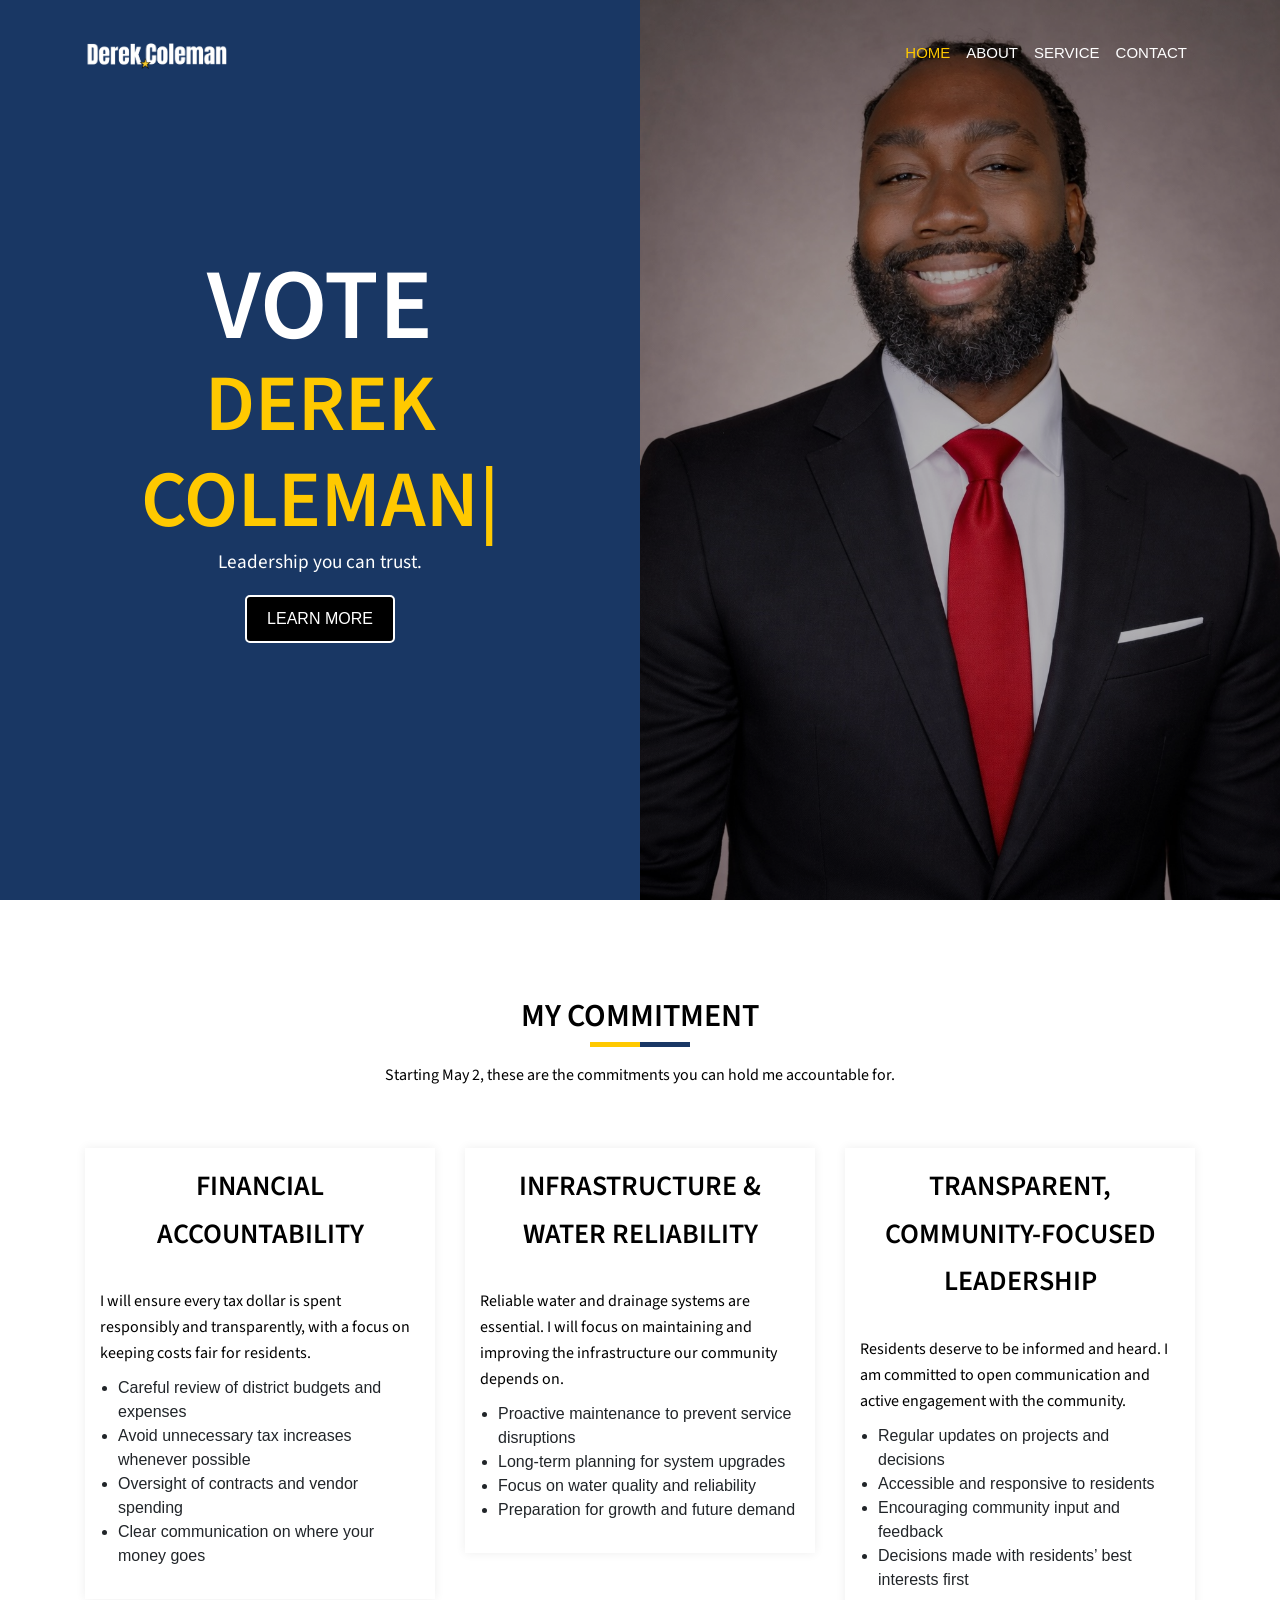
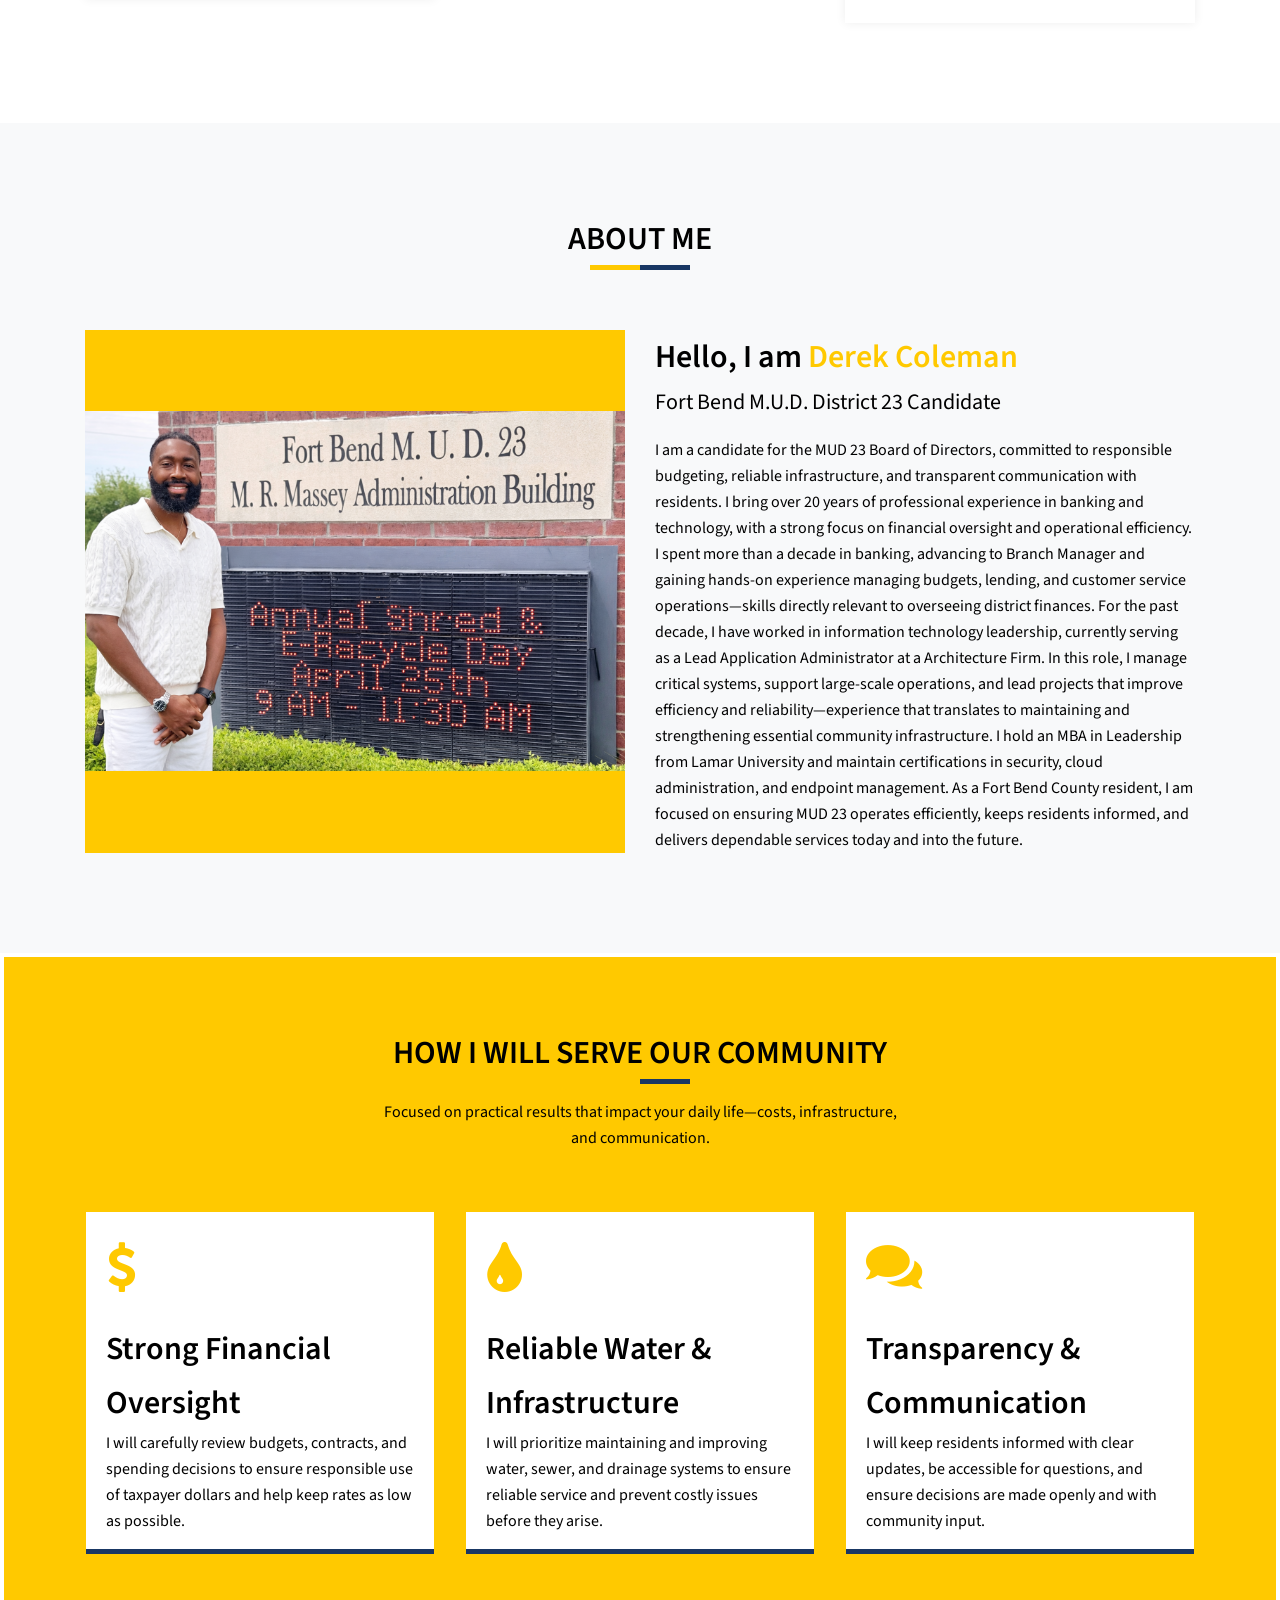
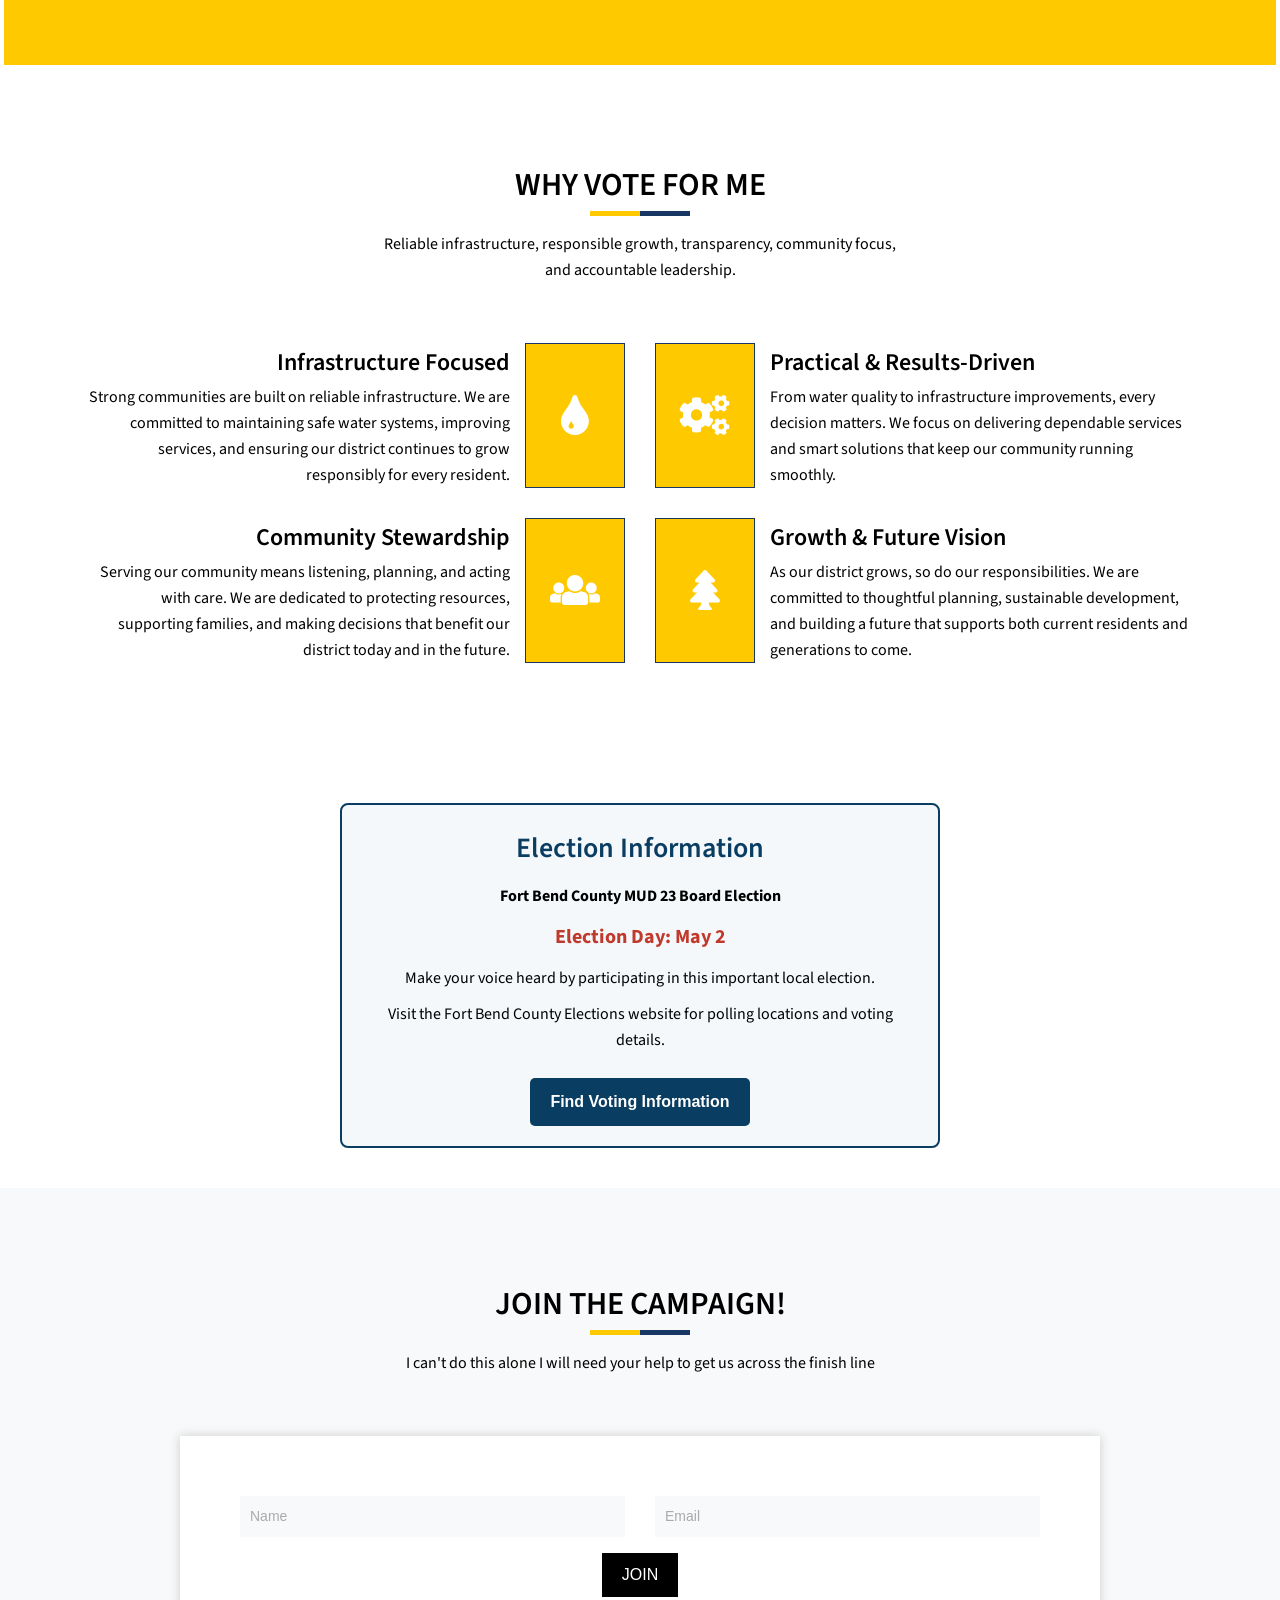
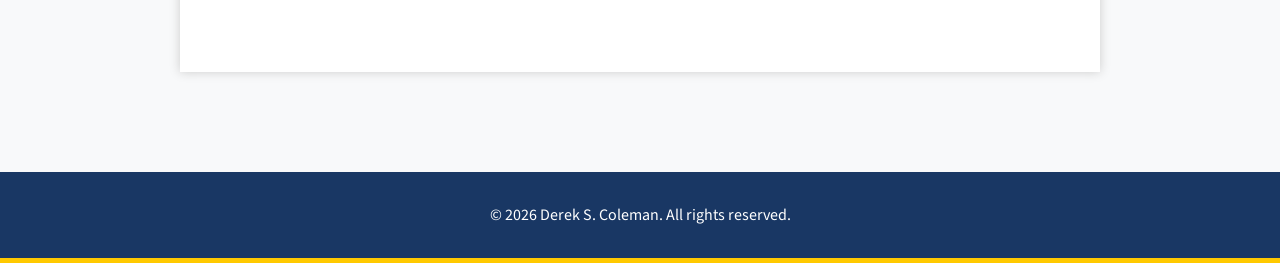
<file: index.html>
<!DOCTYPE html>
<html lang="en">

<head>
    <meta name="viewport" content="width=device-width, initial-scale=1">
    <meta http-equiv="X-UA-Compatible" content="IE=edge" />
    <meta charset="UTF-8">
    <title>Derek Coleman - MUD</title>

    <!-- ====== Google Fonts ====== -->
    <link href="https://fonts.googleapis.com/css?family=Source+Sans+Pro:300,400,600" rel="stylesheet">

    <!-- ====== ALL CSS ====== -->
    <link rel="stylesheet" href="derek-master/assets/css/bootstrap.min.css">
    <link rel="stylesheet" href="derek-master/assets/css/fontawesome-all.min.css">
    <link rel="stylesheet" href="derek-master/assets/css/lightbox.min.css">
    <link rel="stylesheet" href="derek-master/assets/css/owl.carousel.min.css">
    <link rel="stylesheet" href="derek-master/assets/css/animate.css">
    <link rel="stylesheet" href="derek-master/style.css">
    <link rel="stylesheet" href="derek-master/assets/css/responsive.css">

</head>

<body data-spy="scroll" data-target=".navbar-nav">
    
     <!-- Preloader -->
    <div class="preloader">
        <div class="spinner">
            <div class="cube1"></div>
            <div class="cube2"></div>
        </div>
    </div>
    <!-- // Preloader -->
    

    <!-- ====== Header ====== -->
    <header id="header" class="header">
        <!-- ====== Navbar ====== -->
        <nav class="navbar navbar-expand-lg fixed-top">
            <div class="container">
                <!-- Logo -->
                <a class="navbar-brand logo" href="index.html">
                    <img src="derek-master/assets/images/campaign_logo.png" alt="logo">
                </a>
                <!-- // Logo -->

                <!-- Mobile Menu -->
                <button class="navbar-toggler" type="button" data-toggle="collapse" data-target="#navbarSupportedContent" aria-expanded="false"><span><i class="fa fa-bars"></i></span></button>
                <!-- Mobile Menu -->

                <div class="collapse navbar-collapse main-menu" id="navbarSupportedContent">
                    <ul class="navbar-nav ml-auto">
                        <li class="nav-item active"><a class="nav-link" href="#home">HOME</a></li>
                        <li class="nav-item"><a class="nav-link" href="#about">ABOUT</a></li>
                        <li class="nav-item"><a class="nav-link" href="#service">SERVICE</a></li>
                        <li class="nav-item"><a class="nav-link pr0" href="#contact">CONTACT</a></li>
                    </ul>
                </div>
            </div>
        </nav>
        <!-- ====== // Navbar ====== -->
    </header>
    <!-- ====== // Header ====== -->

    <!-- ====== Hero Area ====== -->
     <div class="hero-aria" id="home">
         <div class="hero-split">

             <!-- LEFT SIDE -->
             <div class="hero-left">
                 <div class="container">
                     <div class="hero-content">
                         <h2 class="text-uppercase">VOTE</h2>
                         <h3 class="text-uppercase"><span class="typed"></span></h3>
                         <p>Leadership you can trust.</p>
                         <a href="#about" class="button smooth-scroll">Learn More</a>
                     </div>
                 </div>
             </div>

             <!-- RIGHT SIDE -->
             <div class="hero-right">
                 <div class="hero-area-slids owl-carousel">
                     <div class="single-slider">
                         <div class="slider-bg" style="background-image: url(derek-master/assets/images/campaign_portrait.jpeg);"></div>
                     </div>
                     <div class="single-slider">
                         <div class="slider-bg" style="background-image: url(derek-master/assets/images/campaign_flyer_2.PNG);"></div>
                     </div>
                 </div>
             </div>

         </div>
     </div>
    <!-- ====== //Hero Area ====== -->

    <!-- ====== Featured Area ====== -->
     <section id="featured" class="section-padding pb-70">
         <div class="container">
             <div class="row justify-content-center">
                 <div class="col-lg-6 ">
                     <div class="section-title text-center">
                         <h2>My Commitment</h2>
                         <p>Starting May 2, these are the commitments you can hold me accountable for.</p>
                     </div>
                 </div>
             </div>
             <div class="row">
                 <!-- Financial Accountability -->
                 <div class="col-lg-4 col-md-6">
                     <div class="single-featured-item-wrap">
                         <h3><a href="#">Financial Accountability</a></h3>
                         <div class="single-featured-item">
                             <div class="featured-icon">
                                 <!-- icon unchanged -->
                             </div>
                             <p>
                                 I will ensure every tax dollar is spent responsibly and transparently, with a focus on keeping costs fair for residents.
                             </p>
                             <ul style="padding-left: 18px; margin-top: 10px;">
                                 <li>Careful review of district budgets and expenses</li>
                                 <li>Avoid unnecessary tax increases whenever possible</li>
                                 <li>Oversight of contracts and vendor spending</li>
                                 <li>Clear communication on where your money goes</li>
                             </ul>
                         </div>
                     </div>
                 </div>

                 <!-- Infrastructure -->
                 <div class="col-lg-4 col-md-6">
                     <div class="single-featured-item-wrap">
                         <h3><a href="#">Infrastructure & Water Reliability</a></h3>
                         <div class="single-featured-item">
                             <div class="featured-icon">
                                 <!-- icon unchanged -->
                             </div>
                             <p>
                                 Reliable water and drainage systems are essential. I will focus on maintaining and improving the infrastructure our community depends on.
                             </p>
                             <ul style="padding-left: 18px; margin-top: 10px;">
                                 <li>Proactive maintenance to prevent service disruptions</li>
                                 <li>Long-term planning for system upgrades</li>
                                 <li>Focus on water quality and reliability</li>
                                 <li>Preparation for growth and future demand</li>
                             </ul>
                         </div>
                     </div>
                 </div>

                 <!-- Community -->
                 <div class="col-lg-4 col-md-6">
                     <div class="single-featured-item-wrap">
                         <h3><a href="#">Transparent, Community-Focused Leadership</a></h3>
                         <div class="single-featured-item">
                             <div class="featured-icon">
                                 <!-- icon unchanged -->
                             </div>
                             <p>
                                 Residents deserve to be informed and heard. I am committed to open communication and active engagement with the community.
                             </p>
                             <ul style="padding-left: 18px; margin-top: 10px;">
                                 <li>Regular updates on projects and decisions</li>
                                 <li>Accessible and responsive to residents</li>
                                 <li>Encouraging community input and feedback</li>
                                 <li>Decisions made with residents’ best interests first</li>
                             </ul>
                         </div>
                     </div>
                 </div>

             </div>
         </div>
     </section>
    <!-- ====== //Featured Area ====== -->

    <!-- ====== About Area ====== -->
    <section id="about" class="section-padding about-area bg-light">
        <div class="container">
            <!-- Section Title -->
            <div class="row justify-content-center">
                <div class="col-lg-6 ">
                    <div class="section-title text-center">
                        <h2>About Me</h2>
                    </div>
                </div>
            </div>
            <!-- //Section Title -->
            <div class="row">
                <div class="col-lg-6">
                    <div class="about-bg" style="background-image:url(derek-master/assets/images/new_about_image.png)">
                        <!-- Social Link -->
<!--                        <div class="social-aria">-->
<!--                            <a target="_blank" href="#"><i class="fab fa-facebook-f"></i></a>-->
<!--                            <a target="_blank" href="#"><i class="fab fa-instagram"></i></a>-->
<!--                        </div>-->
                        <!-- // Social Link -->
                    </div>
                </div>
                <div class="col-lg-6">
                    <div class="about-content">
                        <h2>Hello, I am <span>Derek Coleman</span></h2>
                        <h4>Fort Bend M.U.D. District 23 Candidate</h4>
                        <p>I am a candidate for the MUD 23 Board of Directors, committed to responsible budgeting, reliable infrastructure, and transparent communication with residents.

                            I bring over 20 years of professional experience in banking and technology, with a strong focus on financial oversight and operational efficiency. I spent more than a decade in banking, advancing to Branch Manager and gaining hands-on experience managing budgets, lending, and customer service operations—skills directly relevant to overseeing district finances.

                            For the past decade, I have worked in information technology leadership, currently serving as a Lead Application Administrator at a Architecture Firm. In this role, I manage critical systems, support large-scale operations, and lead projects that improve efficiency and reliability—experience that translates to maintaining and strengthening essential community infrastructure.

                            I hold an MBA in Leadership from Lamar University and maintain certifications in security, cloud administration, and endpoint management.

                            As a Fort Bend County resident, I am focused on ensuring MUD 23 operates efficiently, keeps residents informed, and delivers dependable services today and into the future.</p>

                    </div>
                </div>
            </div>
        </div>
    </section>
    <!-- ====== // About Area ====== -->

    <!-- ====== Service Section ====== -->
     <section id="service" class="section-padding pb-70 m-1 service-area bg-light">
         <div class="container">

             <!-- Section Title -->
             <div class="row justify-content-center">
                 <div class="col-lg-6">
                     <div class="section-title text-center">
                         <h2>How I Will Serve Our Community</h2>
                         <p>Focused on practical results that impact your daily life—costs, infrastructure, and communication.</p>
                     </div>
                 </div>
             </div>

             <div class="row">

                 <!-- Financial Oversight -->
                 <div class="col-lg-4 col-md-6">
                     <div class="single-service">
                         <div class="service-icon">
                             <i class="fa fa-dollar-sign"></i>
                         </div>
                         <h2>Strong Financial Oversight</h2>
                         <p>
                             I will carefully review budgets, contracts, and spending decisions to ensure responsible use of taxpayer dollars and help keep rates as low as possible.
                         </p>
                     </div>
                 </div>

                 <!-- Infrastructure -->
                 <div class="col-lg-4 col-md-6">
                     <div class="single-service">
                         <div class="service-icon">
                             <i class="fa fa-tint"></i>
                         </div>
                         <h2>Reliable Water & Infrastructure</h2>
                         <p>
                             I will prioritize maintaining and improving water, sewer, and drainage systems to ensure reliable service and prevent costly issues before they arise.
                         </p>
                     </div>
                 </div>

                 <!-- Transparency -->
                 <div class="col-lg-4 col-md-6">
                     <div class="single-service">
                         <div class="service-icon">
                             <i class="fa fa-comments"></i>
                         </div>
                         <h2>Transparency & Communication</h2>
                         <p>
                             I will keep residents informed with clear updates, be accessible for questions, and ensure decisions are made openly and with community input.
                         </p>
                     </div>
                 </div>

             </div>

         </div>
     </section>
    <!-- ====== //Service Section ====== -->

    <!-- ====== Why choose Me Section ====== -->
     <section id="why-vote" class="section-padding why-choose-us pb-70">
         <div class="container">
             <!-- Section Title -->
             <div class="row justify-content-center">
                 <div class="col-lg-6">
                     <div class="section-title text-center">
                         <h2>Why Vote For Me</h2>
                         <p>Reliable infrastructure, responsible growth, transparency, community focus, and accountable leadership.</p>
                     </div>
                 </div>
             </div>
             <!-- //Section Title -->

             <div class="row">
                 <!-- Infrastructure Focused -->
                 <div class="col-md-6">
                     <div class="single-why-me why-me-left">
                         <div class="why-me-icon">
                             <div class="d-table">
                                 <div class="d-table-cell">
                                     <i class="fas fa-tint"></i>
                                 </div>
                             </div>
                         </div>
                         <h4>Infrastructure Focused</h4>
                         <p>Strong communities are built on reliable infrastructure. We are committed to maintaining safe water systems, improving services, and ensuring our district continues to grow responsibly for every resident.</p>
                     </div>
                 </div>

                 <!-- Practical & Results-Driven -->
                 <div class="col-md-6">
                     <div class="single-why-me why-me-right">
                         <div class="why-me-icon">
                             <div class="d-table">
                                 <div class="d-table-cell">
                                     <i class="fas fa-cogs"></i>
                                 </div>
                             </div>
                         </div>
                         <h4>Practical & Results-Driven</h4>
                         <p>From water quality to infrastructure improvements, every decision matters. We focus on delivering dependable services and smart solutions that keep our community running smoothly.</p>
                     </div>
                 </div>

                 <!-- Community Stewardship -->
                 <div class="col-md-6">
                     <div class="single-why-me why-me-left">
                         <div class="why-me-icon">
                             <div class="d-table">
                                 <div class="d-table-cell">
                                     <i class="fas fa-users"></i>
                                 </div>
                             </div>
                         </div>
                         <h4>Community Stewardship</h4>
                         <p>Serving our community means listening, planning, and acting with care. We are dedicated to protecting resources, supporting families, and making decisions that benefit our district today and in the future.</p>
                     </div>
                 </div>

                 <!-- Growth & Future Vision -->
                 <div class="col-md-6">
                     <div class="single-why-me why-me-right">
                         <div class="why-me-icon">
                             <div class="d-table">
                                 <div class="d-table-cell">
                                     <i class="fas fa-tree"></i>
                                 </div>
                             </div>
                         </div>
                         <h4>Growth & Future Vision</h4>
                         <p>As our district grows, so do our responsibilities. We are committed to thoughtful planning, sustainable development, and building a future that supports both current residents and generations to come.</p>
                     </div>
                 </div>
             </div>
         </div>
     </section>
     <div class="election-info">
         <h2>Election Information</h2>

         <p><strong>Fort Bend County MUD 23 Board Election</strong></p>

         <p class="election-day">Election Day: May 2</p>

         <p>Make your voice heard by participating in this important local election.</p>

         <p>Visit the Fort Bend County Elections website for polling locations and voting details.</p>

         <a href="https://www.fortbendcountytx.gov/government/departments/elections-voter-registration"
            target="_blank">
             Find Voting Information
         </a>
     </div>
    <!-- ====== //Why choose Me Section ====== -->

<!--    &lt;!&ndash; ====== Portfolio Section ====== &ndash;&gt;-->
<!--    <section id="portfolio" class="section-padding pb-85 portfolio-area bg-light">-->
<!--        <div class="container">-->
<!--            &lt;!&ndash; Section Title &ndash;&gt;-->
<!--            <div class="row justify-content-center">-->
<!--                <div class="col-lg-6 ">-->
<!--                    <div class="section-title text-center">-->
<!--                        <h2>Recent Work</h2>-->
<!--                        <p>Lorem ipsum dolor sit amet, consectetur adipisicing elit.</p>-->
<!--                    </div>-->
<!--                </div>-->
<!--            </div>-->
<!--            &lt;!&ndash; //Section Title &ndash;&gt;-->
<!--            <div class="row justify-content-center">-->
<!--                &lt;!&ndash; Work List Menu&ndash;&gt;-->
<!--                <div class="col-lg-8">-->
<!--                    <div class="work-list text-center">-->
<!--                        <ul>-->
<!--                            <li class="filter" class="active" data-filter="all">ALL</li>-->
<!--                            <li class="filter" data-filter=".web">Web Design</li>-->
<!--                            <li class="filter" data-filter=".graphic">Graphic</li>-->
<!--                            <li class="filter" data-filter=".logo">Logo</li>-->
<!--                            <li class="filter" data-filter=".wp">Wordpress</li>-->
<!--                            <li class="filter" data-filter=".other">Other</li>-->
<!--                        </ul>-->
<!--                    </div>-->
<!--                </div>-->
<!--                &lt;!&ndash; // Work List Menu &ndash;&gt;-->
<!--            </div>-->
<!--            <div class="row portfolio">-->
<!--                &lt;!&ndash; Single Portfolio &ndash;&gt;-->
<!--                <div class="col-lg-4 col-md-6 mix wp graphic">-->
<!--                    <div class="single-portfolio" style="background-image: url(assets/images/portfolio/img-1.jpg)">-->
<!--                        <div class="portfolio-icon text-center">-->
<!--                            <a data-lightbox='lightbox' href="assets/images/portfolio/img-1.jpg"><i class="fas fa-expand-arrows-alt"></i></a>-->
<!--                        </div>-->
<!--                        <div class="portfolio-hover">-->
<!--                            <h4>Project <span>Name</span></h4>-->
<!--                        </div>-->
<!--                    </div>-->
<!--                </div>-->
<!--                &lt;!&ndash; // Single Portfolio &ndash;&gt;-->
<!--                &lt;!&ndash; Single Portfolio &ndash;&gt;-->
<!--                <div class="col-lg-4 col-md-6 mix logo web graphic other wp">-->
<!--                    <div class="single-portfolio" style="background-image: url(assets/images/portfolio/img-2.jpg)">-->
<!--                        <div class="portfolio-icon text-center">-->
<!--                            <a data-lightbox='lightbox' href="assets/images/portfolio/img-2.jpg"><i class="fas fa-expand-arrows-alt"></i></a>-->
<!--                        </div>-->
<!--                        <div class="portfolio-hover">-->
<!--                            <h4>Project <span>Name</span></h4>-->
<!--                        </div>-->
<!--                    </div>-->
<!--                </div>-->
<!--                &lt;!&ndash; // Single Portfolio &ndash;&gt;-->
<!--                &lt;!&ndash; Single Portfolio &ndash;&gt;-->
<!--                <div class="col-lg-4 col-md-6 mix wp other">-->
<!--                    <div class="single-portfolio" style="background-image: url(assets/images/portfolio/img-3.jpg)">-->
<!--                        <div class="portfolio-icon text-center">-->
<!--                            <a data-lightbox='lightbox' href="assets/images/portfolio/img-3.jpg"><i class="fas fa-expand-arrows-alt"></i></a>-->
<!--                        </div>-->
<!--                        <div class="portfolio-hover">-->
<!--                            <h4>Project <span>Name</span></h4>-->
<!--                        </div>-->
<!--                    </div>-->
<!--                </div>-->
<!--                &lt;!&ndash; // Single Portfolio &ndash;&gt;-->
<!--                &lt;!&ndash; Single Portfolio &ndash;&gt;-->
<!--                <div class="col-lg-4 col-md-6 mix logo other graphic wp web">-->
<!--                    <div class="single-portfolio" style="background-image: url(assets/images/portfolio/img-4.jpg)">-->
<!--                        <div class="portfolio-icon text-center">-->
<!--                            <a data-lightbox='lightbox' href="assets/images/portfolio/img-4.jpg"><i class="fas fa-expand-arrows-alt"></i></a>-->
<!--                        </div>-->
<!--                        <div class="portfolio-hover">-->
<!--                            <h4>Project <span>Name</span></h4>-->
<!--                        </div>-->
<!--                    </div>-->
<!--                </div>-->
<!--                &lt;!&ndash; // Single Portfolio &ndash;&gt;-->
<!--                &lt;!&ndash; Single Portfolio &ndash;&gt;-->
<!--                <div class="col-lg-4 col-md-6 mix logo other wp graphic web">-->
<!--                    <div class="single-portfolio" style="background-image: url(assets/images/portfolio/img-5.jpg)">-->
<!--                        <div class="portfolio-icon text-center">-->
<!--                            <a data-lightbox='lightbox' href="assets/images/portfolio/img-5.jpg"><i class="fas fa-expand-arrows-alt"></i></a>-->
<!--                        </div>-->
<!--                        <div class="portfolio-hover">-->
<!--                            <h4>Project <span>Name</span></h4>-->
<!--                        </div>-->
<!--                    </div>-->
<!--                </div>-->
<!--                &lt;!&ndash; // Single Portfolio &ndash;&gt;-->
<!--                &lt;!&ndash; Single Portfolio &ndash;&gt;-->
<!--                <div class="col-lg-4 col-md-6 mix wp logo graphic web">-->
<!--                    <div class="single-portfolio" style="background-image: url(assets/images/portfolio/img-6.jpg)">-->
<!--                        <div class="portfolio-icon text-center">-->
<!--                            <a data-lightbox='lightbox' href="assets/images/portfolio/img-6.jpg"><i class="fas fa-expand-arrows-alt"></i></a>-->
<!--                        </div>-->
<!--                        <div class="portfolio-hover other">-->
<!--                            <h4>Project <span>Name</span></h4>-->
<!--                        </div>-->
<!--                    </div>-->
<!--                </div>-->
<!--                &lt;!&ndash; // Single Portfolio &ndash;&gt;-->
<!--                &lt;!&ndash; Single Portfolio &ndash;&gt;-->
<!--                <div class="col-lg-4 col-md-6 mix web wp">-->
<!--                    <div class="single-portfolio" style="background-image: url(assets/images/portfolio/img-7.jpg)">-->
<!--                        <div class="portfolio-icon text-center">-->
<!--                            <a data-lightbox='lightbox' href="assets/images/portfolio/img-7.jpg"><i class="fas fa-expand-arrows-alt"></i></a>-->
<!--                        </div>-->
<!--                        <div class="portfolio-hover">-->
<!--                            <h4>Project <span>Name</span></h4>-->
<!--                        </div>-->
<!--                    </div>-->
<!--                </div>-->
<!--                &lt;!&ndash; // Single Portfolio &ndash;&gt;-->
<!--                &lt;!&ndash; Single Portfolio &ndash;&gt;-->
<!--                <div class="col-lg-4 col-md-6 mix logo graphic wp web">-->
<!--                    <div class="single-portfolio" style="background-image: url(assets/images/portfolio/img-8.jpg)">-->
<!--                        <div class="portfolio-icon text-center">-->
<!--                            <a data-lightbox='lightbox' href="assets/images/portfolio/img-8.jpg"><i class="fas fa-expand-arrows-alt"></i></a>-->
<!--                        </div>-->
<!--                        <div class="portfolio-hover">-->
<!--                            <h4>Project <span>Name</span></h4>-->
<!--                        </div>-->
<!--                    </div>-->
<!--                </div>-->
<!--                &lt;!&ndash; // Single Portfolio &ndash;&gt;-->
<!--                &lt;!&ndash; Single Portfolio &ndash;&gt;-->
<!--                <div class="col-lg-4 col-md-6 mix other logo web">-->
<!--                    <div class="single-portfolio" style="background-image: url(assets/images/portfolio/img-9.jpg)">-->
<!--                        <div class="portfolio-icon text-center">-->
<!--                            <a data-lightbox='lightbox' href="assets/images/portfolio/img-9.jpg"><i class="fas fa-expand-arrows-alt"></i></a>-->
<!--                        </div>-->
<!--                        <div class="portfolio-hover">-->
<!--                            <h4>Project <span>Name</span></h4>-->
<!--                        </div>-->
<!--                    </div>-->
<!--                </div>-->
<!--                &lt;!&ndash; // Single Portfolio &ndash;&gt;-->
<!--            </div>-->
<!--        </div>-->
<!--    </section>-->
<!--    &lt;!&ndash; ====== // Portfolio Section ====== &ndash;&gt;-->

<!--    &lt;!&ndash; ====== Frequently asked questions ====== &ndash;&gt;-->
<!--    <section class="section-padding faq-area bg-secondary">-->
<!--        <div class="container">-->
<!--            &lt;!&ndash; Section Title &ndash;&gt;-->
<!--            <div class="row justify-content-center">-->
<!--                <div class="col-lg-6 ">-->
<!--                    <div class="section-title text-center faq-title">-->
<!--                        <h2>Frequently asked questions</h2>-->
<!--                        <p>Lorem ipsum dolor sit amet, consectetur adipisicing elit.</p>-->
<!--                    </div>-->
<!--                </div>-->
<!--            </div>-->
<!--            &lt;!&ndash; //Section Title &ndash;&gt;-->
<!--            <div class="row">-->
<!--                <div class="col-lg-5">-->
<!--                    <div class="faq-bg bg-img" style="background-image: url(assets/images/faq.jpeg)"></div>-->
<!--                </div>-->
<!--                <div class="col-lg-7">-->
<!--                    &lt;!&ndash; FAQ Content &ndash;&gt;-->
<!--                    <div class="faq-content" id="accordion">-->

<!--                        &lt;!&ndash; Single FAQ &ndash;&gt;-->
<!--                        <div class="single-faq">-->

<!--                            &lt;!&ndash; FAQ Header &ndash;&gt;-->
<!--                            <h4 class="collapsed" data-toggle="collapse" data-target="#faq-1">Collapsible Group Item One</h4>-->
<!--                            &lt;!&ndash; // FAQ Header &ndash;&gt;-->

<!--                            &lt;!&ndash; FAQ Content &ndash;&gt;-->
<!--                            <div id="faq-1" class="collapse show" data-parent="#accordion">-->
<!--                                <div class="faq-body">-->
<!--                                    Lorem ipsum dolor sit amet, consectetur adipisicing elit. Quaerat illo et, eum rerum nihil totam. Dolore atque quasi aspernatur fugiat commodi pariatur dignissimos, similique deleniti alias cumque, ea dolorum maiores, reprehenderit iusto quo officiis magni quibusdam est illum repellat adipisci quam qui error fugit? Fuga quam doloribus quas voluptas ducimus, adipisci minima quo consequatur ex!-->
<!--                                </div>-->
<!--                            </div>-->
<!--                            &lt;!&ndash; FAQ Content &ndash;&gt;-->
<!--                        </div>-->
<!--                        &lt;!&ndash; // Single FAQ &ndash;&gt;-->

<!--                        &lt;!&ndash; Single FAQ &ndash;&gt;-->
<!--                        <div class="single-faq">-->

<!--                            &lt;!&ndash; FAQ Header &ndash;&gt;-->
<!--                            <h4 class="collapsed" data-toggle="collapse" data-target="#faq-2">Lorem ipsum dolor sit amet Two</h4>-->
<!--                            &lt;!&ndash; // FAQ Header &ndash;&gt;-->

<!--                            &lt;!&ndash; FAQ Content &ndash;&gt;-->
<!--                            <div id="faq-2" class="collapse" data-parent="#accordion">-->
<!--                                <div class="faq-body">-->
<!--                                    Lorem ipsum dolor sit amet, consectetur adipisicing elit. Quaerat illo et, eum rerum nihil totam. Dolore atque quasi aspernatur fugiat commodi pariatur dignissimos, similique deleniti alias cumque, ea dolorum maiores, reprehenderit iusto quo officiis magni quibusdam est illum repellat adipisci quam qui error fugit? Fuga quam doloribus quas voluptas ducimus, adipisci minima quo consequatur ex!-->
<!--                                </div>-->
<!--                            </div>-->
<!--                            &lt;!&ndash; FAQ Content &ndash;&gt;-->
<!--                        </div>-->
<!--                        &lt;!&ndash; // Single FAQ &ndash;&gt;-->

<!--                        &lt;!&ndash; Single FAQ &ndash;&gt;-->
<!--                        <div class="single-faq">-->

<!--                            &lt;!&ndash; FAQ Header &ndash;&gt;-->
<!--                            <h4 class="collapsed" data-toggle="collapse" data-target="#faq-3">Collapsible Group Item Three</h4>-->
<!--                            &lt;!&ndash; // FAQ Header &ndash;&gt;-->

<!--                            &lt;!&ndash; FAQ Content &ndash;&gt;-->
<!--                            <div id="faq-3" class="collapse" data-parent="#accordion">-->
<!--                                <div class="faq-body">-->
<!--                                    Lorem ipsum dolor sit amet, consectetur adipisicing elit. Quaerat illo et, eum rerum nihil totam. Dolore atque quasi aspernatur fugiat commodi pariatur dignissimos, similique deleniti alias cumque, ea dolorum maiores, reprehenderit iusto quo officiis magni quibusdam est illum repellat adipisci quam qui error fugit? Fuga quam doloribus quas voluptas ducimus, adipisci minima quo consequatur ex!-->
<!--                                </div>-->
<!--                            </div>-->
<!--                            &lt;!&ndash; FAQ Content &ndash;&gt;-->
<!--                        </div>-->
<!--                        &lt;!&ndash; // Single FAQ &ndash;&gt;-->

<!--                    </div>-->
<!--                    &lt;!&ndash; FAQ Content &ndash;&gt;-->
<!--                </div>-->
<!--            </div>-->
<!--        </div>-->
<!--    </section>-->
<!--    &lt;!&ndash; ====== // Frequently asked questions ====== &ndash;&gt;-->

<!--    &lt;!&ndash; ====== Blog Section ====== &ndash;&gt;-->
<!--    <section class="section-padding pb-70 blog-section bg-light">-->
<!--        <div class="container">-->
<!--            &lt;!&ndash; Section Title &ndash;&gt;-->
<!--            <div class="row justify-content-center">-->
<!--                <div class="col-lg-6 ">-->
<!--                    <div class="section-title text-center">-->
<!--                        <h2>Blog Area</h2>-->
<!--                        <p>Lorem ipsum dolor sit amet, consectetur adipisicing elit.</p>-->
<!--                    </div>-->
<!--                </div>-->
<!--            </div>-->
<!--            &lt;!&ndash; //Section Title &ndash;&gt;-->
<!--            <div class="row">-->
<!--                &lt;!&ndash; Single Blog &ndash;&gt;-->
<!--                <div class="col-lg-4 col-md-6">-->
<!--                    <div class="single-blog">-->
<!--                        <div class="blog-thumb" style="background-image: url(assets/images/blog/img-1.jpg)"></div>-->
<!--                        <h4 class="blog-title"><a href="single-blog.html">Full Responsive</a></h4>-->
<!--                        <p class="blog-meta"><a href="#">AL Mamun</a>, 22 FEB 2018</p>-->
<!--                        <p>Lorem ipsum dolor sit amet, consectetur adipisicing elit. Doloremque similique velit, officiis non.</p>-->
<!--                        <a href="single-blog.html" class="button">Read More</a>-->
<!--                    </div>-->
<!--                </div>-->
<!--                &lt;!&ndash; Single Blog &ndash;&gt;-->
<!--                &lt;!&ndash; Single Blog &ndash;&gt;-->
<!--                <div class="col-lg-4 col-md-6">-->
<!--                    <div class="single-blog">-->
<!--                        <div class="blog-thumb" style="background-image: url(assets/images/blog/img-2.jpg)"></div>-->
<!--                        <h4 class="blog-title"><a href="single-blog.html">Lifetime free Update</a></h4>-->
<!--                        <p class="blog-meta"><a href="#">AL Mamun</a>, 22 FEB 2018</p>-->
<!--                        <p>Lorem ipsum dolor sit amet, consectetur adipisicing elit. Doloremque similique velit, officiis non.</p>-->
<!--                        <a href="single-blog.html" class="button">Read More</a>-->
<!--                    </div>-->
<!--                </div>-->
<!--                &lt;!&ndash; Single Blog &ndash;&gt;-->
<!--                &lt;!&ndash; Single Blog &ndash;&gt;-->
<!--                <div class="col-lg-4 col-md-6">-->
<!--                    <div class="single-blog">-->
<!--                        <div class="blog-thumb" style="background-image: url(assets/images/blog/img-3.jpg)"></div>-->
<!--                        <h4 class="blog-title"><a href="single-blog.html">Unlimited Support</a></h4>-->
<!--                        <p class="blog-meta"><a href="#">AL Mamun</a>, 22 FEB 2018</p>-->
<!--                        <p>Lorem ipsum dolor sit amet, consectetur adipisicing elit. Doloremque similique velit, officiis non.</p>-->
<!--                        <a href="single-blog.html" class="button">Read More</a>-->
<!--                    </div>-->
<!--                </div>-->
<!--                &lt;!&ndash; Single Blog &ndash;&gt;-->
<!--            </div>-->
<!--        </div>-->
<!--    </section>-->
<!--    &lt;!&ndash; ====== // Blog Section ====== &ndash;&gt;-->


<!--    &lt;!&ndash; ====== Testimonial Section ====== &ndash;&gt;-->
<!--    <section id="testimonial" class="section-padding bg-secondary testimonial-area">-->
<!--        <div class="container bg-white">-->
<!--            &lt;!&ndash; Section Title &ndash;&gt;-->
<!--            <div class="row justify-content-center">-->
<!--                <div class="col-lg-6 ">-->
<!--                    <div class="section-title text-center">-->
<!--                        <h2>Testimonial</h2>-->
<!--                        <p>Lorem ipsum dolor sit amet, consectetur adipisicing elit.</p>-->
<!--                    </div>-->
<!--                </div>-->
<!--            </div>-->
<!--            &lt;!&ndash; //Section Title &ndash;&gt;-->
<!--            <div class="row justify-content-center">-->
<!--                <div class="col-lg-8">-->
<!--                    <div class="testimonials owl-carousel" data-ride="carousel">-->
<!--                        &lt;!&ndash; Single Testimonial &ndash;&gt;-->
<!--                        <div class="single-testimonial text-center">-->
<!--                            <div class="testimonial-quote">-->
<!--                                <i class="fa fa-quote-right"></i>-->
<!--                            </div>-->
<!--                            <p>Lorem ipsum dolor sit amet, consectetur adipisicing elit. Quisquam nam suscipit similique quod eaque adipisci modi recusandae nesciunt veniam, ut, rem eligendi minima et, accusantium?</p>-->
<!--                            <h4>Aseven M <span>CEO - aseven.info</span></h4>-->

<!--                        </div>-->
<!--                        &lt;!&ndash; // Single Testimonial &ndash;&gt;-->
<!--                        &lt;!&ndash; Single Testimonial &ndash;&gt;-->
<!--                        <div class="single-testimonial text-center">-->
<!--                            <div class="testimonial-quote">-->
<!--                                <i class="fa fa-quote-right"></i>-->
<!--                            </div>-->
<!--                            <p>Lorem ipsum dolor sit amet, consectetur adipisicing elit. Quisquam nam suscipit similique quod eaque adipisci modi recusandae nesciunt veniam, ut, rem eligendi minima et, accusantium?</p>-->
<!--                            <h4>Aseven M <span>CEO - aseven.info</span></h4>-->

<!--                        </div>-->
<!--                        &lt;!&ndash; // Single Testimonial &ndash;&gt;-->
<!--                        &lt;!&ndash; Single Testimonial &ndash;&gt;-->
<!--                        <div class="single-testimonial text-center">-->
<!--                            <div class="testimonial-quote">-->
<!--                                <i class="fa fa-quote-right"></i>-->
<!--                            </div>-->
<!--                            <p>Lorem ipsum dolor sit amet, consectetur adipisicing elit. Quisquam nam suscipit similique quod eaque adipisci modi recusandae nesciunt veniam, ut, rem eligendi minima et, accusantium?</p>-->
<!--                            <h4>Aseven M <span>CEO - aseven.info</span></h4>-->

<!--                        </div>-->
<!--                        &lt;!&ndash; // Single Testimonial &ndash;&gt;-->
<!--                    </div>-->
<!--                </div>-->
<!--            </div>-->
<!--        </div>-->
<!--    </section>-->
<!--    &lt;!&ndash; ====== // Testimonial Section ====== &ndash;&gt;-->

<!--    &lt;!&ndash; ====== Team Section ====== &ndash;&gt;-->
<!--    <section class="section-padding pb-70 team-area">-->
<!--        <div class="container">-->
<!--            &lt;!&ndash; Section Title &ndash;&gt;-->
<!--            <div class="row justify-content-center">-->
<!--                <div class="col-lg-6 ">-->
<!--                    <div class="section-title text-center">-->
<!--                        <h2>Team</h2>-->
<!--                        <p>Lorem ipsum dolor sit amet, consectetur adipisicing elit.</p>-->
<!--                    </div>-->
<!--                </div>-->
<!--            </div>-->
<!--            &lt;!&ndash; //Section Title &ndash;&gt;-->
<!--            <div class="row">-->
<!--                &lt;!&ndash; Single Team &ndash;&gt;-->
<!--                <div class="col-lg-3 col-md-4 col-sm-6">-->
<!--                    <div class="single-team">-->
<!--                        <div class="team-thumb" style="background-image: url(assets/images/team/img-1.jpg)">-->
<!--                            <div class="team-social">-->
<!--                                <a target="_blank" href="#"><i class="fab fa-facebook-f"></i></a>-->
<!--                                <a target="_blank" href="#"><i class="fab fa-twitter"></i></a>-->
<!--                                <a target="_blank" href="#"><i class="fab fa-linkedin"></i></a>-->
<!--                                <a target="_blank" href="#"><i class="fab fa-pinterest"></i></a>-->
<!--                            </div>-->
<!--                        </div>-->
<!--                        <div class="team-content">-->
<!--                            <h4>AL Mamun</h4>-->
<!--                            <span>CEO Founder</span>-->
<!--                        </div>-->
<!--                    </div>-->
<!--                </div>-->
<!--                &lt;!&ndash; // Single Team &ndash;&gt;-->
<!--                &lt;!&ndash; Single Team &ndash;&gt;-->
<!--                <div class="col-lg-3 col-md-4 col-sm-6">-->
<!--                    <div class="single-team">-->
<!--                        <div class="team-thumb" style="background-image: url(assets/images/team/img-2.jpg)">-->
<!--                            <div class="team-social">-->
<!--                                <a target="_blank" href="#"><i class="fab fa-facebook-f"></i></a>-->
<!--                                <a target="_blank" href="#"><i class="fab fa-twitter"></i></a>-->
<!--                                <a target="_blank" href="#"><i class="fab fa-linkedin"></i></a>-->
<!--                                <a target="_blank" href="#"><i class="fab fa-pinterest"></i></a>-->
<!--                            </div>-->
<!--                        </div>-->
<!--                        <div class="team-content">-->
<!--                            <h4>AL Mamun</h4>-->
<!--                            <span>CEO Founder</span>-->
<!--                        </div>-->
<!--                    </div>-->
<!--                </div>-->
<!--                &lt;!&ndash; // Single Team &ndash;&gt;-->
<!--                &lt;!&ndash; Single Team &ndash;&gt;-->
<!--                <div class="col-lg-3 col-md-4 col-sm-6">-->
<!--                    <div class="single-team">-->
<!--                        <div class="team-thumb" style="background-image: url(assets/images/team/img-3.jpg)">-->
<!--                            <div class="team-social">-->
<!--                                <a target="_blank" href="#"><i class="fab fa-facebook-f"></i></a>-->
<!--                                <a target="_blank" href="#"><i class="fab fa-twitter"></i></a>-->
<!--                                <a target="_blank" href="#"><i class="fab fa-linkedin"></i></a>-->
<!--                                <a target="_blank" href="#"><i class="fab fa-pinterest"></i></a>-->
<!--                            </div>-->
<!--                        </div>-->
<!--                        <div class="team-content">-->
<!--                            <h4>AL Mamun</h4>-->
<!--                            <span>CEO Founder</span>-->
<!--                        </div>-->
<!--                    </div>-->
<!--                </div>-->
<!--                &lt;!&ndash; // Single Team &ndash;&gt;-->
<!--                &lt;!&ndash; Single Team &ndash;&gt;-->
<!--                <div class="col-lg-3 col-md-4 col-sm-6">-->
<!--                    <div class="single-team">-->
<!--                        <div class="team-thumb" style="background-image: url(assets/images/team/img-4.jpg)">-->
<!--                            <div class="team-social">-->
<!--                                <a target="_blank" href="#"><i class="fab fa-facebook-f"></i></a>-->
<!--                                <a target="_blank" href="#"><i class="fab fa-twitter"></i></a>-->
<!--                                <a target="_blank" href="#"><i class="fab fa-linkedin"></i></a>-->
<!--                                <a target="_blank" href="#"><i class="fab fa-pinterest"></i></a>-->
<!--                            </div>-->
<!--                        </div>-->
<!--                        <div class="team-content">-->
<!--                            <h4>AL Mamun</h4>-->
<!--                            <span>CEO Founder</span>-->
<!--                        </div>-->
<!--                    </div>-->
<!--                </div>-->
<!--                &lt;!&ndash; // Single Team &ndash;&gt;-->
<!--            </div>-->
<!--        </div>-->
<!--    </section>-->
<!--    &lt;!&ndash; ====== // Team Section ====== &ndash;&gt;-->


<!--    &lt;!&ndash; ====== Call to Action Area ====== &ndash;&gt;-->
<!--    <section class="section-padding call-to-action-aria bg-secondary">-->
<!--        <div class="container">-->
<!--            <div class="row">-->
<!--                <div class="col-lg-9">-->
<!--                    <h2>Lorem ipsum dolor sit amet</h2>-->
<!--                    <p>Lorem ipsum dolor sit amet, consectetur adipisicing elit. Nulla fugit optio voluptatem modi, nemo, cupiditate vel, aspernatur, quae consequatur officia unde totam.</p>-->
<!--                </div>-->
<!--                <div class="col-lg-3">-->
<!--                    <div class="cta-button">-->
<!--                        <div class="d-table">-->
<!--                            <div class="d-table-cell">-->
<!--                                <a href="#" class="button">Contact me</a>-->
<!--                            </div>-->
<!--                        </div>-->
<!--                    </div>-->
<!--                </div>-->
<!--            </div>-->
<!--        </div>-->
<!--    </section>-->
<!--    &lt;!&ndash; ====== // Call to Action Area ====== &ndash;&gt;-->



    <!-- ====== Contact Area ====== -->
    <section id="contact" class="section-padding contact-section bg-light">
        <div class="container">
            <!-- Section Title -->
            <div class="row justify-content-center">
                <div class="col-lg-6 ">
                    <div class="section-title text-center">
                        <h2>Join The Campaign!</h2>
                        <p>I can't do this alone I will need your help to get us across the finish line</p>
                    </div>
                </div>
            </div>
            <!-- //Section Title -->

            <!-- Contact Form -->
            <div class="row justify-content-center">
                <div class="col-lg-10">
                    <!-- Form -->
                    <form id="contact-form" action="derek-master/mail.php" method="POST" class="contact-form bg-white">
                        <div class="row">
                            <div class="col-lg-6 form-group">
                                <input type="text" class="form-control" name="name" required placeholder="Name">
                            </div>
                            <div class="col-lg-6 form-group">
                                <input type="email" class="form-control" name="email" required placeholder="Email">
                            </div>
                        </div>
<!--                        <div class="form-group">-->
<!--                            <input type="text" class="form-control" name="subject" required placeholder="Subject">-->
<!--                        </div>-->

<!--                        <div class="form-group">-->
<!--                            <textarea name="message" id="" class="form-control" required placeholder="Message"></textarea>-->
<!--                        </div>-->
                        <div class="form-btn text-center">
                            <button class="button" type="submit">Join</button>
                            <p class="form-message"></p>
                        </div>
                    </form>
                    <!-- // Form -->
                </div>
            </div>
            <!-- // Contact Form -->
        </div>


    </section>
    <!-- ====== // Contact Area ====== -->
<!--     <div class="fyler" style="background-image: url(assets/images/campaign_flyer.PNG); height: 100%; background-size: contain; background-repeat: no-repeat; width: 100%;">-->

<!--     </div>-->


    <!-- ====== Footer Area ====== -->
    <footer class="footer-area">
        <div class="container">
            <div class="row">
                <div class="col-lg-12 text-center">
                    <div class="copyright-text">
                        <p class="text-white">© 2026 Derek S. Coleman. All rights reserved.</p>
                    </div>
                </div>
            </div>
        </div>
    </footer>
    <!-- ====== // Footer Area ====== -->






     <!-- ====== ALL JS ====== -->
    <script src="derek-master/assets/js/jquery-3.3.1.min.js"></script>
    <script src="derek-master/assets/js/bootstrap.min.js"></script>
    <script src="derek-master/assets/js/lightbox.min.js"></script>
    <script src="derek-master/assets/js/owl.carousel.min.js"></script>
    <script src="derek-master/assets/js/jquery.mixitup.js"></script>
    <script src="derek-master/assets/js/wow.min.js"></script>
    <script src="derek-master/assets/js/typed.js"></script>
    <script src="derek-master/assets/js/skill.bar.js"></script>
    <script src="derek-master/assets/js/fact.counter.js"></script>
    <script src="derek-master/assets/js/main.js"></script>

</body>

</html>
</file>
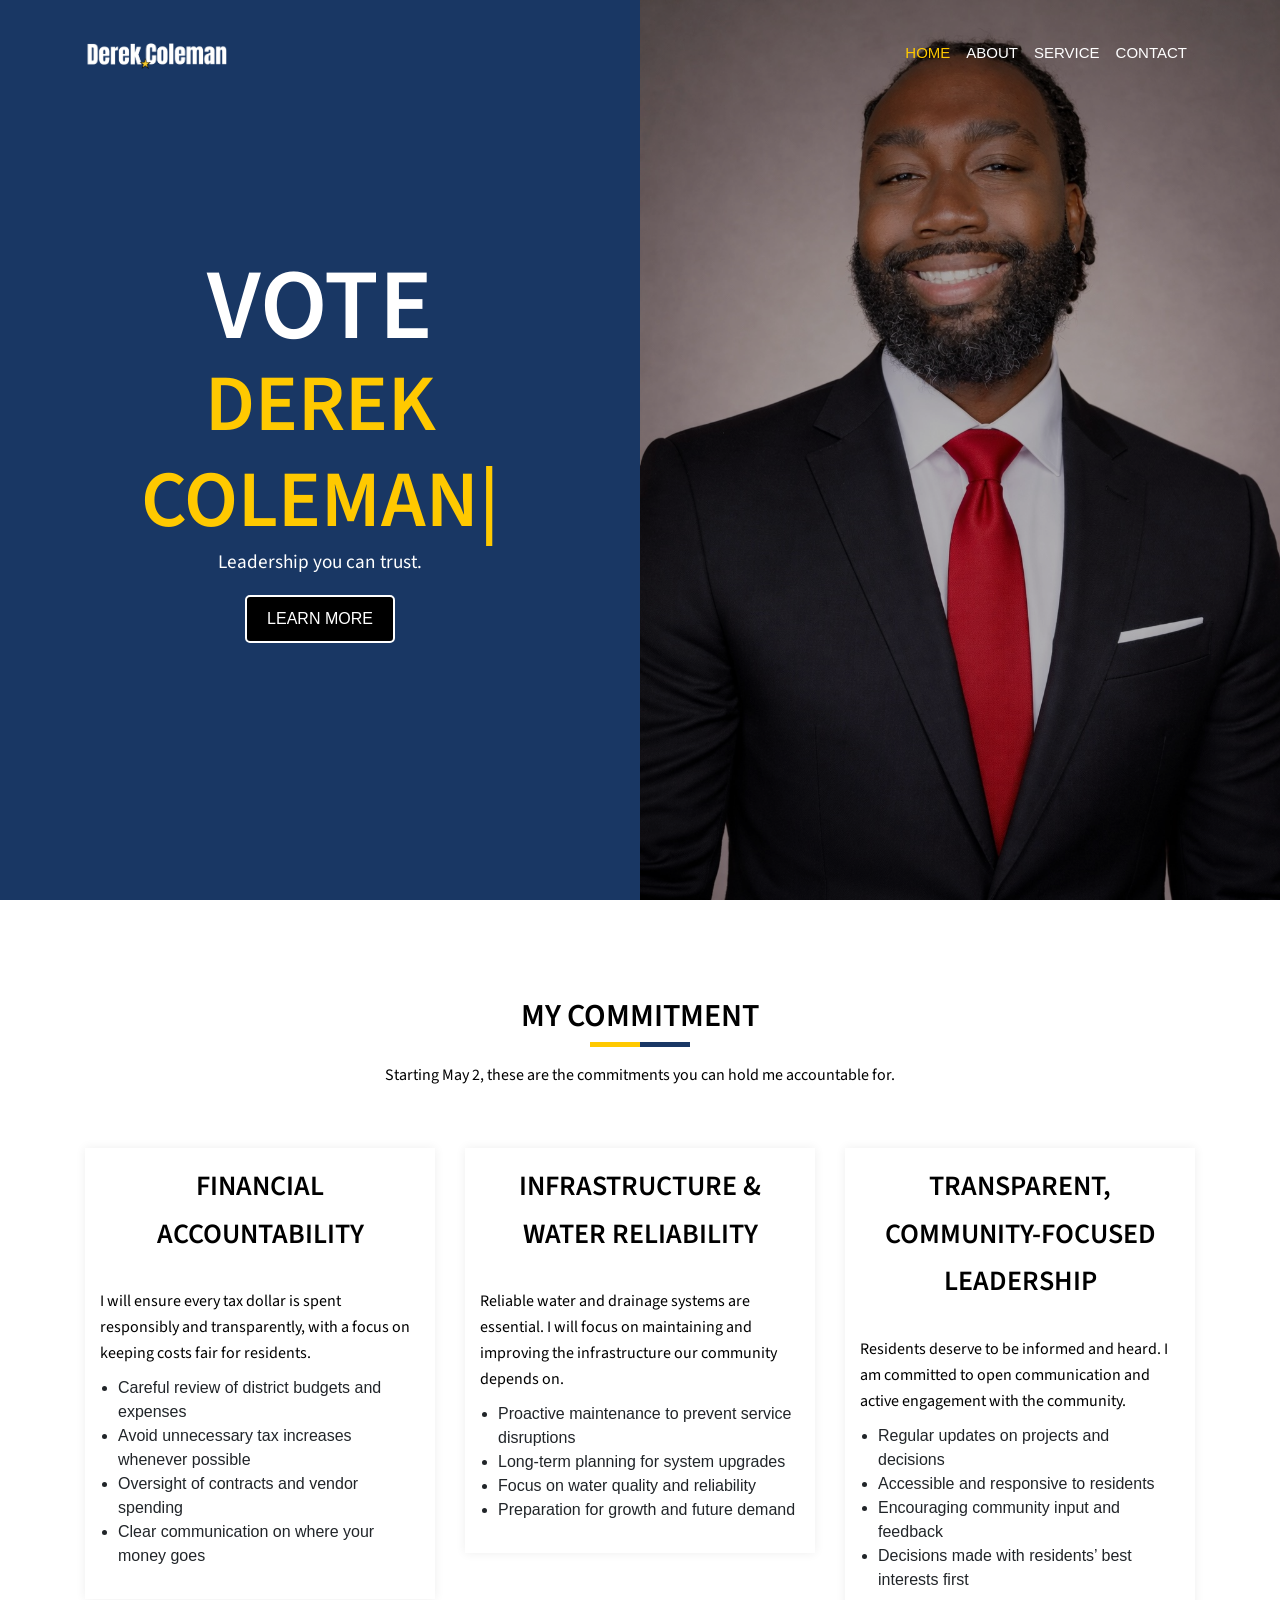
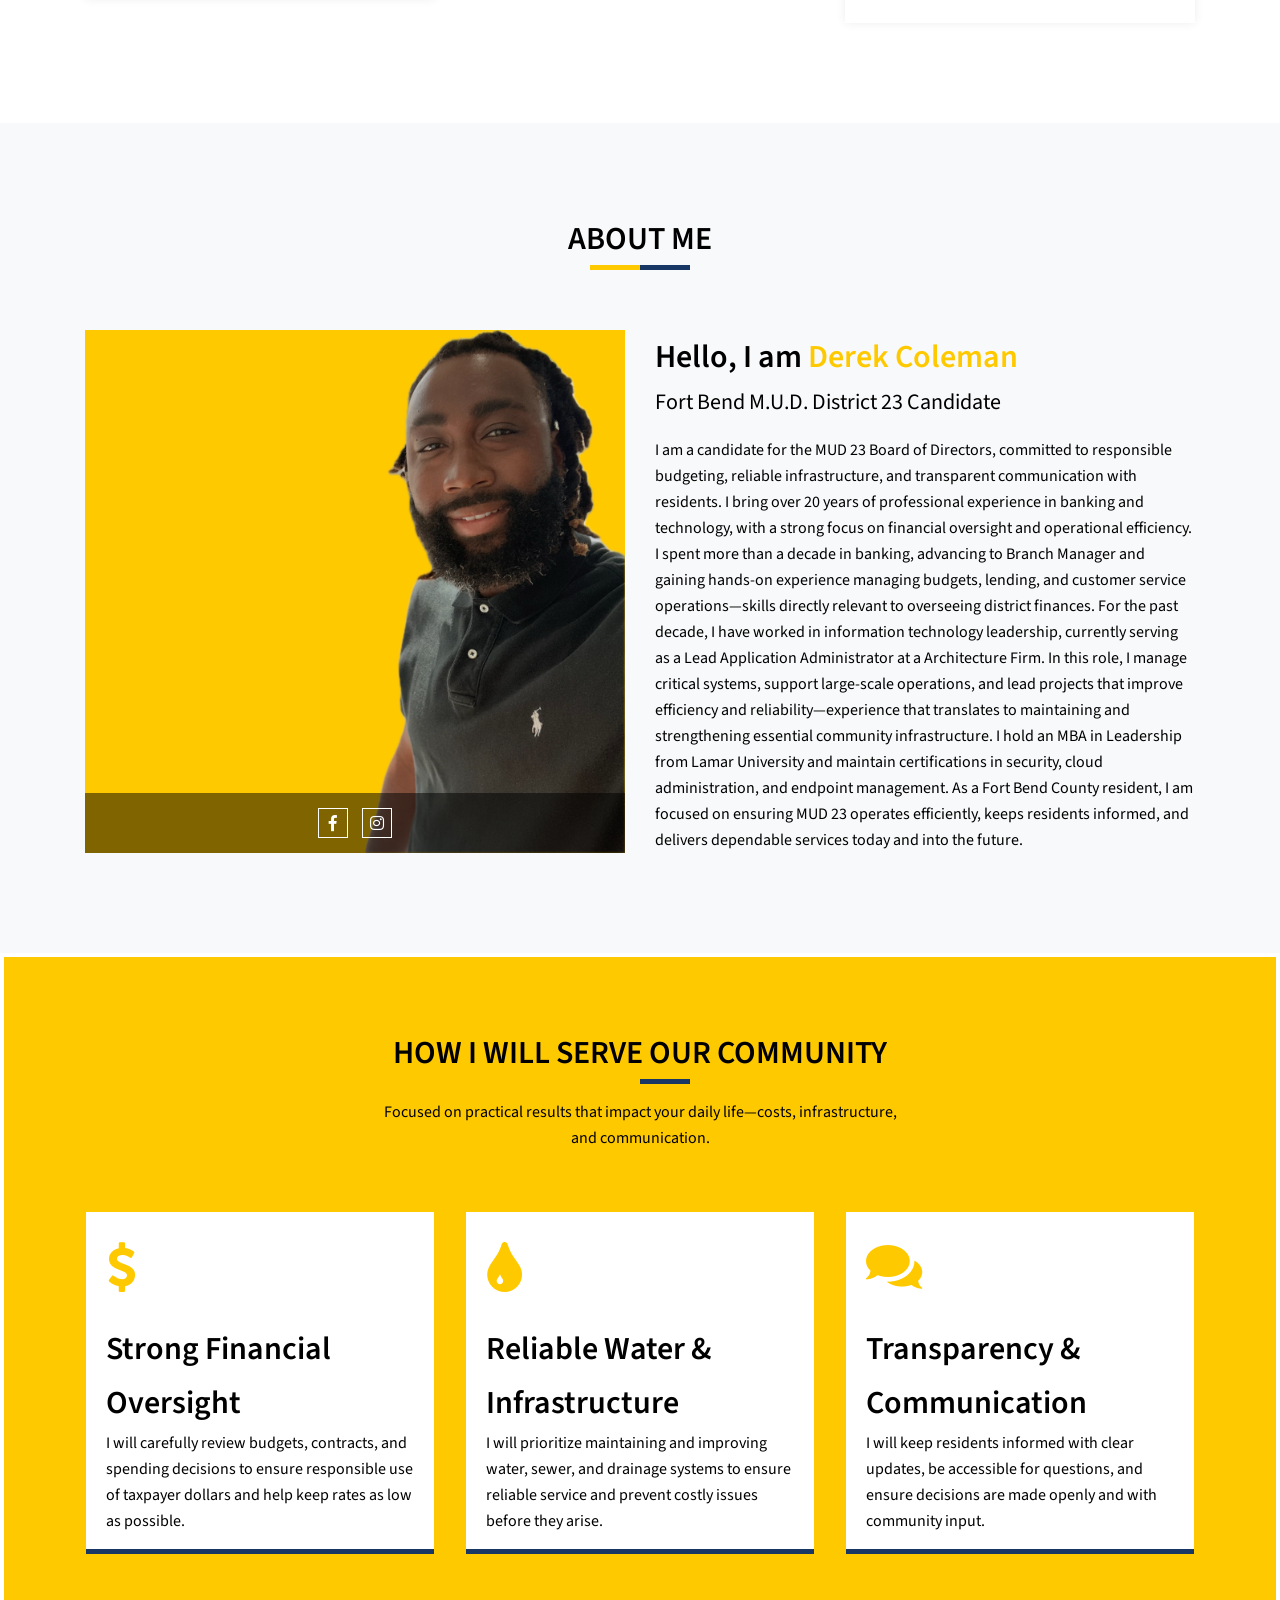
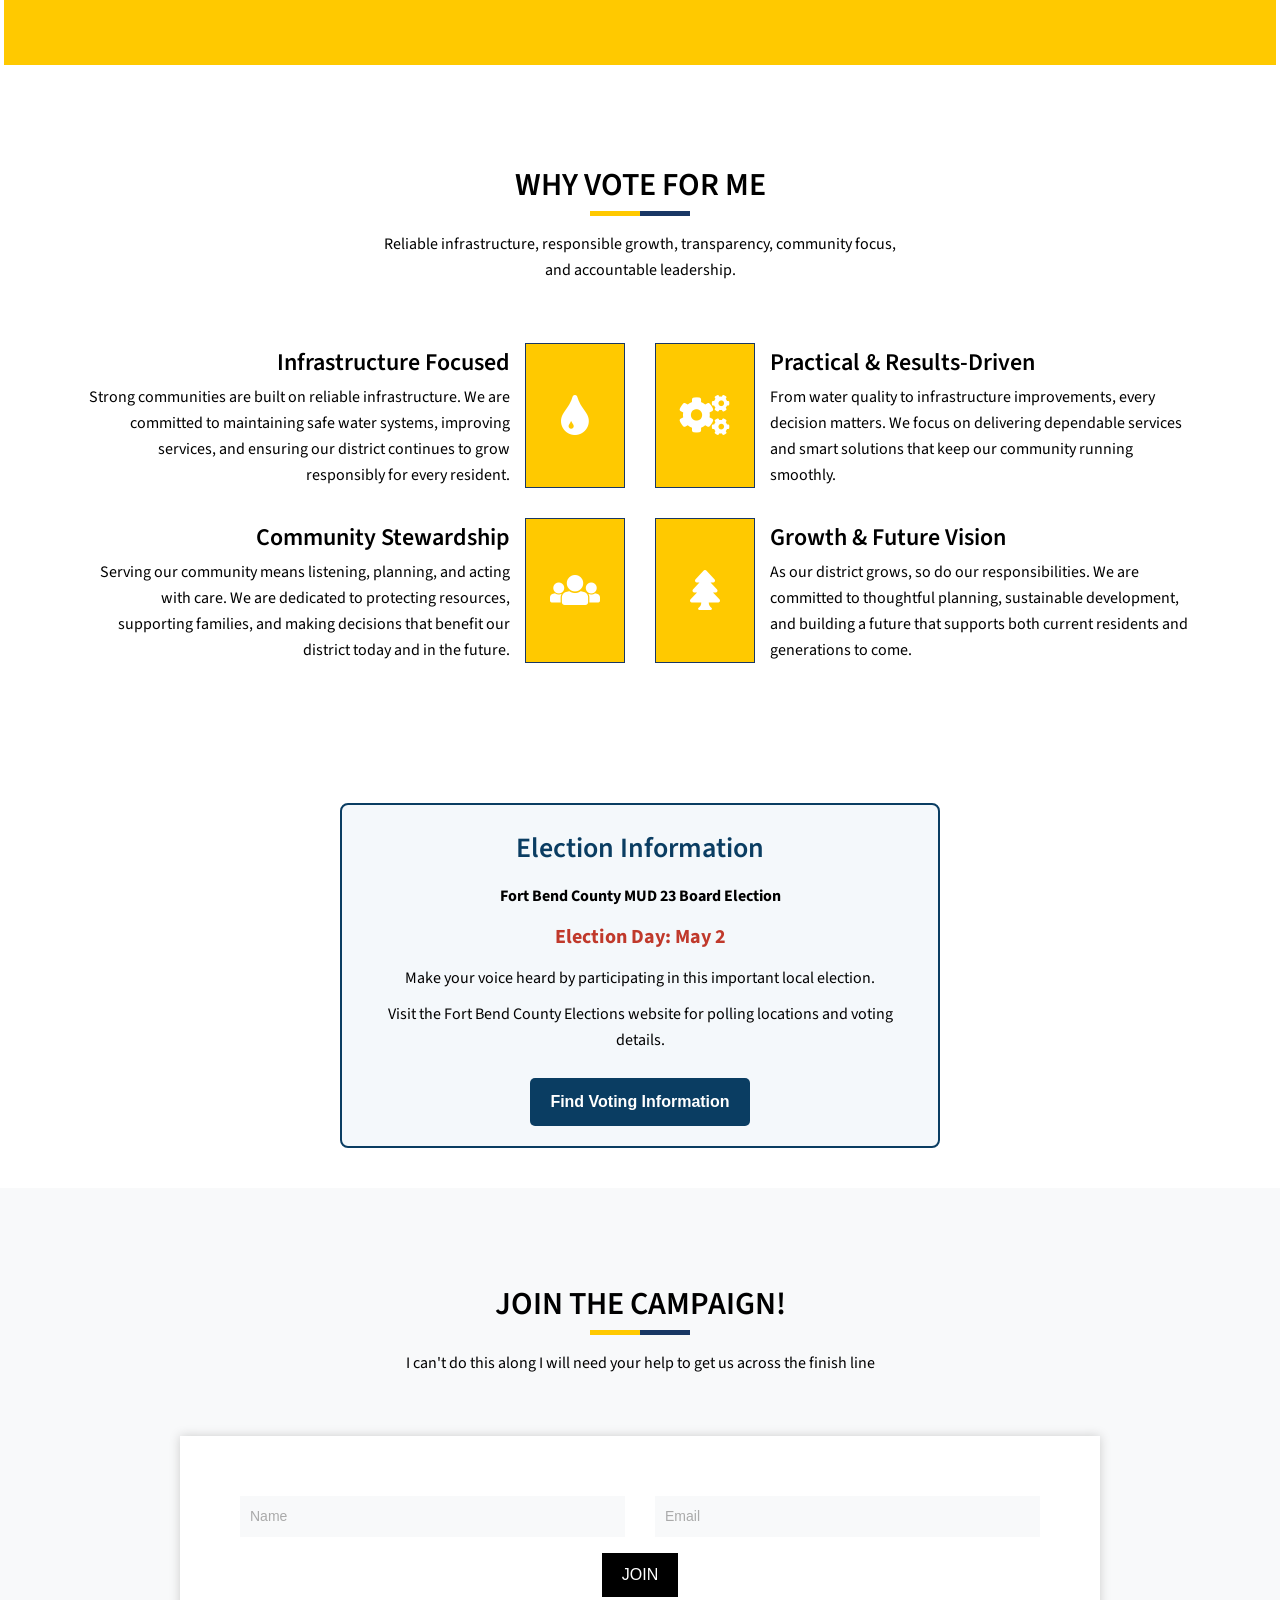
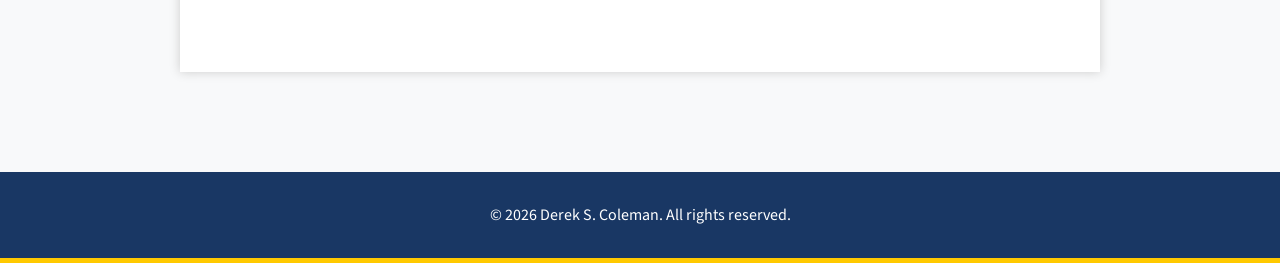
<file: derek-master/index.html>
<!DOCTYPE html>
<html lang="en">

<head>
    <meta name="viewport" content="width=device-width, initial-scale=1">
    <meta http-equiv="X-UA-Compatible" content="IE=edge" />
    <meta charset="UTF-8">
    <title>Derek Coleman - MUD</title>

    <!-- ====== Google Fonts ====== -->
    <link href="https://fonts.googleapis.com/css?family=Source+Sans+Pro:300,400,600" rel="stylesheet">

    <!-- ====== ALL CSS ====== -->
    <link rel="stylesheet" href="assets/css/bootstrap.min.css">
    <link rel="stylesheet" href="assets/css/fontawesome-all.min.css">
    <link rel="stylesheet" href="assets/css/lightbox.min.css">
    <link rel="stylesheet" href="assets/css/owl.carousel.min.css">
    <link rel="stylesheet" href="assets/css/animate.css">
    <link rel="stylesheet" href="style.css">
    <link rel="stylesheet" href="assets/css/responsive.css">

</head>

<body data-spy="scroll" data-target=".navbar-nav">
    
     <!-- Preloader -->
    <div class="preloader">
        <div class="spinner">
            <div class="cube1"></div>
            <div class="cube2"></div>
        </div>
    </div>
    <!-- // Preloader -->
    

    <!-- ====== Header ====== -->
    <header id="header" class="header">
        <!-- ====== Navbar ====== -->
        <nav class="navbar navbar-expand-lg fixed-top">
            <div class="container">
                <!-- Logo -->
                <a class="navbar-brand logo" href="index.html">
                    <img src="assets/images/campaign_logo.png" alt="logo">
                </a>
                <!-- // Logo -->

                <!-- Mobile Menu -->
                <button class="navbar-toggler" type="button" data-toggle="collapse" data-target="#navbarSupportedContent" aria-expanded="false"><span><i class="fa fa-bars"></i></span></button>
                <!-- Mobile Menu -->

                <div class="collapse navbar-collapse main-menu" id="navbarSupportedContent">
                    <ul class="navbar-nav ml-auto">
                        <li class="nav-item active"><a class="nav-link" href="#home">HOME</a></li>
                        <li class="nav-item"><a class="nav-link" href="#about">ABOUT</a></li>
                        <li class="nav-item"><a class="nav-link" href="#service">SERVICE</a></li>
                        <li class="nav-item"><a class="nav-link pr0" href="#contact">CONTACT</a></li>
                    </ul>
                </div>
            </div>
        </nav>
        <!-- ====== // Navbar ====== -->
    </header>
    <!-- ====== // Header ====== -->

    <!-- ====== Hero Area ====== -->
     <div class="hero-aria" id="home">
         <div class="hero-split">

             <!-- LEFT SIDE -->
             <div class="hero-left">
                 <div class="container">
                     <div class="hero-content">
                         <h2 class="text-uppercase">VOTE</h2>
                         <h3 class="text-uppercase"><span class="typed"></span></h3>
                         <p>Leadership you can trust.</p>
                         <a href="#about" class="button smooth-scroll">Learn More</a>
                     </div>
                 </div>
             </div>

             <!-- RIGHT SIDE -->
             <div class="hero-right">
                 <div class="hero-area-slids owl-carousel">
                     <div class="single-slider">
                         <div class="slider-bg" style="background-image: url(assets/images/campaign_portrait.jpeg);"></div>
                     </div>
                     <div class="single-slider">
                         <div class="slider-bg" style="background-image: url(assets/images/campaign_flyer_2.PNG);"></div>
                     </div>
                 </div>
             </div>

         </div>
     </div>
    <!-- ====== //Hero Area ====== -->

    <!-- ====== Featured Area ====== -->
     <section id="featured" class="section-padding pb-70">
         <div class="container">
             <div class="row justify-content-center">
                 <div class="col-lg-6 ">
                     <div class="section-title text-center">
                         <h2>My Commitment</h2>
                         <p>Starting May 2, these are the commitments you can hold me accountable for.</p>
                     </div>
                 </div>
             </div>
             <div class="row">
                 <!-- Financial Accountability -->
                 <div class="col-lg-4 col-md-6">
                     <div class="single-featured-item-wrap">
                         <h3><a href="#">Financial Accountability</a></h3>
                         <div class="single-featured-item">
                             <div class="featured-icon">
                                 <!-- icon unchanged -->
                             </div>
                             <p>
                                 I will ensure every tax dollar is spent responsibly and transparently, with a focus on keeping costs fair for residents.
                             </p>
                             <ul style="padding-left: 18px; margin-top: 10px;">
                                 <li>Careful review of district budgets and expenses</li>
                                 <li>Avoid unnecessary tax increases whenever possible</li>
                                 <li>Oversight of contracts and vendor spending</li>
                                 <li>Clear communication on where your money goes</li>
                             </ul>
                         </div>
                     </div>
                 </div>

                 <!-- Infrastructure -->
                 <div class="col-lg-4 col-md-6">
                     <div class="single-featured-item-wrap">
                         <h3><a href="#">Infrastructure & Water Reliability</a></h3>
                         <div class="single-featured-item">
                             <div class="featured-icon">
                                 <!-- icon unchanged -->
                             </div>
                             <p>
                                 Reliable water and drainage systems are essential. I will focus on maintaining and improving the infrastructure our community depends on.
                             </p>
                             <ul style="padding-left: 18px; margin-top: 10px;">
                                 <li>Proactive maintenance to prevent service disruptions</li>
                                 <li>Long-term planning for system upgrades</li>
                                 <li>Focus on water quality and reliability</li>
                                 <li>Preparation for growth and future demand</li>
                             </ul>
                         </div>
                     </div>
                 </div>

                 <!-- Community -->
                 <div class="col-lg-4 col-md-6">
                     <div class="single-featured-item-wrap">
                         <h3><a href="#">Transparent, Community-Focused Leadership</a></h3>
                         <div class="single-featured-item">
                             <div class="featured-icon">
                                 <!-- icon unchanged -->
                             </div>
                             <p>
                                 Residents deserve to be informed and heard. I am committed to open communication and active engagement with the community.
                             </p>
                             <ul style="padding-left: 18px; margin-top: 10px;">
                                 <li>Regular updates on projects and decisions</li>
                                 <li>Accessible and responsive to residents</li>
                                 <li>Encouraging community input and feedback</li>
                                 <li>Decisions made with residents’ best interests first</li>
                             </ul>
                         </div>
                     </div>
                 </div>

             </div>
         </div>
     </section>
    <!-- ====== //Featured Area ====== -->

    <!-- ====== About Area ====== -->
    <section id="about" class="section-padding about-area bg-light">
        <div class="container">
            <!-- Section Title -->
            <div class="row justify-content-center">
                <div class="col-lg-6 ">
                    <div class="section-title text-center">
                        <h2>About Me</h2>
                    </div>
                </div>
            </div>
            <!-- //Section Title -->
            <div class="row">
                <div class="col-lg-6">
                    <div class="about-bg" style="background-image:url(assets/images/Subject3.png)">
                        <!-- Social Link -->
                        <div class="social-aria">
                            <a target="_blank" href="#"><i class="fab fa-facebook-f"></i></a>
                            <a target="_blank" href="#"><i class="fab fa-instagram"></i></a>
                        </div>
                        <!-- // Social Link -->
                    </div>
                </div>
                <div class="col-lg-6">
                    <div class="about-content">
                        <h2>Hello, I am <span>Derek Coleman</span></h2>
                        <h4>Fort Bend M.U.D. District 23 Candidate</h4>
                        <p>I am a candidate for the MUD 23 Board of Directors, committed to responsible budgeting, reliable infrastructure, and transparent communication with residents.

                            I bring over 20 years of professional experience in banking and technology, with a strong focus on financial oversight and operational efficiency. I spent more than a decade in banking, advancing to Branch Manager and gaining hands-on experience managing budgets, lending, and customer service operations—skills directly relevant to overseeing district finances.

                            For the past decade, I have worked in information technology leadership, currently serving as a Lead Application Administrator at a Architecture Firm. In this role, I manage critical systems, support large-scale operations, and lead projects that improve efficiency and reliability—experience that translates to maintaining and strengthening essential community infrastructure.

                            I hold an MBA in Leadership from Lamar University and maintain certifications in security, cloud administration, and endpoint management.

                            As a Fort Bend County resident, I am focused on ensuring MUD 23 operates efficiently, keeps residents informed, and delivers dependable services today and into the future.</p>

                    </div>
                </div>
            </div>
        </div>
    </section>
    <!-- ====== // About Area ====== -->

    <!-- ====== Service Section ====== -->
     <section id="service" class="section-padding pb-70 m-1 service-area bg-light">
         <div class="container">

             <!-- Section Title -->
             <div class="row justify-content-center">
                 <div class="col-lg-6">
                     <div class="section-title text-center">
                         <h2>How I Will Serve Our Community</h2>
                         <p>Focused on practical results that impact your daily life—costs, infrastructure, and communication.</p>
                     </div>
                 </div>
             </div>

             <div class="row">

                 <!-- Financial Oversight -->
                 <div class="col-lg-4 col-md-6">
                     <div class="single-service">
                         <div class="service-icon">
                             <i class="fa fa-dollar-sign"></i>
                         </div>
                         <h2>Strong Financial Oversight</h2>
                         <p>
                             I will carefully review budgets, contracts, and spending decisions to ensure responsible use of taxpayer dollars and help keep rates as low as possible.
                         </p>
                     </div>
                 </div>

                 <!-- Infrastructure -->
                 <div class="col-lg-4 col-md-6">
                     <div class="single-service">
                         <div class="service-icon">
                             <i class="fa fa-tint"></i>
                         </div>
                         <h2>Reliable Water & Infrastructure</h2>
                         <p>
                             I will prioritize maintaining and improving water, sewer, and drainage systems to ensure reliable service and prevent costly issues before they arise.
                         </p>
                     </div>
                 </div>

                 <!-- Transparency -->
                 <div class="col-lg-4 col-md-6">
                     <div class="single-service">
                         <div class="service-icon">
                             <i class="fa fa-comments"></i>
                         </div>
                         <h2>Transparency & Communication</h2>
                         <p>
                             I will keep residents informed with clear updates, be accessible for questions, and ensure decisions are made openly and with community input.
                         </p>
                     </div>
                 </div>

             </div>

         </div>
     </section>
    <!-- ====== //Service Section ====== -->

    <!-- ====== Why choose Me Section ====== -->
     <section id="why-vote" class="section-padding why-choose-us pb-70">
         <div class="container">
             <!-- Section Title -->
             <div class="row justify-content-center">
                 <div class="col-lg-6">
                     <div class="section-title text-center">
                         <h2>Why Vote For Me</h2>
                         <p>Reliable infrastructure, responsible growth, transparency, community focus, and accountable leadership.</p>
                     </div>
                 </div>
             </div>
             <!-- //Section Title -->

             <div class="row">
                 <!-- Infrastructure Focused -->
                 <div class="col-md-6">
                     <div class="single-why-me why-me-left">
                         <div class="why-me-icon">
                             <div class="d-table">
                                 <div class="d-table-cell">
                                     <i class="fas fa-tint"></i>
                                 </div>
                             </div>
                         </div>
                         <h4>Infrastructure Focused</h4>
                         <p>Strong communities are built on reliable infrastructure. We are committed to maintaining safe water systems, improving services, and ensuring our district continues to grow responsibly for every resident.</p>
                     </div>
                 </div>

                 <!-- Practical & Results-Driven -->
                 <div class="col-md-6">
                     <div class="single-why-me why-me-right">
                         <div class="why-me-icon">
                             <div class="d-table">
                                 <div class="d-table-cell">
                                     <i class="fas fa-cogs"></i>
                                 </div>
                             </div>
                         </div>
                         <h4>Practical & Results-Driven</h4>
                         <p>From water quality to infrastructure improvements, every decision matters. We focus on delivering dependable services and smart solutions that keep our community running smoothly.</p>
                     </div>
                 </div>

                 <!-- Community Stewardship -->
                 <div class="col-md-6">
                     <div class="single-why-me why-me-left">
                         <div class="why-me-icon">
                             <div class="d-table">
                                 <div class="d-table-cell">
                                     <i class="fas fa-users"></i>
                                 </div>
                             </div>
                         </div>
                         <h4>Community Stewardship</h4>
                         <p>Serving our community means listening, planning, and acting with care. We are dedicated to protecting resources, supporting families, and making decisions that benefit our district today and in the future.</p>
                     </div>
                 </div>

                 <!-- Growth & Future Vision -->
                 <div class="col-md-6">
                     <div class="single-why-me why-me-right">
                         <div class="why-me-icon">
                             <div class="d-table">
                                 <div class="d-table-cell">
                                     <i class="fas fa-tree"></i>
                                 </div>
                             </div>
                         </div>
                         <h4>Growth & Future Vision</h4>
                         <p>As our district grows, so do our responsibilities. We are committed to thoughtful planning, sustainable development, and building a future that supports both current residents and generations to come.</p>
                     </div>
                 </div>
             </div>
         </div>
     </section>
     <div class="election-info">
         <h2>Election Information</h2>

         <p><strong>Fort Bend County MUD 23 Board Election</strong></p>

         <p class="election-day">Election Day: May 2</p>

         <p>Make your voice heard by participating in this important local election.</p>

         <p>Visit the Fort Bend County Elections website for polling locations and voting details.</p>

         <a href="https://www.fortbendcountytx.gov/government/departments/elections-voter-registration"
            target="_blank">
             Find Voting Information
         </a>
     </div>
    <!-- ====== //Why choose Me Section ====== -->

<!--    &lt;!&ndash; ====== Portfolio Section ====== &ndash;&gt;-->
<!--    <section id="portfolio" class="section-padding pb-85 portfolio-area bg-light">-->
<!--        <div class="container">-->
<!--            &lt;!&ndash; Section Title &ndash;&gt;-->
<!--            <div class="row justify-content-center">-->
<!--                <div class="col-lg-6 ">-->
<!--                    <div class="section-title text-center">-->
<!--                        <h2>Recent Work</h2>-->
<!--                        <p>Lorem ipsum dolor sit amet, consectetur adipisicing elit.</p>-->
<!--                    </div>-->
<!--                </div>-->
<!--            </div>-->
<!--            &lt;!&ndash; //Section Title &ndash;&gt;-->
<!--            <div class="row justify-content-center">-->
<!--                &lt;!&ndash; Work List Menu&ndash;&gt;-->
<!--                <div class="col-lg-8">-->
<!--                    <div class="work-list text-center">-->
<!--                        <ul>-->
<!--                            <li class="filter" class="active" data-filter="all">ALL</li>-->
<!--                            <li class="filter" data-filter=".web">Web Design</li>-->
<!--                            <li class="filter" data-filter=".graphic">Graphic</li>-->
<!--                            <li class="filter" data-filter=".logo">Logo</li>-->
<!--                            <li class="filter" data-filter=".wp">Wordpress</li>-->
<!--                            <li class="filter" data-filter=".other">Other</li>-->
<!--                        </ul>-->
<!--                    </div>-->
<!--                </div>-->
<!--                &lt;!&ndash; // Work List Menu &ndash;&gt;-->
<!--            </div>-->
<!--            <div class="row portfolio">-->
<!--                &lt;!&ndash; Single Portfolio &ndash;&gt;-->
<!--                <div class="col-lg-4 col-md-6 mix wp graphic">-->
<!--                    <div class="single-portfolio" style="background-image: url(assets/images/portfolio/img-1.jpg)">-->
<!--                        <div class="portfolio-icon text-center">-->
<!--                            <a data-lightbox='lightbox' href="assets/images/portfolio/img-1.jpg"><i class="fas fa-expand-arrows-alt"></i></a>-->
<!--                        </div>-->
<!--                        <div class="portfolio-hover">-->
<!--                            <h4>Project <span>Name</span></h4>-->
<!--                        </div>-->
<!--                    </div>-->
<!--                </div>-->
<!--                &lt;!&ndash; // Single Portfolio &ndash;&gt;-->
<!--                &lt;!&ndash; Single Portfolio &ndash;&gt;-->
<!--                <div class="col-lg-4 col-md-6 mix logo web graphic other wp">-->
<!--                    <div class="single-portfolio" style="background-image: url(assets/images/portfolio/img-2.jpg)">-->
<!--                        <div class="portfolio-icon text-center">-->
<!--                            <a data-lightbox='lightbox' href="assets/images/portfolio/img-2.jpg"><i class="fas fa-expand-arrows-alt"></i></a>-->
<!--                        </div>-->
<!--                        <div class="portfolio-hover">-->
<!--                            <h4>Project <span>Name</span></h4>-->
<!--                        </div>-->
<!--                    </div>-->
<!--                </div>-->
<!--                &lt;!&ndash; // Single Portfolio &ndash;&gt;-->
<!--                &lt;!&ndash; Single Portfolio &ndash;&gt;-->
<!--                <div class="col-lg-4 col-md-6 mix wp other">-->
<!--                    <div class="single-portfolio" style="background-image: url(assets/images/portfolio/img-3.jpg)">-->
<!--                        <div class="portfolio-icon text-center">-->
<!--                            <a data-lightbox='lightbox' href="assets/images/portfolio/img-3.jpg"><i class="fas fa-expand-arrows-alt"></i></a>-->
<!--                        </div>-->
<!--                        <div class="portfolio-hover">-->
<!--                            <h4>Project <span>Name</span></h4>-->
<!--                        </div>-->
<!--                    </div>-->
<!--                </div>-->
<!--                &lt;!&ndash; // Single Portfolio &ndash;&gt;-->
<!--                &lt;!&ndash; Single Portfolio &ndash;&gt;-->
<!--                <div class="col-lg-4 col-md-6 mix logo other graphic wp web">-->
<!--                    <div class="single-portfolio" style="background-image: url(assets/images/portfolio/img-4.jpg)">-->
<!--                        <div class="portfolio-icon text-center">-->
<!--                            <a data-lightbox='lightbox' href="assets/images/portfolio/img-4.jpg"><i class="fas fa-expand-arrows-alt"></i></a>-->
<!--                        </div>-->
<!--                        <div class="portfolio-hover">-->
<!--                            <h4>Project <span>Name</span></h4>-->
<!--                        </div>-->
<!--                    </div>-->
<!--                </div>-->
<!--                &lt;!&ndash; // Single Portfolio &ndash;&gt;-->
<!--                &lt;!&ndash; Single Portfolio &ndash;&gt;-->
<!--                <div class="col-lg-4 col-md-6 mix logo other wp graphic web">-->
<!--                    <div class="single-portfolio" style="background-image: url(assets/images/portfolio/img-5.jpg)">-->
<!--                        <div class="portfolio-icon text-center">-->
<!--                            <a data-lightbox='lightbox' href="assets/images/portfolio/img-5.jpg"><i class="fas fa-expand-arrows-alt"></i></a>-->
<!--                        </div>-->
<!--                        <div class="portfolio-hover">-->
<!--                            <h4>Project <span>Name</span></h4>-->
<!--                        </div>-->
<!--                    </div>-->
<!--                </div>-->
<!--                &lt;!&ndash; // Single Portfolio &ndash;&gt;-->
<!--                &lt;!&ndash; Single Portfolio &ndash;&gt;-->
<!--                <div class="col-lg-4 col-md-6 mix wp logo graphic web">-->
<!--                    <div class="single-portfolio" style="background-image: url(assets/images/portfolio/img-6.jpg)">-->
<!--                        <div class="portfolio-icon text-center">-->
<!--                            <a data-lightbox='lightbox' href="assets/images/portfolio/img-6.jpg"><i class="fas fa-expand-arrows-alt"></i></a>-->
<!--                        </div>-->
<!--                        <div class="portfolio-hover other">-->
<!--                            <h4>Project <span>Name</span></h4>-->
<!--                        </div>-->
<!--                    </div>-->
<!--                </div>-->
<!--                &lt;!&ndash; // Single Portfolio &ndash;&gt;-->
<!--                &lt;!&ndash; Single Portfolio &ndash;&gt;-->
<!--                <div class="col-lg-4 col-md-6 mix web wp">-->
<!--                    <div class="single-portfolio" style="background-image: url(assets/images/portfolio/img-7.jpg)">-->
<!--                        <div class="portfolio-icon text-center">-->
<!--                            <a data-lightbox='lightbox' href="assets/images/portfolio/img-7.jpg"><i class="fas fa-expand-arrows-alt"></i></a>-->
<!--                        </div>-->
<!--                        <div class="portfolio-hover">-->
<!--                            <h4>Project <span>Name</span></h4>-->
<!--                        </div>-->
<!--                    </div>-->
<!--                </div>-->
<!--                &lt;!&ndash; // Single Portfolio &ndash;&gt;-->
<!--                &lt;!&ndash; Single Portfolio &ndash;&gt;-->
<!--                <div class="col-lg-4 col-md-6 mix logo graphic wp web">-->
<!--                    <div class="single-portfolio" style="background-image: url(assets/images/portfolio/img-8.jpg)">-->
<!--                        <div class="portfolio-icon text-center">-->
<!--                            <a data-lightbox='lightbox' href="assets/images/portfolio/img-8.jpg"><i class="fas fa-expand-arrows-alt"></i></a>-->
<!--                        </div>-->
<!--                        <div class="portfolio-hover">-->
<!--                            <h4>Project <span>Name</span></h4>-->
<!--                        </div>-->
<!--                    </div>-->
<!--                </div>-->
<!--                &lt;!&ndash; // Single Portfolio &ndash;&gt;-->
<!--                &lt;!&ndash; Single Portfolio &ndash;&gt;-->
<!--                <div class="col-lg-4 col-md-6 mix other logo web">-->
<!--                    <div class="single-portfolio" style="background-image: url(assets/images/portfolio/img-9.jpg)">-->
<!--                        <div class="portfolio-icon text-center">-->
<!--                            <a data-lightbox='lightbox' href="assets/images/portfolio/img-9.jpg"><i class="fas fa-expand-arrows-alt"></i></a>-->
<!--                        </div>-->
<!--                        <div class="portfolio-hover">-->
<!--                            <h4>Project <span>Name</span></h4>-->
<!--                        </div>-->
<!--                    </div>-->
<!--                </div>-->
<!--                &lt;!&ndash; // Single Portfolio &ndash;&gt;-->
<!--            </div>-->
<!--        </div>-->
<!--    </section>-->
<!--    &lt;!&ndash; ====== // Portfolio Section ====== &ndash;&gt;-->

<!--    &lt;!&ndash; ====== Frequently asked questions ====== &ndash;&gt;-->
<!--    <section class="section-padding faq-area bg-secondary">-->
<!--        <div class="container">-->
<!--            &lt;!&ndash; Section Title &ndash;&gt;-->
<!--            <div class="row justify-content-center">-->
<!--                <div class="col-lg-6 ">-->
<!--                    <div class="section-title text-center faq-title">-->
<!--                        <h2>Frequently asked questions</h2>-->
<!--                        <p>Lorem ipsum dolor sit amet, consectetur adipisicing elit.</p>-->
<!--                    </div>-->
<!--                </div>-->
<!--            </div>-->
<!--            &lt;!&ndash; //Section Title &ndash;&gt;-->
<!--            <div class="row">-->
<!--                <div class="col-lg-5">-->
<!--                    <div class="faq-bg bg-img" style="background-image: url(assets/images/faq.jpeg)"></div>-->
<!--                </div>-->
<!--                <div class="col-lg-7">-->
<!--                    &lt;!&ndash; FAQ Content &ndash;&gt;-->
<!--                    <div class="faq-content" id="accordion">-->

<!--                        &lt;!&ndash; Single FAQ &ndash;&gt;-->
<!--                        <div class="single-faq">-->

<!--                            &lt;!&ndash; FAQ Header &ndash;&gt;-->
<!--                            <h4 class="collapsed" data-toggle="collapse" data-target="#faq-1">Collapsible Group Item One</h4>-->
<!--                            &lt;!&ndash; // FAQ Header &ndash;&gt;-->

<!--                            &lt;!&ndash; FAQ Content &ndash;&gt;-->
<!--                            <div id="faq-1" class="collapse show" data-parent="#accordion">-->
<!--                                <div class="faq-body">-->
<!--                                    Lorem ipsum dolor sit amet, consectetur adipisicing elit. Quaerat illo et, eum rerum nihil totam. Dolore atque quasi aspernatur fugiat commodi pariatur dignissimos, similique deleniti alias cumque, ea dolorum maiores, reprehenderit iusto quo officiis magni quibusdam est illum repellat adipisci quam qui error fugit? Fuga quam doloribus quas voluptas ducimus, adipisci minima quo consequatur ex!-->
<!--                                </div>-->
<!--                            </div>-->
<!--                            &lt;!&ndash; FAQ Content &ndash;&gt;-->
<!--                        </div>-->
<!--                        &lt;!&ndash; // Single FAQ &ndash;&gt;-->

<!--                        &lt;!&ndash; Single FAQ &ndash;&gt;-->
<!--                        <div class="single-faq">-->

<!--                            &lt;!&ndash; FAQ Header &ndash;&gt;-->
<!--                            <h4 class="collapsed" data-toggle="collapse" data-target="#faq-2">Lorem ipsum dolor sit amet Two</h4>-->
<!--                            &lt;!&ndash; // FAQ Header &ndash;&gt;-->

<!--                            &lt;!&ndash; FAQ Content &ndash;&gt;-->
<!--                            <div id="faq-2" class="collapse" data-parent="#accordion">-->
<!--                                <div class="faq-body">-->
<!--                                    Lorem ipsum dolor sit amet, consectetur adipisicing elit. Quaerat illo et, eum rerum nihil totam. Dolore atque quasi aspernatur fugiat commodi pariatur dignissimos, similique deleniti alias cumque, ea dolorum maiores, reprehenderit iusto quo officiis magni quibusdam est illum repellat adipisci quam qui error fugit? Fuga quam doloribus quas voluptas ducimus, adipisci minima quo consequatur ex!-->
<!--                                </div>-->
<!--                            </div>-->
<!--                            &lt;!&ndash; FAQ Content &ndash;&gt;-->
<!--                        </div>-->
<!--                        &lt;!&ndash; // Single FAQ &ndash;&gt;-->

<!--                        &lt;!&ndash; Single FAQ &ndash;&gt;-->
<!--                        <div class="single-faq">-->

<!--                            &lt;!&ndash; FAQ Header &ndash;&gt;-->
<!--                            <h4 class="collapsed" data-toggle="collapse" data-target="#faq-3">Collapsible Group Item Three</h4>-->
<!--                            &lt;!&ndash; // FAQ Header &ndash;&gt;-->

<!--                            &lt;!&ndash; FAQ Content &ndash;&gt;-->
<!--                            <div id="faq-3" class="collapse" data-parent="#accordion">-->
<!--                                <div class="faq-body">-->
<!--                                    Lorem ipsum dolor sit amet, consectetur adipisicing elit. Quaerat illo et, eum rerum nihil totam. Dolore atque quasi aspernatur fugiat commodi pariatur dignissimos, similique deleniti alias cumque, ea dolorum maiores, reprehenderit iusto quo officiis magni quibusdam est illum repellat adipisci quam qui error fugit? Fuga quam doloribus quas voluptas ducimus, adipisci minima quo consequatur ex!-->
<!--                                </div>-->
<!--                            </div>-->
<!--                            &lt;!&ndash; FAQ Content &ndash;&gt;-->
<!--                        </div>-->
<!--                        &lt;!&ndash; // Single FAQ &ndash;&gt;-->

<!--                    </div>-->
<!--                    &lt;!&ndash; FAQ Content &ndash;&gt;-->
<!--                </div>-->
<!--            </div>-->
<!--        </div>-->
<!--    </section>-->
<!--    &lt;!&ndash; ====== // Frequently asked questions ====== &ndash;&gt;-->

<!--    &lt;!&ndash; ====== Blog Section ====== &ndash;&gt;-->
<!--    <section class="section-padding pb-70 blog-section bg-light">-->
<!--        <div class="container">-->
<!--            &lt;!&ndash; Section Title &ndash;&gt;-->
<!--            <div class="row justify-content-center">-->
<!--                <div class="col-lg-6 ">-->
<!--                    <div class="section-title text-center">-->
<!--                        <h2>Blog Area</h2>-->
<!--                        <p>Lorem ipsum dolor sit amet, consectetur adipisicing elit.</p>-->
<!--                    </div>-->
<!--                </div>-->
<!--            </div>-->
<!--            &lt;!&ndash; //Section Title &ndash;&gt;-->
<!--            <div class="row">-->
<!--                &lt;!&ndash; Single Blog &ndash;&gt;-->
<!--                <div class="col-lg-4 col-md-6">-->
<!--                    <div class="single-blog">-->
<!--                        <div class="blog-thumb" style="background-image: url(assets/images/blog/img-1.jpg)"></div>-->
<!--                        <h4 class="blog-title"><a href="single-blog.html">Full Responsive</a></h4>-->
<!--                        <p class="blog-meta"><a href="#">AL Mamun</a>, 22 FEB 2018</p>-->
<!--                        <p>Lorem ipsum dolor sit amet, consectetur adipisicing elit. Doloremque similique velit, officiis non.</p>-->
<!--                        <a href="single-blog.html" class="button">Read More</a>-->
<!--                    </div>-->
<!--                </div>-->
<!--                &lt;!&ndash; Single Blog &ndash;&gt;-->
<!--                &lt;!&ndash; Single Blog &ndash;&gt;-->
<!--                <div class="col-lg-4 col-md-6">-->
<!--                    <div class="single-blog">-->
<!--                        <div class="blog-thumb" style="background-image: url(assets/images/blog/img-2.jpg)"></div>-->
<!--                        <h4 class="blog-title"><a href="single-blog.html">Lifetime free Update</a></h4>-->
<!--                        <p class="blog-meta"><a href="#">AL Mamun</a>, 22 FEB 2018</p>-->
<!--                        <p>Lorem ipsum dolor sit amet, consectetur adipisicing elit. Doloremque similique velit, officiis non.</p>-->
<!--                        <a href="single-blog.html" class="button">Read More</a>-->
<!--                    </div>-->
<!--                </div>-->
<!--                &lt;!&ndash; Single Blog &ndash;&gt;-->
<!--                &lt;!&ndash; Single Blog &ndash;&gt;-->
<!--                <div class="col-lg-4 col-md-6">-->
<!--                    <div class="single-blog">-->
<!--                        <div class="blog-thumb" style="background-image: url(assets/images/blog/img-3.jpg)"></div>-->
<!--                        <h4 class="blog-title"><a href="single-blog.html">Unlimited Support</a></h4>-->
<!--                        <p class="blog-meta"><a href="#">AL Mamun</a>, 22 FEB 2018</p>-->
<!--                        <p>Lorem ipsum dolor sit amet, consectetur adipisicing elit. Doloremque similique velit, officiis non.</p>-->
<!--                        <a href="single-blog.html" class="button">Read More</a>-->
<!--                    </div>-->
<!--                </div>-->
<!--                &lt;!&ndash; Single Blog &ndash;&gt;-->
<!--            </div>-->
<!--        </div>-->
<!--    </section>-->
<!--    &lt;!&ndash; ====== // Blog Section ====== &ndash;&gt;-->


<!--    &lt;!&ndash; ====== Testimonial Section ====== &ndash;&gt;-->
<!--    <section id="testimonial" class="section-padding bg-secondary testimonial-area">-->
<!--        <div class="container bg-white">-->
<!--            &lt;!&ndash; Section Title &ndash;&gt;-->
<!--            <div class="row justify-content-center">-->
<!--                <div class="col-lg-6 ">-->
<!--                    <div class="section-title text-center">-->
<!--                        <h2>Testimonial</h2>-->
<!--                        <p>Lorem ipsum dolor sit amet, consectetur adipisicing elit.</p>-->
<!--                    </div>-->
<!--                </div>-->
<!--            </div>-->
<!--            &lt;!&ndash; //Section Title &ndash;&gt;-->
<!--            <div class="row justify-content-center">-->
<!--                <div class="col-lg-8">-->
<!--                    <div class="testimonials owl-carousel" data-ride="carousel">-->
<!--                        &lt;!&ndash; Single Testimonial &ndash;&gt;-->
<!--                        <div class="single-testimonial text-center">-->
<!--                            <div class="testimonial-quote">-->
<!--                                <i class="fa fa-quote-right"></i>-->
<!--                            </div>-->
<!--                            <p>Lorem ipsum dolor sit amet, consectetur adipisicing elit. Quisquam nam suscipit similique quod eaque adipisci modi recusandae nesciunt veniam, ut, rem eligendi minima et, accusantium?</p>-->
<!--                            <h4>Aseven M <span>CEO - aseven.info</span></h4>-->

<!--                        </div>-->
<!--                        &lt;!&ndash; // Single Testimonial &ndash;&gt;-->
<!--                        &lt;!&ndash; Single Testimonial &ndash;&gt;-->
<!--                        <div class="single-testimonial text-center">-->
<!--                            <div class="testimonial-quote">-->
<!--                                <i class="fa fa-quote-right"></i>-->
<!--                            </div>-->
<!--                            <p>Lorem ipsum dolor sit amet, consectetur adipisicing elit. Quisquam nam suscipit similique quod eaque adipisci modi recusandae nesciunt veniam, ut, rem eligendi minima et, accusantium?</p>-->
<!--                            <h4>Aseven M <span>CEO - aseven.info</span></h4>-->

<!--                        </div>-->
<!--                        &lt;!&ndash; // Single Testimonial &ndash;&gt;-->
<!--                        &lt;!&ndash; Single Testimonial &ndash;&gt;-->
<!--                        <div class="single-testimonial text-center">-->
<!--                            <div class="testimonial-quote">-->
<!--                                <i class="fa fa-quote-right"></i>-->
<!--                            </div>-->
<!--                            <p>Lorem ipsum dolor sit amet, consectetur adipisicing elit. Quisquam nam suscipit similique quod eaque adipisci modi recusandae nesciunt veniam, ut, rem eligendi minima et, accusantium?</p>-->
<!--                            <h4>Aseven M <span>CEO - aseven.info</span></h4>-->

<!--                        </div>-->
<!--                        &lt;!&ndash; // Single Testimonial &ndash;&gt;-->
<!--                    </div>-->
<!--                </div>-->
<!--            </div>-->
<!--        </div>-->
<!--    </section>-->
<!--    &lt;!&ndash; ====== // Testimonial Section ====== &ndash;&gt;-->

<!--    &lt;!&ndash; ====== Team Section ====== &ndash;&gt;-->
<!--    <section class="section-padding pb-70 team-area">-->
<!--        <div class="container">-->
<!--            &lt;!&ndash; Section Title &ndash;&gt;-->
<!--            <div class="row justify-content-center">-->
<!--                <div class="col-lg-6 ">-->
<!--                    <div class="section-title text-center">-->
<!--                        <h2>Team</h2>-->
<!--                        <p>Lorem ipsum dolor sit amet, consectetur adipisicing elit.</p>-->
<!--                    </div>-->
<!--                </div>-->
<!--            </div>-->
<!--            &lt;!&ndash; //Section Title &ndash;&gt;-->
<!--            <div class="row">-->
<!--                &lt;!&ndash; Single Team &ndash;&gt;-->
<!--                <div class="col-lg-3 col-md-4 col-sm-6">-->
<!--                    <div class="single-team">-->
<!--                        <div class="team-thumb" style="background-image: url(assets/images/team/img-1.jpg)">-->
<!--                            <div class="team-social">-->
<!--                                <a target="_blank" href="#"><i class="fab fa-facebook-f"></i></a>-->
<!--                                <a target="_blank" href="#"><i class="fab fa-twitter"></i></a>-->
<!--                                <a target="_blank" href="#"><i class="fab fa-linkedin"></i></a>-->
<!--                                <a target="_blank" href="#"><i class="fab fa-pinterest"></i></a>-->
<!--                            </div>-->
<!--                        </div>-->
<!--                        <div class="team-content">-->
<!--                            <h4>AL Mamun</h4>-->
<!--                            <span>CEO Founder</span>-->
<!--                        </div>-->
<!--                    </div>-->
<!--                </div>-->
<!--                &lt;!&ndash; // Single Team &ndash;&gt;-->
<!--                &lt;!&ndash; Single Team &ndash;&gt;-->
<!--                <div class="col-lg-3 col-md-4 col-sm-6">-->
<!--                    <div class="single-team">-->
<!--                        <div class="team-thumb" style="background-image: url(assets/images/team/img-2.jpg)">-->
<!--                            <div class="team-social">-->
<!--                                <a target="_blank" href="#"><i class="fab fa-facebook-f"></i></a>-->
<!--                                <a target="_blank" href="#"><i class="fab fa-twitter"></i></a>-->
<!--                                <a target="_blank" href="#"><i class="fab fa-linkedin"></i></a>-->
<!--                                <a target="_blank" href="#"><i class="fab fa-pinterest"></i></a>-->
<!--                            </div>-->
<!--                        </div>-->
<!--                        <div class="team-content">-->
<!--                            <h4>AL Mamun</h4>-->
<!--                            <span>CEO Founder</span>-->
<!--                        </div>-->
<!--                    </div>-->
<!--                </div>-->
<!--                &lt;!&ndash; // Single Team &ndash;&gt;-->
<!--                &lt;!&ndash; Single Team &ndash;&gt;-->
<!--                <div class="col-lg-3 col-md-4 col-sm-6">-->
<!--                    <div class="single-team">-->
<!--                        <div class="team-thumb" style="background-image: url(assets/images/team/img-3.jpg)">-->
<!--                            <div class="team-social">-->
<!--                                <a target="_blank" href="#"><i class="fab fa-facebook-f"></i></a>-->
<!--                                <a target="_blank" href="#"><i class="fab fa-twitter"></i></a>-->
<!--                                <a target="_blank" href="#"><i class="fab fa-linkedin"></i></a>-->
<!--                                <a target="_blank" href="#"><i class="fab fa-pinterest"></i></a>-->
<!--                            </div>-->
<!--                        </div>-->
<!--                        <div class="team-content">-->
<!--                            <h4>AL Mamun</h4>-->
<!--                            <span>CEO Founder</span>-->
<!--                        </div>-->
<!--                    </div>-->
<!--                </div>-->
<!--                &lt;!&ndash; // Single Team &ndash;&gt;-->
<!--                &lt;!&ndash; Single Team &ndash;&gt;-->
<!--                <div class="col-lg-3 col-md-4 col-sm-6">-->
<!--                    <div class="single-team">-->
<!--                        <div class="team-thumb" style="background-image: url(assets/images/team/img-4.jpg)">-->
<!--                            <div class="team-social">-->
<!--                                <a target="_blank" href="#"><i class="fab fa-facebook-f"></i></a>-->
<!--                                <a target="_blank" href="#"><i class="fab fa-twitter"></i></a>-->
<!--                                <a target="_blank" href="#"><i class="fab fa-linkedin"></i></a>-->
<!--                                <a target="_blank" href="#"><i class="fab fa-pinterest"></i></a>-->
<!--                            </div>-->
<!--                        </div>-->
<!--                        <div class="team-content">-->
<!--                            <h4>AL Mamun</h4>-->
<!--                            <span>CEO Founder</span>-->
<!--                        </div>-->
<!--                    </div>-->
<!--                </div>-->
<!--                &lt;!&ndash; // Single Team &ndash;&gt;-->
<!--            </div>-->
<!--        </div>-->
<!--    </section>-->
<!--    &lt;!&ndash; ====== // Team Section ====== &ndash;&gt;-->


<!--    &lt;!&ndash; ====== Call to Action Area ====== &ndash;&gt;-->
<!--    <section class="section-padding call-to-action-aria bg-secondary">-->
<!--        <div class="container">-->
<!--            <div class="row">-->
<!--                <div class="col-lg-9">-->
<!--                    <h2>Lorem ipsum dolor sit amet</h2>-->
<!--                    <p>Lorem ipsum dolor sit amet, consectetur adipisicing elit. Nulla fugit optio voluptatem modi, nemo, cupiditate vel, aspernatur, quae consequatur officia unde totam.</p>-->
<!--                </div>-->
<!--                <div class="col-lg-3">-->
<!--                    <div class="cta-button">-->
<!--                        <div class="d-table">-->
<!--                            <div class="d-table-cell">-->
<!--                                <a href="#" class="button">Contact me</a>-->
<!--                            </div>-->
<!--                        </div>-->
<!--                    </div>-->
<!--                </div>-->
<!--            </div>-->
<!--        </div>-->
<!--    </section>-->
<!--    &lt;!&ndash; ====== // Call to Action Area ====== &ndash;&gt;-->



    <!-- ====== Contact Area ====== -->
    <section id="contact" class="section-padding contact-section bg-light">
        <div class="container">
            <!-- Section Title -->
            <div class="row justify-content-center">
                <div class="col-lg-6 ">
                    <div class="section-title text-center">
                        <h2>Join The Campaign!</h2>
                        <p>I can't do this along I will need your help to get us across the finish line</p>
                    </div>
                </div>
            </div>
            <!-- //Section Title -->

            <!-- Contact Form -->
            <div class="row justify-content-center">
                <div class="col-lg-10">
                    <!-- Form -->
                    <form id="contact-form" action="mail.php" method="POST" class="contact-form bg-white">
                        <div class="row">
                            <div class="col-lg-6 form-group">
                                <input type="text" class="form-control" name="name" required placeholder="Name">
                            </div>
                            <div class="col-lg-6 form-group">
                                <input type="email" class="form-control" name="email" required placeholder="Email">
                            </div>
                        </div>
<!--                        <div class="form-group">-->
<!--                            <input type="text" class="form-control" name="subject" required placeholder="Subject">-->
<!--                        </div>-->

<!--                        <div class="form-group">-->
<!--                            <textarea name="message" id="" class="form-control" required placeholder="Message"></textarea>-->
<!--                        </div>-->
                        <div class="form-btn text-center">
                            <button class="button" type="submit">Join</button>
                            <p class="form-message"></p>
                        </div>
                    </form>
                    <!-- // Form -->
                </div>
            </div>
            <!-- // Contact Form -->
        </div>


    </section>
    <!-- ====== // Contact Area ====== -->
<!--     <div class="fyler" style="background-image: url(assets/images/campaign_flyer.PNG); height: 100%; background-size: contain; background-repeat: no-repeat; width: 100%;">-->

<!--     </div>-->


    <!-- ====== Footer Area ====== -->
    <footer class="footer-area">
        <div class="container">
            <div class="row">
                <div class="col-lg-12 text-center">
                    <div class="copyright-text">
                        <p class="text-white">© 2026 Derek S. Coleman. All rights reserved.</p>
                    </div>
                </div>
            </div>
        </div>
    </footer>
    <!-- ====== // Footer Area ====== -->






     <!-- ====== ALL JS ====== -->
    <script src="assets/js/jquery-3.3.1.min.js"></script>
    <script src="assets/js/bootstrap.min.js"></script>
    <script src="assets/js/lightbox.min.js"></script>
    <script src="assets/js/owl.carousel.min.js"></script>
    <script src="assets/js/jquery.mixitup.js"></script>
    <script src="assets/js/wow.min.js"></script>
    <script src="assets/js/typed.js"></script>
    <script src="assets/js/skill.bar.js"></script>
    <script src="assets/js/fact.counter.js"></script>
    <script src="assets/js/main.js"></script>

</body>

</html>
</file>
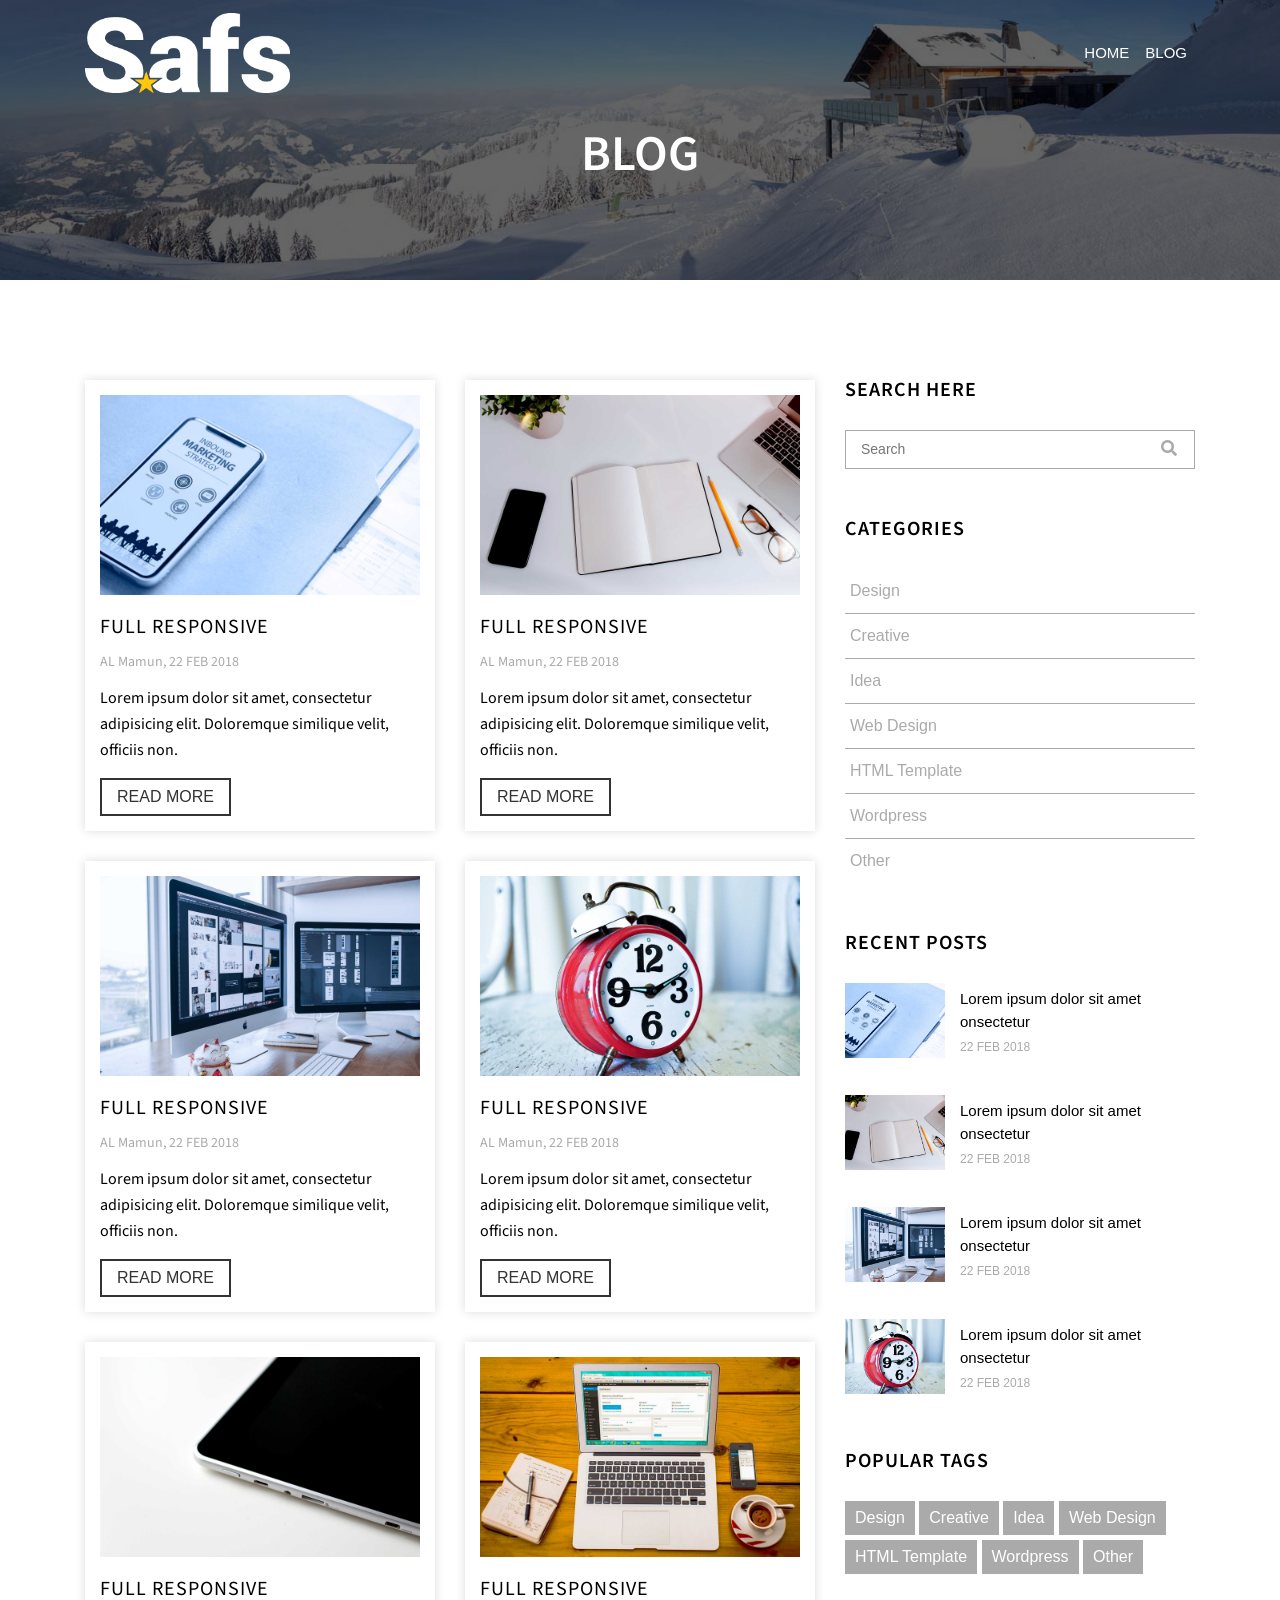
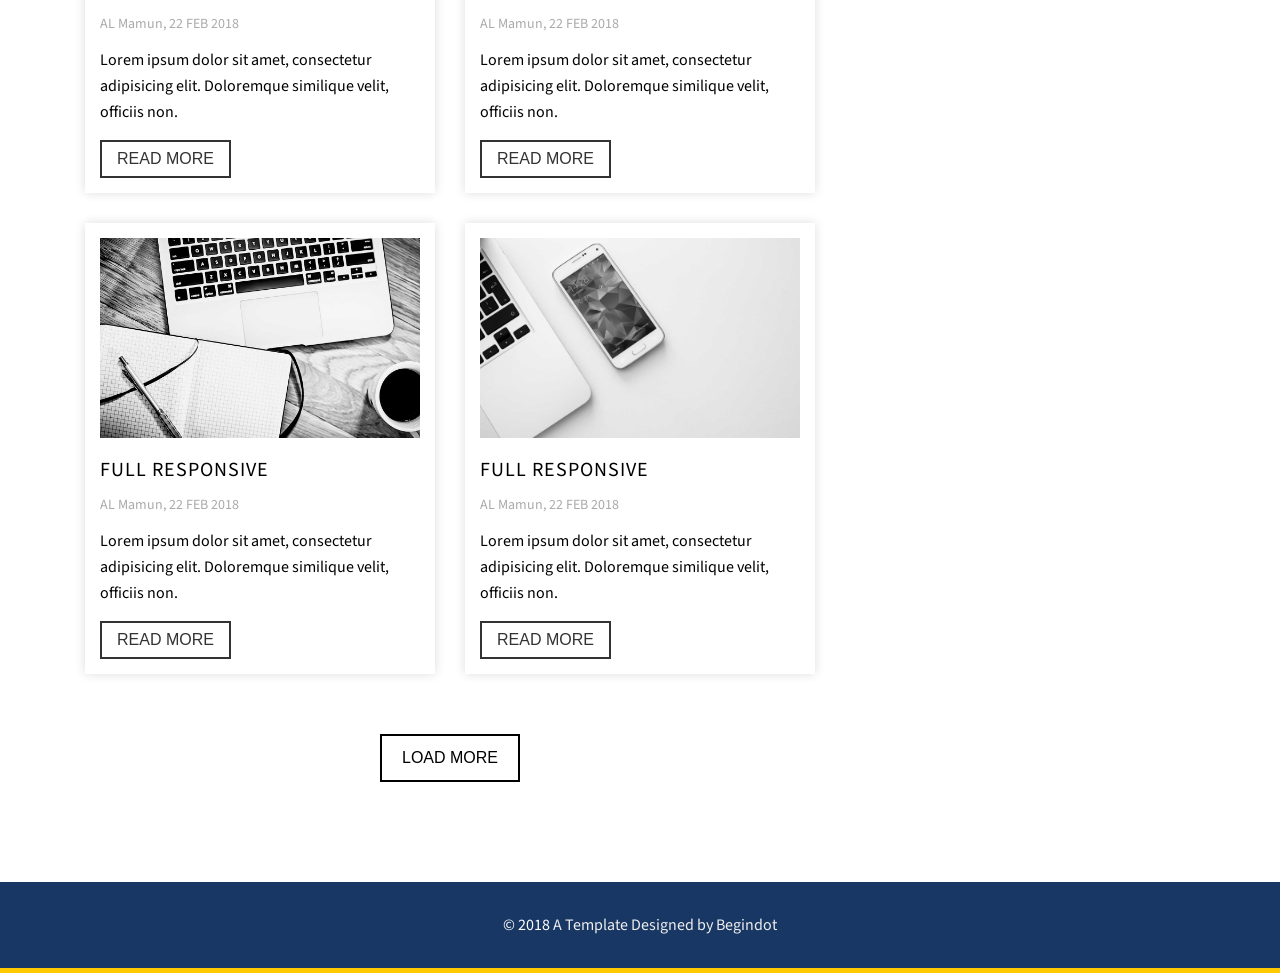
<file: derek-master/blog.html>
<!DOCTYPE html>
<html lang="en">

<head>
    <meta name="viewport" content="width=device-width, initial-scale=1">
    <meta http-equiv="X-UA-Compatible" content="IE=edge" />
    <meta charset="UTF-8">
    <title>Blog | Safs - HTML</title>

    <!-- ====== Google Fonts ====== -->
    <link href="https://fonts.googleapis.com/css?family=Source+Sans+Pro:300,400,600" rel="stylesheet">

    <!-- ====== ALL CSS ====== -->
    <link rel="stylesheet" href="assets/css/bootstrap.min.css">
    <link rel="stylesheet" href="assets/css/fontawesome-all.min.css">
    <link rel="stylesheet" href="assets/css/lightbox.min.css">
    <link rel="stylesheet" href="assets/css/owl.carousel.min.css">
    <link rel="stylesheet" href="assets/css/animate.css">
    <link rel="stylesheet" href="style.css">
    <link rel="stylesheet" href="assets/css/responsive.css">

</head>

<body data-spy="scroll" data-target=".navbar-nav">

    <!-- ====== Header ====== -->
    <header id="header" class="header">
        <!-- ====== Navbar ====== -->
        <nav class="navbar navbar-expand-lg fixed-top">
            <div class="container">
                <!-- Logo -->
                <a class="navbar-brand logo" href="../index.html">
                    <img src="assets/images/logo.png" alt="logo">
                </a>
                <!-- // Logo -->

                <!-- Mobile Menu -->
                <button class="navbar-toggler" type="button" data-toggle="collapse" data-target="#navbarSupportedContent" aria-expanded="false"><span><i class="fa fa-bars"></i></span></button>
                <!-- Mobile Menu -->

                <div class="collapse navbar-collapse main-menu" id="navbarSupportedContent">
                    <ul class="navbar-nav ml-auto">
                        <li class="nav-item"><a class="nav-link" href="../index.html">HOME</a></li>
                        <li class="nav-item"><a class="nav-link active" href="blog.html">BLOG</a></li>
                    </ul>
                </div>
            </div>
        </nav>
        <!-- ====== // Navbar ====== -->

        <!-- Page Title -->
        <div class="page-title bg-img section-padding bg-overlay" style="background-image: url(assets/images/breadcrumb.jpg)">
            <div class="container">
                <div class="row justify-content-center">
                    <div class="col-lg-6 text-center">
                        <h2>Blog</h2>
                    </div>
                </div>
            </div>
        </div>
        <!-- // Page Title -->
    </header>
    <!-- ====== // Header ====== -->



    <section class="blog-section">
        <div class="container">
            <div class="row">
                <div class="col-lg-8">
                    <div class="blog-area">
                        <div class="row">
                            <!-- Single Blog -->
                            <div class="col-sm-6">
                                <div class="single-blog">
                                    <div class="blog-thumb" style="background-image: url(assets/images/blog/img-1.jpg)"></div>
                                    <h4 class="blog-title"><a href="single-blog.html">Full Responsive</a></h4>
                                    <p class="blog-meta"><a href="#">AL Mamun</a>, 22 FEB 2018</p>
                                    <p>Lorem ipsum dolor sit amet, consectetur adipisicing elit. Doloremque similique velit, officiis non.</p>
                                    <a href="single-blog.html" class="button">Read More</a>
                                </div>
                            </div>
                            <!-- Single Blog -->
                            <!-- Single Blog -->
                            <div class="col-sm-6">
                                <div class="single-blog">
                                    <div class="blog-thumb" style="background-image: url(assets/images/blog/img-2.jpg)"></div>
                                    <h4 class="blog-title"><a href="single-blog.html">Full Responsive</a></h4>
                                    <p class="blog-meta"><a href="#">AL Mamun</a>, 22 FEB 2018</p>
                                    <p>Lorem ipsum dolor sit amet, consectetur adipisicing elit. Doloremque similique velit, officiis non.</p>
                                    <a href="single-blog.html" class="button">Read More</a>
                                </div>
                            </div>
                            <!-- Single Blog -->
                            <!-- Single Blog -->
                            <div class="col-sm-6">
                                <div class="single-blog">
                                    <div class="blog-thumb" style="background-image: url(assets/images/blog/img-3.jpg)"></div>
                                    <h4 class="blog-title"><a href="single-blog.html">Full Responsive</a></h4>
                                    <p class="blog-meta"><a href="#">AL Mamun</a>, 22 FEB 2018</p>
                                    <p>Lorem ipsum dolor sit amet, consectetur adipisicing elit. Doloremque similique velit, officiis non.</p>
                                    <a href="single-blog.html" class="button">Read More</a>
                                </div>
                            </div>
                            <!-- Single Blog -->
                            <!-- Single Blog -->
                            <div class="col-sm-6">
                                <div class="single-blog">
                                    <div class="blog-thumb" style="background-image: url(assets/images/blog/img-4.jpg)"></div>
                                    <h4 class="blog-title"><a href="single-blog.html">Full Responsive</a></h4>
                                    <p class="blog-meta"><a href="#">AL Mamun</a>, 22 FEB 2018</p>
                                    <p>Lorem ipsum dolor sit amet, consectetur adipisicing elit. Doloremque similique velit, officiis non.</p>
                                    <a href="#" class="button">Read More</a>
                                </div>
                            </div>
                            <!-- Single Blog -->
                            <!-- Single Blog -->
                            <div class="col-sm-6">
                                <div class="single-blog">
                                    <div class="blog-thumb" style="background-image: url(assets/images/blog/img-5.jpg)"></div>
                                    <h4 class="blog-title"><a href="single-blog.html">Full Responsive</a></h4>
                                    <p class="blog-meta"><a href="#">AL Mamun</a>, 22 FEB 2018</p>
                                    <p>Lorem ipsum dolor sit amet, consectetur adipisicing elit. Doloremque similique velit, officiis non.</p>
                                    <a href="#" class="button">Read More</a>
                                </div>
                            </div>
                            <!-- Single Blog -->
                            <!-- Single Blog -->
                            <div class="col-sm-6">
                                <div class="single-blog">
                                    <div class="blog-thumb" style="background-image: url(assets/images/blog/img-6.jpg)"></div>
                                    <h4 class="blog-title"><a href="single-blog.html">Full Responsive</a></h4>
                                    <p class="blog-meta"><a href="#">AL Mamun</a>, 22 FEB 2018</p>
                                    <p>Lorem ipsum dolor sit amet, consectetur adipisicing elit. Doloremque similique velit, officiis non.</p>
                                    <a href="single-blog.html" class="button">Read More</a>
                                </div>
                            </div>
                            <!-- Single Blog -->
                            <!-- Single Blog -->
                            <div class="col-sm-6">
                                <div class="single-blog">
                                    <div class="blog-thumb" style="background-image: url(assets/images/blog/img-7.jpg)"></div>
                                    <h4 class="blog-title"><a href="single-blog.html">Full Responsive</a></h4>
                                    <p class="blog-meta"><a href="#">AL Mamun</a>, 22 FEB 2018</p>
                                    <p>Lorem ipsum dolor sit amet, consectetur adipisicing elit. Doloremque similique velit, officiis non.</p>
                                    <a href="single-blog.html" class="button">Read More</a>
                                </div>
                            </div>
                            <!-- Single Blog -->
                            <!-- Single Blog -->
                            <div class="col-sm-6">
                                <div class="single-blog">
                                    <div class="blog-thumb" style="background-image: url(assets/images/blog/img-8.jpg)"></div>
                                    <h4 class="blog-title"><a href="single-blog.html">Full Responsive</a></h4>
                                    <p class="blog-meta"><a href="#">AL Mamun</a>, 22 FEB 2018</p>
                                    <p>Lorem ipsum dolor sit amet, consectetur adipisicing elit. Doloremque similique velit, officiis non.</p>
                                    <a href="single-blog.html" class="button">Read More</a>
                                </div>
                            </div>
                            <!-- Single Blog -->
                        </div>
                        <div class="row justify-content-center">
                            <div class="col-lg-6 text-center">
                                <a href="#" class="button blog-btn">Load More</a>
                            </div>
                        </div>
                    </div>
                </div>
                
                <!-- Sidebar -->
                <div class="col-lg-4">
                    <div class="blog-sidebar">
                        <!-- Sidebar Widget -->
                        <div class="sidebar-widget">
                            <h2 class="sidebar-title">Search here</h2>
                            <form action="blog.html" method="get">
                                <input type="search" placeholder="Search">
                                <button><i class="fa fa-search"></i></button>
                            </form>
                        </div>
                        <!-- Sidebar Widget -->

                        <!-- Sidebar Widget -->
                        <div class="sidebar-widget">
                            <h2 class="sidebar-title">Categories</h2>
                            <ol>
                                <li><a href="#">Design</a></li>
                                <li><a href="#">Creative</a></li>
                                <li><a href="#">Idea</a></li>
                                <li><a href="#">Web Design</a></li>
                                <li><a href="#">HTML Template</a></li>
                                <li><a href="#">Wordpress</a></li>
                                <li><a href="#">Other</a></li>
                            </ol>
                        </div>
                        <!-- Sidebar Widget -->

                        <!-- Sidebar Widget -->
                        <div class="sidebar-widget">
                            <h2 class="sidebar-title">RECENT POSTS</h2>
                            <ol class="recent-post">
                                <!-- Single Recent Post -->
                                <li>
                                    <span style="background-image: url(assets/images/blog/img-1.jpg)"></span>
                                    <div class="blog-content">
                                        <a href="single-blog.html">Lorem ipsum dolor sit amet onsectetur</a>
                                        <div class="blog-date">22 FEB 2018</div>
                                    </div>
                                </li>
                                <!-- Single Recent Post -->
                                <!-- Single Recent Post -->
                                <li>
                                    <span style="background-image: url(assets/images/blog/img-2.jpg)"></span>
                                    <div class="blog-content">
                                        <a href="single-blog.html">Lorem ipsum dolor sit amet onsectetur</a>
                                        <div class="blog-date">22 FEB 2018</div>
                                    </div>
                                </li>
                                <!-- Single Recent Post -->
                                <!-- Single Recent Post -->
                                <li>
                                    <span style="background-image: url(assets/images/blog/img-3.jpg)"></span>
                                    <div class="blog-content">
                                        <a href="single-blog.html">Lorem ipsum dolor sit amet onsectetur</a>
                                        <div class="blog-date">22 FEB 2018</div>
                                    </div>
                                </li>
                                <!-- Single Recent Post -->
                                <!-- Single Recent Post -->
                                <li>
                                    <span style="background-image: url(assets/images/blog/img-4.jpg)"></span>
                                    <div class="blog-content">
                                        <a href="single-blog.html">Lorem ipsum dolor sit amet onsectetur</a>
                                        <div class="blog-date">22 FEB 2018</div>
                                    </div>
                                </li>
                                <!-- Single Recent Post -->
                            </ol>
                        </div>
                        <!-- Sidebar Widget -->

                        <!-- Sidebar Widget -->
                        <div class="sidebar-widget">
                            <h2 class="sidebar-title">POPULAR TAGS</h2>
                            <ol class="tags">
                                <li><a href="#">Design</a></li>
                                <li><a href="#">Creative</a></li>
                                <li><a href="#">Idea</a></li>
                                <li><a href="#">Web Design</a></li>
                                <li><a href="#">HTML Template</a></li>
                                <li><a href="#">Wordpress</a></li>
                                <li><a href="#">Other</a></li>
                            </ol>
                        </div>
                        <!-- Sidebar Widget -->
                    </div>
                </div>
                <!-- // Sidebar -->
            </div>
        </div>
    </section>

    <!-- ====== Footer Area ====== -->
    <footer class="footer-area">
        <div class="container">
            <div class="row">
                <div class="col-lg-12 text-center">
                    <div class="copyright-text">
                        <p class="text-white">&copy; 2018 <a href="https://www.begindot.com/">A Template Designed by Begindot</a></p>
                    </div>
                </div>
            </div>
        </div>
    </footer>
    <!-- ====== // Footer Area ====== -->


    <!-- ====== ALL JS ====== -->
    <script src="assets/js/jquery-3.3.1.min.js"></script>
    <script src="assets/js/bootstrap.min.js"></script>
    <script src="assets/js/lightbox.min.js"></script>
    <script src="assets/js/owl.carousel.min.js"></script>
    <script src="assets/js/jquery.mixitup.js"></script>
    <script src="assets/js/wow.min.js"></script>
    <script src="assets/js/typed.js"></script>
    <script src="assets/js/main.js"></script>

</body>

</html>
</file>
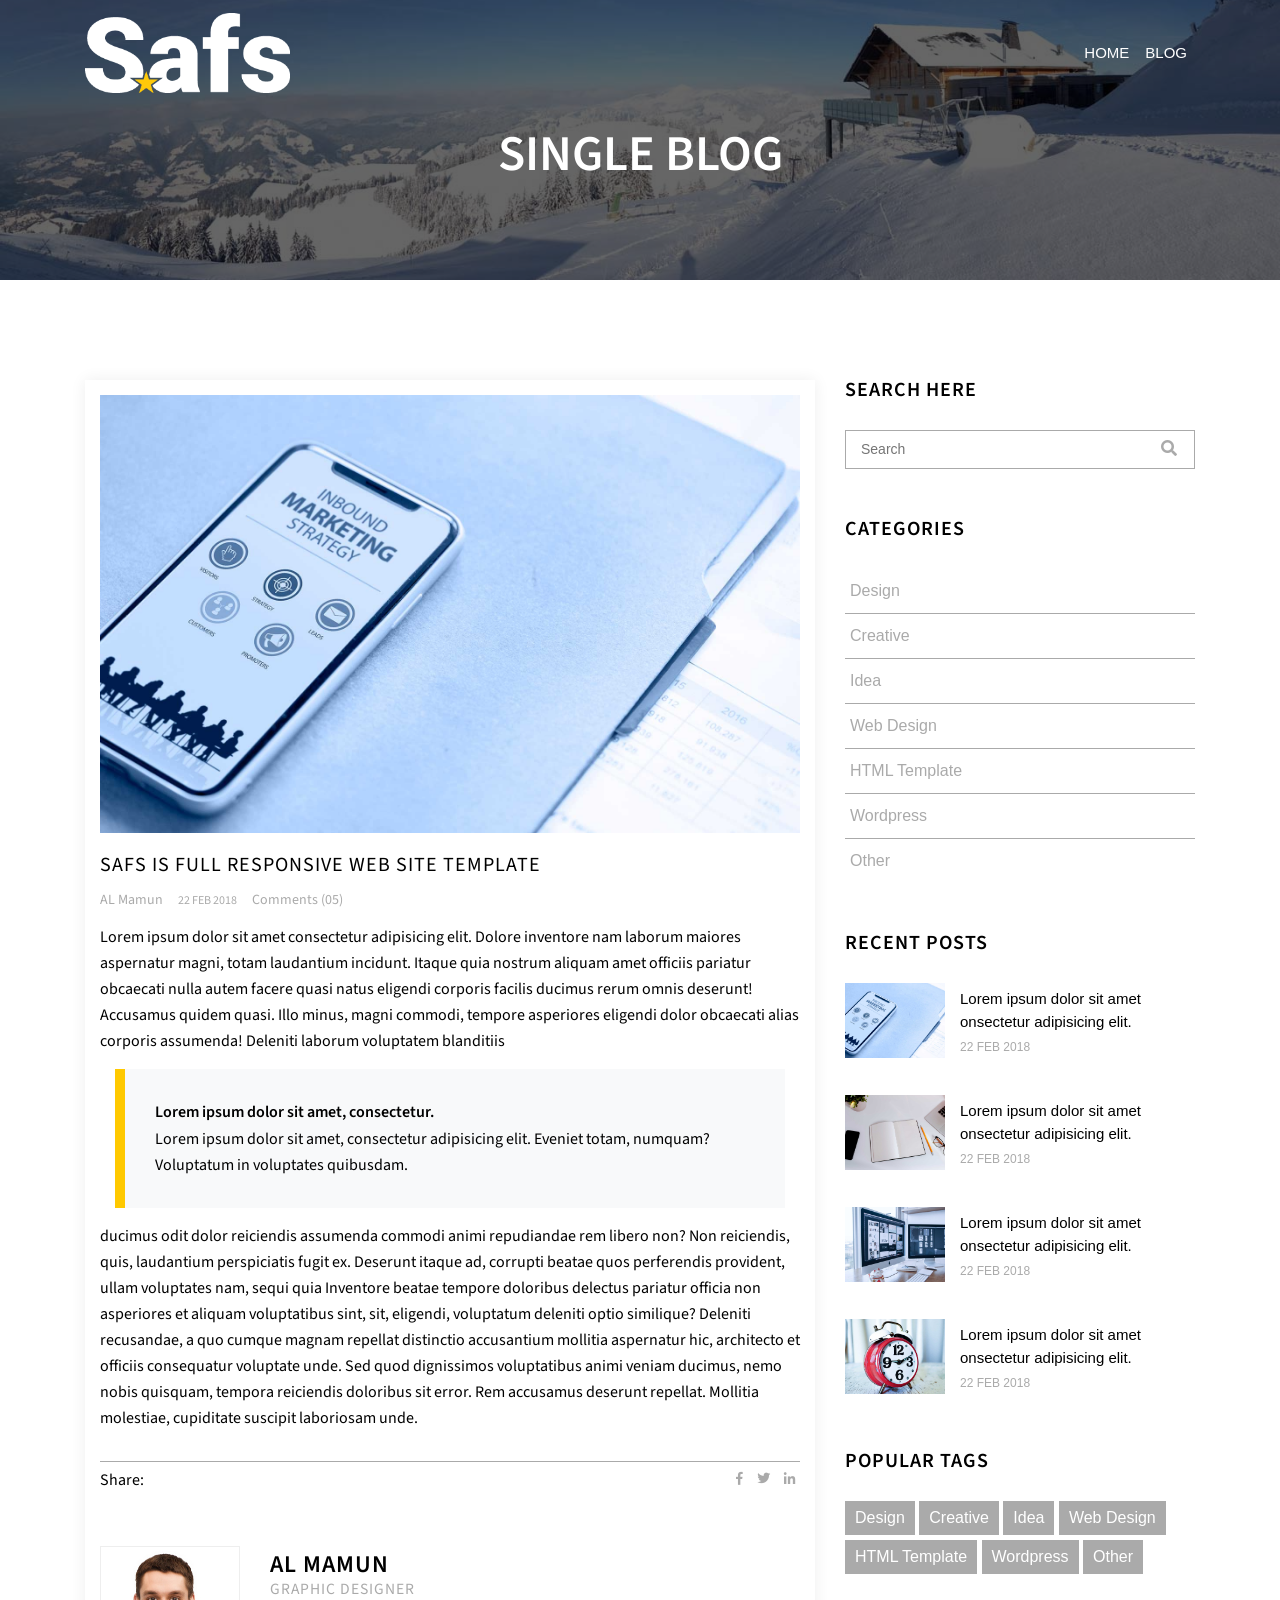
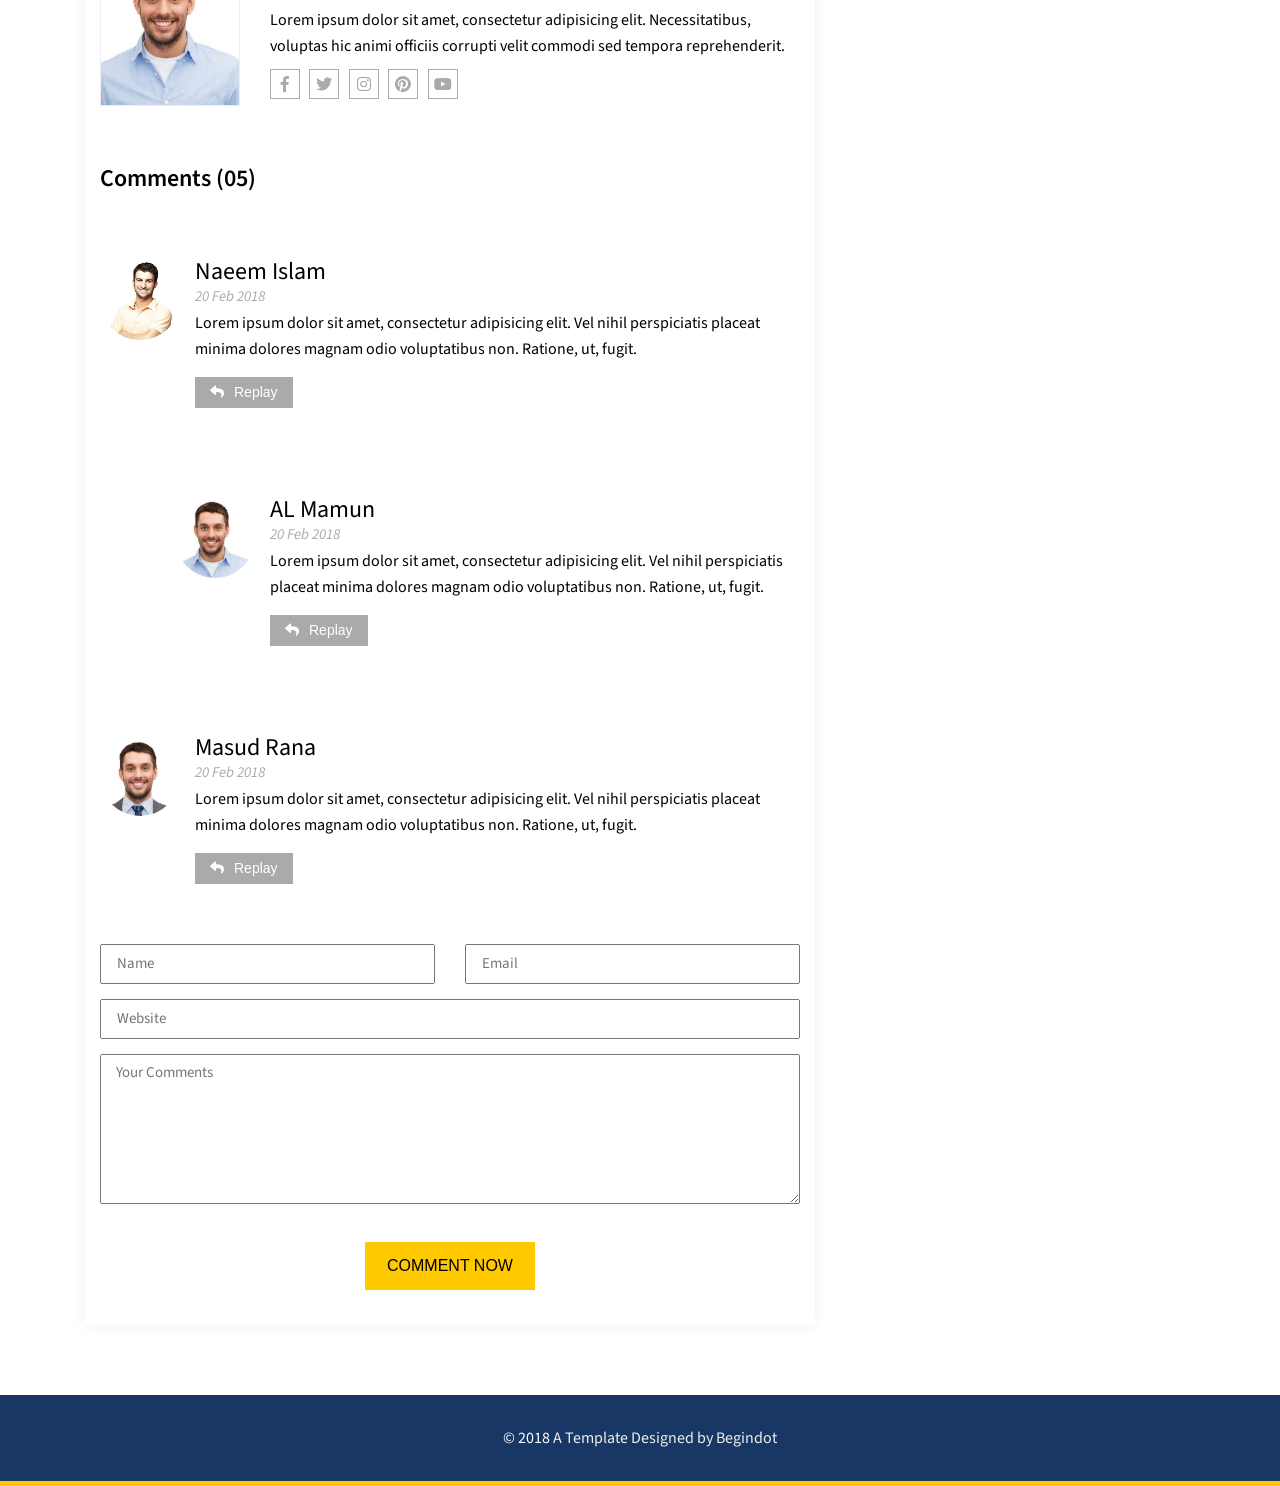
<file: derek-master/single-blog.html>
<!DOCTYPE html>
<html lang="en">

<head>
    <meta name="viewport" content="width=device-width, initial-scale=1">
    <meta http-equiv="X-UA-Compatible" content="IE=edge" />
    <meta charset="UTF-8">
    <title>Single Blog | Safs - HTML</title>

    <!-- ====== Google Fonts ====== -->
    <link href="https://fonts.googleapis.com/css?family=Source+Sans+Pro:300,400,600" rel="stylesheet">

    <!-- ====== ALL CSS ====== -->
    <link rel="stylesheet" href="assets/css/bootstrap.min.css">
    <link rel="stylesheet" href="assets/css/fontawesome-all.min.css">
    <link rel="stylesheet" href="assets/css/lightbox.min.css">
    <link rel="stylesheet" href="assets/css/owl.carousel.min.css">
    <link rel="stylesheet" href="assets/css/animate.css">
    <link rel="stylesheet" href="style.css">
    <link rel="stylesheet" href="assets/css/responsive.css">

</head>

<body data-spy="scroll" data-target=".navbar-nav">
    <!-- ====== Header ====== -->
    <header id="header" class="header"> <!-- ====== Navbar ====== -->
        <nav class="navbar navbar-expand-lg fixed-top">
            <div class="container">
                <!-- Logo -->
                <a class="navbar-brand logo" href="../index.html">
                    <img src="assets/images/logo.png" alt="logo">
                </a>
                <!-- // Logo -->

                <!-- Mobile Menu -->
                <button class="navbar-toggler" type="button" data-toggle="collapse" data-target="#navbarSupportedContent" aria-expanded="false"><span><i class="fa fa-bars"></i></span></button>
                <!-- Mobile Menu -->

                <div class="collapse navbar-collapse main-menu" id="navbarSupportedContent">
                    <ul class="navbar-nav ml-auto">
                        <li class="nav-item"><a class="nav-link" href="../index.html">HOME</a></li>
                        <li class="nav-item"><a class="nav-link active" href="blog.html">BLOG</a></li>
                    </ul>
                </div>
            </div>
        </nav>
        <!-- ====== // Navbar ====== -->

        <!-- Page Title -->
        <div class="page-title bg-img section-padding bg-overlay" style="background-image: url(assets/images/breadcrumb.jpg)">
            <div class="container">
                <div class="row justify-content-center">
                    <div class="col-lg-6 text-center">
                        <h2>Single Blog</h2>
                    </div>
                </div>
            </div>
        </div>
        <!-- // Page Title -->
    </header>
    <!-- ====== // Header ====== -->



    <section class="blog-section">
        <div class="container">
            <div class="row">
                <!-- Blog Main Content -->
                <div class="col-lg-8">
                    <div class="blog-post">
                        <img src="assets/images/blog/img-1.jpg" alt="" class="blog-img">
                        <h4 class="blog-title"><a href="#">Safs is Full Responsive Web site Template</a></h4>
                        <p class="blog-meta"><a class="user-name" href="#">AL Mamun</a><span class="blog-date">22 FEB 2018</span><a href="#" class="blog-comment">Comments (05)</a></p>
                        <div class="blog-main-content">
                            <p>Lorem ipsum dolor sit amet consectetur adipisicing elit. Dolore inventore nam laborum maiores aspernatur magni, totam laudantium incidunt. Itaque quia nostrum aliquam amet officiis pariatur obcaecati nulla autem facere quasi natus eligendi corporis facilis ducimus rerum omnis deserunt! Accusamus quidem quasi. Illo minus, magni commodi, tempore asperiores eligendi dolor obcaecati alias corporis assumenda! Deleniti laborum voluptatem blanditiis</p>

                            <blockquote class="blockquote bg-light">
                                <h6>Lorem ipsum dolor sit amet, consectetur.</h6>
                                <p>Lorem ipsum dolor sit amet, consectetur adipisicing elit. Eveniet totam, numquam? Voluptatum in voluptates quibusdam.</p>
                            </blockquote>

                            <p>ducimus odit dolor reiciendis assumenda commodi animi repudiandae rem libero non? Non reiciendis, quis, laudantium perspiciatis fugit ex. Deserunt itaque ad, corrupti beatae quos perferendis provident, ullam voluptates nam, sequi quia Inventore beatae tempore doloribus delectus pariatur officia non asperiores et aliquam voluptatibus sint, sit, eligendi, voluptatum deleniti optio similique? Deleniti recusandae, a quo cumque magnam repellat distinctio accusantium mollitia aspernatur hic, architecto et officiis consequatur voluptate unde. Sed quod dignissimos voluptatibus animi veniam ducimus, nemo nobis quisquam, tempora reiciendis doloribus sit error. Rem accusamus deserunt repellat. Mollitia molestiae, cupiditate suscipit laboriosam unde.</p>

                            <div class="blog-content-footer">
                                <div class="row">
                                    <div class="col-md-6">
                                        <P>Share:</P>
                                    </div>
                                    <div class="col-md-6">
                                        <ul class="share text-right">
                                            <li><a href=""><i class="fab fa-facebook-f"></i></a></li>
                                            <li><a href=""><i class="fab fa-twitter"></i></a></li>
                                            <li><a href=""><i class="fab fa-linkedin-in"></i></a></li>
                                        </ul>
                                    </div>
                                </div>
                            </div>
                        </div>
                        <!--  Blog Author -->
                        <div class="blog-author">
                            <div class="user-img" style="background-image: url(assets/images/team/img-1.jpg)"></div>
                            <div class="user-content">
                                <h2>AL Mamun <span>Graphic designer</span></h2>
                                <p>Lorem ipsum dolor sit amet, consectetur adipisicing elit. Necessitatibus, voluptas hic animi officiis corrupti velit commodi sed tempora reprehenderit.</p>
                                <!-- Social Area -->
                                <div class="social-aria text-left">
                                    <a target="_blank" href="#"><i class="fab fa-facebook-f"></i></a>
                                    <a target="_blank" href="#"><i class="fab fa-twitter"></i></a>
                                    <a target="_blank" href="#"><i class="fab fa-instagram"></i></a>
                                    <a target="_blank" href="#"><i class="fab fa-pinterest"></i></a>
                                    <a target="_blank" href="#"><i class="fab fa-youtube"></i></a>
                                </div>
                                <!-- // Social Area -->
                            </div>
                        </div>
                        <!-- // Blog Author -->

                        <!-- Blog Comments -->
                        <div class="blog-comment">
                            <h3>Comments (05)</h3>
                            <ol class="main-comment">
                                <li class="single-comment">

                                    <!-- Comment Content -->
                                    <div class="comment">
                                        <div class="comment-user-img" style="background-image: url(assets/images/team/img-2.jpg)"></div>
                                        <div class="comment-content">
                                            <h4>Naeem Islam</h4>
                                            <p class="comment-date">20 Feb 2018</p>
                                            <p>Lorem ipsum dolor sit amet, consectetur adipisicing elit. Vel nihil perspiciatis placeat minima dolores magnam odio voluptatibus non. Ratione, ut, fugit.</p>
                                            <a href="#"><i class="fa fa-reply"></i>Replay</a>
                                        </div>
                                    </div>
                                    <!-- // Comment Content -->

                                    <ol class="sub-comment">
                                        <li class="single-comment">
                                            <!-- Comment Content -->
                                            <div class="comment">
                                                <div class="comment-user-img" style="background-image: url(assets/images/team/img-1.jpg)"></div>
                                                <div class="comment-content">
                                                    <h4>AL Mamun</h4>
                                                    <p class="comment-date">20 Feb 2018</p>
                                                    <p>Lorem ipsum dolor sit amet, consectetur adipisicing elit. Vel nihil perspiciatis placeat minima dolores magnam odio voluptatibus non. Ratione, ut, fugit.</p>
                                                    <a href="#"><i class="fa fa-reply"></i>Replay</a>
                                                </div>
                                            </div>
                                            <!-- // Comment Content -->
                                        </li>
                                    </ol>
                                </li>
                                <li class="single-comment">
                                    <!-- Comment Content -->
                                    <div class="comment">
                                        <div class="comment-user-img" style="background-image: url(assets/images/team/img-3.jpg)"></div>
                                        <div class="comment-content">
                                            <h4>Masud Rana</h4>
                                            <p class="comment-date">20 Feb 2018</p>
                                            <p>Lorem ipsum dolor sit amet, consectetur adipisicing elit. Vel nihil perspiciatis placeat minima dolores magnam odio voluptatibus non. Ratione, ut, fugit.</p>
                                            <a href="#"><i class="fa fa-reply"></i>Replay</a>
                                        </div>
                                    </div>
                                    <!-- // Comment Content -->
                                </li>
                            </ol>

                            <!-- Blog Comment Form -->
                            <div class="blog-comment-form">
                                <form action="#">
                                    <div class="row">
                                        <div class="col-lg-6">
                                            <p><input type="text" placeholder="Name" required></p>
                                        </div>
                                        <div class="col-lg-6">
                                            <p><input type="email" placeholder="Email" required></p>
                                        </div>
                                    </div>
                                    <p><input type="text" placeholder="Website"></p>
                                    <p><textarea name="" id="" placeholder="Your Comments" required></textarea></p>
                                    <div class="comment-btn text-center">
                                        <button class="button" type="submit">Comment Now</button>
                                    </div>
                                </form>
                            </div>
                            <!-- // Blog Comment Form -->
                        </div>
                        <!-- // Blog Comments -->

                    </div>
                </div>
                <!-- // Blog Main Content -->

                <!-- Sidebar -->
                <div class="col-lg-4">
                    <div class="blog-sidebar">
                        <!-- Sidebar Widget -->
                        <div class="sidebar-widget">
                            <h2 class="sidebar-title">Search here</h2>
                            <form action="blog.html" method="get">
                                <input type="search" placeholder="Search">
                                <button><i class="fa fa-search"></i></button>
                            </form>
                        </div>
                        <!-- Sidebar Widget -->

                        <!-- Sidebar Widget -->
                        <div class="sidebar-widget">
                            <h2 class="sidebar-title">Categories</h2>
                            <ol>
                                <li><a href="#">Design</a></li>
                                <li><a href="#">Creative</a></li>
                                <li><a href="#">Idea</a></li>
                                <li><a href="#">Web Design</a></li>
                                <li><a href="#">HTML Template</a></li>
                                <li><a href="#">Wordpress</a></li>
                                <li><a href="#">Other</a></li>
                            </ol>
                        </div>
                        <!-- Sidebar Widget -->

                        <!-- Sidebar Widget -->
                        <div class="sidebar-widget">
                            <h2 class="sidebar-title">RECENT POSTS</h2>
                            <ol class="recent-post">
                                <!-- Single Recent Post -->
                                <li>
                                    <span style="background-image: url(assets/images/blog/img-1.jpg)"></span>
                                    <div class="blog-content">
                                        <a href="single-blog.html">Lorem ipsum dolor sit amet onsectetur adipisicing elit.</a>
                                        <div class="blog-date">22 FEB 2018</div>
                                    </div>
                                </li>
                                <!-- Single Recent Post -->
                                <!-- Single Recent Post -->
                                <li>
                                    <span style="background-image: url(assets/images/blog/img-2.jpg)"></span>
                                    <div class="blog-content">
                                        <a href="single-blog.html">Lorem ipsum dolor sit amet onsectetur adipisicing elit.</a>
                                        <div class="blog-date">22 FEB 2018</div>
                                    </div>
                                </li>
                                <!-- Single Recent Post -->
                                <!-- Single Recent Post -->
                                <li>
                                    <span style="background-image: url(assets/images/blog/img-3.jpg)"></span>
                                    <div class="blog-content">
                                        <a href="single-blog.html">Lorem ipsum dolor sit amet onsectetur adipisicing elit.</a>
                                        <div class="blog-date">22 FEB 2018</div>
                                    </div>
                                </li>
                                <!-- Single Recent Post -->
                                <!-- Single Recent Post -->
                                <li>
                                    <span style="background-image: url(assets/images/blog/img-4.jpg)"></span>
                                    <div class="blog-content">
                                        <a href="#">Lorem ipsum dolor sit amet onsectetur adipisicing elit.</a>
                                        <div class="blog-date">22 FEB 2018</div>
                                    </div>
                                </li>
                                <!-- Single Recent Post -->
                            </ol>
                        </div>
                        <!-- Sidebar Widget -->

                        <!-- Sidebar Widget -->
                        <div class="sidebar-widget">
                            <h2 class="sidebar-title">POPULAR TAGS</h2>
                            <ol class="tags">
                                <li><a href="#">Design</a></li>
                                <li><a href="#">Creative</a></li>
                                <li><a href="#">Idea</a></li>
                                <li><a href="#">Web Design</a></li>
                                <li><a href="#">HTML Template</a></li>
                                <li><a href="#">Wordpress</a></li>
                                <li><a href="#">Other</a></li>
                            </ol>
                        </div>
                        <!-- Sidebar Widget -->
                    </div>
                </div>
                <!-- // Sidebar -->
            </div>
        </div>
    </section>

    <!-- ====== Footer Area ====== -->
    <footer class="footer-area">
        <div class="container">
            <div class="row">
                <div class="col-lg-12 text-center">
                    <div class="copyright-text">
                        <p class="text-white">&copy; 2018 <a href="https://www.begindot.com/">A Template Designed by Begindot</a></p>
                    </div>
                </div>
            </div>
        </div>
    </footer>
    <!-- ====== // Footer Area ====== -->


    <!-- ====== ALL JS ====== -->
    <script src="assets/js/jquery-3.3.1.min.js"></script>
    <script src="assets/js/bootstrap.min.js"></script>
    <script src="assets/js/lightbox.min.js"></script>
    <script src="assets/js/owl.carousel.min.js"></script>
    <script src="assets/js/jquery.mixitup.js"></script>
    <script src="assets/js/wow.min.js"></script>
    <script src="assets/js/typed.js"></script>
    <script src="assets/js/main.js"></script>

</body>

</html>
</file>
<file: derek-master/style.css>
/*
Theme Name: Safs
Author: AL Mamun
Author URI: https://themeforest.net/user/aseven
Version: 1.0
*/

/*
[Table of contents]

* Glogbal Style
* Preloader
* Section Title
* Main Menu / Navbar
* Hero Area / Welcome Area / Slider Area
* Featured Area
* About Area
* Fact Counter Section
* Service Section
* Why choose Me Section
* Portfolio Section
* Frequently asked questions
* Blog Section
  - Blog Main Page
  - Sidebar
  - Single Blog
* Testimonial Section
* Team Section
* Call to Action Area
* Pricing Area
* Contact Area 
* Footer Area
*/

/*============Glogbal Style================ */
html,
body {
    height: 100%;
}

p {
    font-family: 'Source Sans Pro', sans-serif;
    font-size: 16px;
    line-height: 26px;
    color: #000;
    margin: 0;
}

a {
    -webkit-transition: .3s;
    transition: .3s
}

a:hover {
    color: #000;
    text-decoration: none;
}

h1,
h2,
h3,
h4,
h5,
h6 {
    font-family: 'Source Sans Pro', sans-serif;
    color: #000;
    font-weight: 600;
    line-height: 1.7;
    margin: 0;
}

.d-table {
    width: 100%;
    height: 100%;
}

.d-table-cell {
    vertical-align: middle;
}

img {
    max-width: 100%;
    height: auto;
}

.button {
    color: #fff;
    display: inline-block;
    text-transform: uppercase;
    border: 2px solid;
    padding: 10px 20px;
}

.button:hover {
    color: #000;
}

.bg-a {
    background-color: #000;
}

.section-padding {
    padding: 100px 0;
}

.pb-70 {
    padding-bottom: 70px;
}

.pb-85 {
    padding-bottom: 85px;
}

.bg-img {
    background-color: #ddd;
    background-position: center;
    background-size: cover;
    position: relative;
    z-index: 1;
}

.bg-primari {
    background-color: #193764 !important;
}

.bg-secondary {
    background-color: #ffc900 !important;
}

button:focus {
    outline: none;
}

.election-info {
    max-width: 600px;
    margin: 40px auto;
    padding: 20px;
    border: 2px solid #0a3d62;
    border-radius: 8px;
    font-family: Arial, sans-serif;
    text-align: center;
    background-color: #f4f8fb;
}

.election-info h2 {
    color: #0a3d62;
    margin-bottom: 10px;
    font-size: 28px;
}

.election-info p {
    font-size: 16px;
    margin: 10px 0;
}

.election-info p.election-day {
    font-size: 20px;
    font-weight: bold;
    color: #c0392b;
    margin: 15px 0;
}

.election-info a {
    display: inline-block;
    margin-top: 15px;
    padding: 12px 20px;
    background-color: #0a3d62;
    color: #ffffff;
    text-decoration: none;
    border-radius: 5px;
    font-weight: bold;
    transition: background-color 0.3s ease;
}

.election-info a:hover {
    background-color: #082b44;
}

/*::::::::::::::::::::::::::::::::::::
    Preloader
::::::::::::::::::::::::::::::::::::*/

.preloader {
    position: fixed;
    width: 100%;
    height: 100%;
    background-color: #193764;
    z-index: 99999;
}

.spinner {
    position: absolute;
    left: 50%;
    margin-left: -20px;
    bottom: 50%;
    margin-bottom: -20px;
    width: 40px;
    height: 40px;
}

.cube1,
.cube2 {
    background-color: #ffc900;
    width: 25px;
    height: 25px;
    position: absolute;
    top: 0;
    left: 0;

    -webkit-animation: sk-cubemove 1.8s infinite ease-in-out;
    animation: sk-cubemove 1.8s infinite ease-in-out;
}

.cube2 {
    -webkit-animation-delay: -0.9s;
    animation-delay: -0.9s;
}

@-webkit-keyframes sk-cubemove {
    25% {
        -webkit-transform: translateX(42px) rotate(-90deg) scale(0.5)
    }
    50% {
        -webkit-transform: translateX(42px) translateY(42px) rotate(-180deg)
    }
    75% {
        -webkit-transform: translateX(0px) translateY(42px) rotate(-270deg) scale(0.5)
    }
    100% {
        -webkit-transform: rotate(-360deg)
    }
}

@keyframes sk-cubemove {
    25% {
        transform: translateX(42px) rotate(-90deg) scale(0.5);
        -webkit-transform: translateX(42px) rotate(-90deg) scale(0.5);
    }
    50% {
        transform: translateX(42px) translateY(42px) rotate(-179deg);
        -webkit-transform: translateX(42px) translateY(42px) rotate(-179deg);
    }
    50.1% {
        transform: translateX(42px) translateY(42px) rotate(-180deg);
        -webkit-transform: translateX(42px) translateY(42px) rotate(-180deg);
    }
    75% {
        transform: translateX(0px) translateY(42px) rotate(-270deg) scale(0.5);
        -webkit-transform: translateX(0px) translateY(42px) rotate(-270deg) scale(0.5);
    }
    100% {
        transform: rotate(-360deg);
        -webkit-transform: rotate(-360deg);
    }
}



/*::::::::::::::::::::::::::::::::::::
   Section Title
::::::::::::::::::::::::::::::::::::*/

.section-title {
    margin-bottom: 60px;
}

.section-title h2 {
    text-transform: uppercase;
    position: relative;
    font-size: 32px;
    padding-bottom: 15px;
    margin-bottom: 15px;
    line-height: 1;
}

.section-title h2:before,
.section-title h2:after {
    position: absolute;
    content: '';
    left: 50%;
    bottom: 0;
    width: 50px;
    height: 5px;
    background-color: #193764;
}

.section-title h2:before {
    left: auto;
    right: 50%;
    background-color: #ffc900
}

/*::::::::::::::::::::::::::::::::::::
   Main Menu
::::::::::::::::::::::::::::::::::::*/
.navbar{
    -webkit-transition: .3s;
    transition: .3s;
}
.navbar-brand.logo img {
    max-height: 80px;
}

.navbar-expand-lg .navbar-nav .nav-link {
    color: #fff;
    font-size: 15px;
}

.navbar-expand-lg .navbar-nav .nav-link:hover,
.navbar-expand-lg .navbar-nav .nav-link.active {
    color: #ffc900;
}

/*::::::::::::::::::::::::::::::::::::
   Hero Area 
::::::::::::::::::::::::::::::::::::*/

/* MAIN HERO */
.hero-aria {
    height: 100vh;
    width: 100%;
}

/* SPLIT LAYOUT */
.hero-split {
    display: flex;
    height: 100%;
    flex-wrap: wrap; /* allow stacking on small screens */
}

/* LEFT SIDE (YELLOW PANEL) */
.hero-left {
    width: 50%;
    background-color: #193764;
    display: flex;
    align-items: center;
    justify-content: center;
    padding: 20px;
}

/* TEXT CONTENT */
.hero-content {
    max-width: 80%;
    margin: 0 auto;
    text-align: center;
}

.hero-content h2 {
    color: #fff;
    font-size: 100px;
    font-weight: 600;
    line-height: 1;
}

.hero-content h3 {
    color: #ffc900;
    font-size: 5rem;
    line-height: 1.2;
}

.hero-content p {
    color: #fff;
    font-size: 1.2rem;
}

.hero-content .button {
    display: inline-block;
    margin-top: 20px;
    padding: 10px 20px;
    background: #000;
    color: #fff;
    text-decoration: none;
    border-radius: 5px;
}

/* RIGHT SIDE (SLIDER) */
.hero-right {
    width: 50%;
    position: relative;
}

/* SLIDER HEIGHT FIX */
.hero-area-slids,
.hero-area-slids .owl-stage-outer,
.hero-area-slids .owl-stage,
.hero-area-slids .owl-item,
.single-slider,
.slider-bg {
    height: 100%;
}

/* BACKGROUND IMAGE */
.slider-bg {
    width: 100%;
    background-size: cover;
    background-position: center;
    background-repeat: no-repeat;
    position: relative;
}

/* OPTIONAL DARK OVERLAY ON IMAGE */
.slider-bg:after {
    content: '';
    position: absolute;
    top: 0;
    left: 0;
    right: 0;
    bottom: 0;
    background: rgba(0,0,0,0.3);
}


/*.hero-aria,*/
/*.hero-area-slids,*/
/*.single-slider {*/
/*    height: 100%;*/
/*    position: relative;*/
/*    z-index: 1;*/
/*    background-position: center;*/
/*    background-size: cover;*/
/*}*/


/*.hero-aria:after {*/
/*    position: absolute;*/
/*    content: '';*/
/*    left: 0;*/
/*    bottom: 0;*/
/*    width: 50%;*/
/*    height: 100%;*/
/*    background-color: #ffc900;*/
/*    opacity: .8;*/
/*    -ms-filter: "progid:DXImageTransform.Microsoft.Alpha(Opacity=80)";*/
/*    z-index: 2;*/
/*}*/

/*.hero-area-slids .owl-stage-outer,*/
/*.hero-area-slids .owl-stage,*/
/*.hero-area-slids .owl-item {*/
/*    height: 100%;*/
/*}*/

/*.slider-bg {*/
/*    height: 100%;*/
/*    width: 100%;*/
/*    background-position: right center; !* 👈 key change *!*/
/*    background-size: cover;*/
/*    background-repeat: no-repeat;*/
/*    position: relative;*/
/*    z-index: 1;*/
/*}*/


/*.slider-bg:after {*/
/*    content: '';*/
/*    position: absolute;*/
/*    left: 0;*/
/*    top: 0;*/
/*    width: 100%;*/
/*    height: 100%;*/
/*    background-color: #000;*/
/*    opacity: .3;*/
/*    -ms-filter: "progid:DXImageTransform.Microsoft.Alpha(Opacity=30)";*/
/*    z-index: -1;*/
/*}*/

/*.hero-content {*/
/*    position: absolute;*/
/*    z-index: 999;*/
/*    max-width: 40%;*/
/*}*/


/*.hero-content h2 {*/
/*    color: #fff;*/
/*    font-size: 90px;*/
/*    font-weight: 600;*/
/*    line-height: 1;*/
/*}*/

/*.hero-content .button {*/
/*    margin-top: 30px;*/
/*}*/

@media (max-width: 768px) {
    .hero-split {
        flex-direction: column;
    }

    .hero-left,
    .hero-right {
        width: 100%;
        height: 50vh;
    }

    .hero-content {
        text-align: center;
        margin: auto;
    }
}

/*.hero-aria,*/
/*.hero-area-slids,*/
/*.single-slider {*/
/*    height: 100%;*/
/*    position: relative;*/
/*    z-index: 1;*/
/*    background-position: center;*/
/*    background-size: cover;*/
/*}*/


/*.hero-aria:after {*/
/*    position: absolute;*/
/*    content: '';*/
/*    left: 0;*/
/*    bottom: 0;*/
/*    width: 50%;*/
/*    height: 100%;*/
/*    background-color: #ffc900;*/
/*    opacity: .8;*/
/*    -ms-filter: "progid:DXImageTransform.Microsoft.Alpha(Opacity=80)";*/
/*    z-index: 2;*/
/*}*/

/*.hero-area-slids .owl-stage-outer,*/
/*.hero-area-slids .owl-stage,*/
/*.hero-area-slids .owl-item {*/
/*    height: 100%;*/
/*}*/

/*.slider-bg {*/
/*    height: 100%;*/
/*    width: 100%;*/
/*    background-position: right center; !* 👈 key change *!*/
/*    background-size: cover;*/
/*    background-repeat: no-repeat;*/
/*    position: relative;*/
/*    z-index: 1;*/
/*}*/


/*.slider-bg:after {*/
/*    content: '';*/
/*    position: absolute;*/
/*    left: 0;*/
/*    top: 0;*/
/*    width: 100%;*/
/*    height: 100%;*/
/*    background-color: #000;*/
/*    opacity: .3;*/
/*    -ms-filter: "progid:DXImageTransform.Microsoft.Alpha(Opacity=30)";*/
/*    z-index: -1;*/
/*}*/

/*.hero-content {*/
/*    position: absolute;*/
/*    z-index: 999;*/
/*    max-width: 40%;*/
/*}*/


/*.hero-content h2 {*/
/*    color: #fff;*/
/*    font-size: 90px;*/
/*    font-weight: 600;*/
/*    line-height: 1;*/
/*}*/

/*.hero-content .button {*/
/*    margin-top: 30px;*/
/*}*/

/*::::::::::::::::::::::::::::::::::::
   Featured Area
::::::::::::::::::::::::::::::::::::*/

.single-featured-item {
    padding: 15px;
    margin-bottom: 30px;
}

.single-featured-item-wrap {
    background-color: #fff;
    box-shadow: 0 0 10px #eee;
}

.single-featured-item-wrap h3 a {
    text-align: center;
    text-transform: uppercase;
    padding: 15px;
    color: #000;
    display: block;
    position: relative;
    z-index: 1;
}

.single-featured-item-wrap:hover a {
    color: #ffc900
}

.single-featured-item-wrap:hover a:after {
    height: 100%;
}

.single-featured-item-wrap h3 a:after {
    position: absolute;
    content: '';
    width: 100%;
    height: 0;
    background-color: #193764;
    z-index: -1;
    left: 0;
    top: 0;
    -webkit-transition: .3s;
    transition: .3s;
}

.featured-icon {
    font-size: 60px;
    /*font-weight: bold;*/
    position: absolute;
    top: 0;
    color: #ffc900;
    opacity: .5;
    -ms-filter: "progid:DXImageTransform.Microsoft.Alpha(Opacity=50)";
}


/*::::::::::::::::::::::::::::::::::::
   About Area
::::::::::::::::::::::::::::::::::::*/

.about-bg {
    height: 100%;
    min-height: 400px;
    position: relative;
    background-size: contain;
    background-repeat: no-repeat;
    background-position: right;
    background-color: #ffc900;
}



.social-aria a {
    color: #fff;
    width: 30px;
    height: 30px;
    display: inline-block;
    border: 1px solid;
    text-align: center;
    line-height: 30px;
    margin: 0 5px;
    -webkit-transition: .3s;
    transition: .3s;
}

.social-aria {
    position: absolute;
    bottom: 0;
    text-align: center;
    width: 100%;
    z-index: 1;
    padding: 15px;
}

.social-aria a:hover {
    border-radius: 50%;
}

.social-aria:after {
    position: absolute;
    content: '';
    background-color: #000;
    width: 100%;
    height: 100%;
    bottom: 0;
    left: 0;
    z-index: -1;
    opacity: .5;
    -ms-filter: "progid:DXImageTransform.Microsoft.Alpha(Opacity=50)";
}

.about-content h2 span {
    color: #ffc900;
    font-size: 100%;
}

.about-content h4 {
    font-weight: 400;
    font-size: 22px;
    margin-bottom: 15px;
}

.about-content p {
    font-weight: 400;
}

.about-content h5 {
    margin: 30px 0;
    text-transform: uppercase;
}

.skillbar {
    position: relative;
    display: block;
    margin-bottom: 15px;
    width: 100%;
    background: #eee;
    height: 35px;
    -webkit-transition-property: width, background-color;
    transition-property: width, background-color;
}

.skillbar-title {
    position: absolute;
    top: 0;
    left: 0;
    width: 110px;
    font-size: 14px;
    color: #ffffff;
    background: #000;
}

.skillbar-title span {
    display: block;
    padding: 0 20px;
    height: 35px;
    line-height: 35px;
}

.skillbar-bar {
    height: 35px;
    width: 0px;
    background-color: #ffc900;
}

.skill-bar-percent {
    position: absolute;
    right: 10px;
    top: 0;
    font-size: 14px;
    height: 35px;
    line-height: 35px;
}


/*::::::::::::::::::::::::::::::::::::
   Fact Counter Section
::::::::::::::::::::::::::::::::::::*/

/*.fact-counter:after {*/
/*    position: absolute;*/
/*    content: '';*/
/*    left: 0;*/
/*    top: 0;*/
/*    width: 100%;*/
/*    height: 100%;*/
/*    background-color: #000;*/
/*    z-index: -1;*/
/*    opacity: .8;*/
/*    -ms-filter: "progid:DXImageTransform.Microsoft.Alpha(Opacity=80)";*/
/*}*/


/*.single-fun-fact {*/
/*    border: 1px solid #fff;*/
/*    padding: 15px;*/
/*    margin-bottom: 30px;*/
/*}*/

/*.single-fun-fact h2 {*/
/*    line-height: 1;*/
/*    color: #fff;*/
/*}*/

/*.single-fun-fact h2 span {*/
/*    margin-right: 5px;*/
/*}*/

/*.single-fun-fact p {*/
/*    color: #fff;*/
/*    position: relative;*/
/*    margin-top: 30px;*/
/*}*/

/*.single-fun-fact p:after {*/
/*    position: absolute;*/
/*    content: '';*/
/*    left: 50%;*/
/*    top: -15px;*/
/*    width: 60px;*/
/*    margin-left: -30px;*/
/*    height: 1px;*/
/*    background-color: #fff;*/
/*}*/


/*::::::::::::::::::::::::::::::::::::
   Service Section
::::::::::::::::::::::::::::::::::::*/

.service-area {
    position: relative;
    z-index: 2;
    padding: 80px 0;
}

.service-area:before {
    content: '';
    position: absolute;
    left: 0;
    top: 0;
    width: 100%;
    height: 100%;
    background-color: #ffc900;
    z-index: -1;
}

.section-title h2:before {
    background-color: #ffc900;
}

.single-service {
    background-color: #fff;
    padding: 20px;
    border: 1px solid #ffc900;
    margin-bottom: 30px;
    position: relative;
    z-index: 1;
    transition: 0.3s;
}

.single-service h2,
.single-service p {
    transition: 0.3s;
}

.single-service:after {
    position: absolute;
    bottom: 0;
    left: 0;
    content: '';
    width: 100%;
    height: 5px;
    background-color: #193764;
    z-index: -1;
    transition: 0.3s;
}

.single-service:hover h2,
.single-service:hover p {
    color: #fff;
}

.single-service:hover:after {
    height: 100%;
}

.service-icon {
    font-size: 50px;
    color: #ffc900;
    margin-bottom: 15px;
    display: block;
}


/*::::::::::::::::::::::::::::::::::::
   Why choose Me Section
::::::::::::::::::::::::::::::::::::*/

.single-why-me {
    position: relative;
    padding-right: 115px;
    text-align: right;
    margin-bottom: 30px;
}

.single-why-me:hover .why-me-icon {
    background-color: #193764;
    color: #ffc900;
}

.why-me-right .why-me-icon,
.why-me-left .why-me-icon {
    color: #fff;
    position: absolute;
    font-size: 40px;
    width: 100px;
    height: 100%;
    border: 1px solid #193764;
    text-align: center;
    line-height: 1;
    right: 0;
    bottom: 0;
    display: inline-block;
    background-color: #ffc900;
    -webkit-transition: .3s;
    transition: .3s;
}

.single-why-me.why-me-right {
    text-align: left;
    padding-right: 0;
    padding-left: 115px;

}

.why-me-right .why-me-icon {
    right: auto;
    left: 0;

}



/*::::::::::::::::::::::::::::::::::::
   Portfolio Section
::::::::::::::::::::::::::::::::::::*/

.work-list {
    margin-bottom: 60px;
}

.portfolio-area .mix {
    display: none;
}

.work-list ul {
    margin: 0;
    padding: 0;
    list-style: none;
}

.work-list ul li {
    display: inline-block;
    padding: 5px 10px;
    border: 1px solid;
    -webkit-transition: .3s;
    transition: .3s;
    cursor: pointer;
}

.work-list ul li.filter.active,
.work-list ul li:hover {
    color: #000;
    background-color: #ffc900;
    border-color: #ffc900;
}

.row.portfolio .col-lg-4 {
    padding-left: 7.5px;
    padding-right: 7.5px;
}

.single-portfolio {
    height: 240px;
    margin-bottom: 15px;
    background-position: center;
    background-size: cover;
    background-color: #ddd;
    padding: 15px;
    position: relative;
    z-index: 1;
    overflow: hidden;
}

.single-portfolio:after {
    position: absolute;
    content: '';
    left: 0;
    bottom: 0;
    width: 100%;
    height: 0;
    background-color: #000;
    opacity: .5;
    -ms-filter: "progid:DXImageTransform.Microsoft.Alpha(Opacity=50)";
    -webkit-transition: .3s;
    transition: .3s;
    z-index: -1;

}

.single-portfolio:hover:after {
    height: 100%;
}

.portfolio-icon {
    position: absolute;
    top: 100%;
    margin-top: -20px;
    left: 50%;
    margin-left: -20px;
    opacity: 0;
    -ms-filter: "progid:DXImageTransform.Microsoft.Alpha(Opacity=0)";
    visibility: hidden;
    -webkit-transition: .6s;
    transition: .6s;
}

.single-portfolio:hover .portfolio-icon {
    opacity: 1;
    -ms-filter: "progid:DXImageTransform.Microsoft.Alpha(Opacity=100)";
    visibility: visible;
    top: 50%
}

.portfolio-icon a {
    font-size: 15px;
    color: #fff;
    width: 40px;
    height: 40px;
    border: 1px solid;
    display: inline-block;
    line-height: 40px;
    -webkit-transition: .3s;
    transition: .3s;
}

.portfolio-icon a:hover {
    border-radius: 50%;
}

.portfolio-hover h4 {
    color: #fff;
    text-transform: uppercase;
    text-align: center;
}

.portfolio-hover {
    position: absolute;
    width: 100%;
    left: 0;
    bottom: -60px;
    padding: 5px;
    z-index: 1;
    -webkit-transition: .3s;
    transition: .3s;
    opacity: 0;
    -ms-filter: "progid:DXImageTransform.Microsoft.Alpha(Opacity=0)";
    visibility: hidden;
}

.portfolio-hover:after {
    position: absolute;
    left: 0;
    bottom: 0;
    width: 100%;
    height: 100%;
    content: '';
    background-color: #000;
    z-index: -1;
}

.single-portfolio:hover .portfolio-hover {
    bottom: 0;
    opacity: 1;
    -ms-filter: "progid:DXImageTransform.Microsoft.Alpha(Opacity=100)";
    visibility: visible
}


/*::::::::::::::::::::::::::::::::::::
   Frequently asked questions
::::::::::::::::::::::::::::::::::::*/

.section-title.faq-title h2:after {
    background-color: #000;
}

.section-title.faq-title h2:before {
    background-color: #fff;
}

.faq-bg {
    height: 100%;
    min-height: 320px;
}

.single-faq {
    margin-bottom: 5px;
}

.single-faq h4 {
    color: #fff;
    padding: 5px 15px;
    background-color: #333;
    cursor: pointer;
    font-weight: 400;
    font-size: 24px;
    position: relative;
    z-index: 1;
}

.single-faq h4[aria-expanded="true"]:after {
    -webkit-transform: rotate(-180deg);
            transform: rotate(-180deg);
}

.single-faq h4:after {
    position: absolute;
    font-family: FontAwesome;
    content: "\f107";
    text-align: center;
    right: 0;
    top: 0;
    color: #fff;
    background-color: #000;
    width: 60px;
    height: 100%;
    line-height: 200%;
}

.faq-body {
    background: #3e3e3e;
    color: #fff;
    padding: 15px;
}


/*::::::::::::::::::::::::::::::::::::
   Blog Section
::::::::::::::::::::::::::::::::::::*/

.single-blog {
    background-color: #fff;
    padding: 15px;
    box-shadow: 0 0 10px #ddd;
    margin-bottom: 30px;
}

.blog-thumb {
    height: 200px;
    background-position: center;
    background-size: cover;
}

h4.blog-title {
    font-size: 20px;
    text-transform: uppercase;
    letter-spacing: 1px;
    padding-top: 15px;
    font-weight: 400;
}

h4.blog-title a {
    color: #000;
}

.blog-meta {
    font-size: 14px;
    color: #aaa;
    margin: 5px 0 10px 0;
}

.blog-meta a {
    color: #aaa;
}

.single-blog .button {
    color: #333;
    padding: 5px 15px;
    margin-top: 15px;
}

.single-blog .button:hover {
    background-color: #ffc900;
    border-color: #ffc900;
}

/*::::::::::::::::::::::::::::::::::::
   Blog Main Page
::::::::::::::::::::::::::::::::::::*/

.bg-overlay {
    position: relative;
    z-index: 1;
}

.bg-overlay:after {
    position: absolute;
    content: '';
    width: 100%;
    height: 100%;
    left: 0;
    bottom: 0;
    background-color: #000000;
    z-index: -1;
    opacity: .6;
    -ms-filter: "progid:DXImageTransform.Microsoft.Alpha(Opacity=60)";
}

.blog-section {
    padding: 100px 0 70px 0;
}


.page-title h2 {
    font-size: 50px;
    color: #fff;
    text-transform: uppercase;
    margin-top: 30px;
    line-height: 1;
}

.button.blog-btn {
    color: #000;
    margin-bottom: 30px;
    margin-top: 30px;
}

.button.blog-btn:hover {
    background-color: #ffc900;
    border-color: #ffc900;
}

/*::::::::::::::::::::::::::::::::::::
   Sidebar
::::::::::::::::::::::::::::::::::::*/

.sidebar-widget {
    margin-bottom: 50px;
}

.sidebar-title {
    line-height: 1;
    text-transform: uppercase;
    font-size: 20px;
    letter-spacing: 1px;
    margin-bottom: 30px;
}

.sidebar-widget form {
    border: 1px solid #aaa;
    position: relative;
}

textarea:focus,
input:focus {
    outline: none;
}

.sidebar-widget input {
    border: none;
    padding: 8px 15px;
    font-size: 14px;
    line-height: 1.5;
    width: 85%;
}

.sidebar-widget button {
    border: none;
    background-color: transparent;
    cursor: pointer;
    width: 13%;
    margin-left: 0;
    color: #aaa;
}

.sidebar-widget ol {
    margin: 0;
    padding: 0;
    list-style: none;
}


.sidebar-widget ol li {
    position: relative;
}

.sidebar-widget ol li:last-child a {
    border-bottom: none;
}

.sidebar-widget ol li a {
    color: #aaa;
    padding: 10px 5px;
    border-bottom: 1px solid #aaa;
    display: block
}

.sidebar-widget ol li a:hover {
    color: #ffc900;
}

.sidebar-widget ol.recent-post li {
    margin-bottom: 30px;
}

.sidebar-widget ol.recent-post li span {
    width: 100px;
    height: 75px;
    display: inline-block;
    background-position: center;
    background-size: cover;
}

.sidebar-widget ol.recent-post li a {
    border: none;
}

.sidebar-widget ol.recent-post li a:hover {
    color: #ffc900;
}

.blog-content {
    position: absolute;
    top: 0;
    padding-left: 115px;
    width: 100%;
    height: 100%;

}

.blog-date {
    color: #aaa;
    font-size: 12px;
}

.sidebar-widget .blog-content a {
    padding: 5px 0;
    color: #000;
    border: none;
    font-size: 15px;
}

.sidebar-widget ol.tags li {
    display: inline-block;
}

.sidebar-widget ol.tags li a {
    border: none;
    background-color: #aaa;
    color: #fff;
    margin-bottom: 5px;
    padding: 5px 10px;
}

.sidebar-widget ol.tags li a:hover {
    color: #000;
    background-color: #ffc900;
}


/*::::::::::::::::::::::::::::::::::::
   Single Blog
::::::::::::::::::::::::::::::::::::*/

.blog-post {
    padding: 15px;
    background-color: #fff;
    box-shadow: 0 0 15px #eee;
}

span.blog-date,
.user-name {
    margin-right: 15px;
}

.blockquote {
    padding: 30px;
    margin: 15px;
    border-left: 10px solid #ffc900;
}

.blog-content-footer {
    border-top: 1px solid #aaa;
    margin-top: 30px;
    padding-top: 5px;
    font-size: 15px;
}

ul.share {
    margin: 0;
    padding: 0;
    list-style: none;
}

ul.share li {
    display: inline-block;
}

ul.share li a {
    color: #aaa;
    display: block;
    padding: 0 5px;
    font-size: 13px;
}


.blog-author {
    position: relative;
    margin-top: 60px;
    margin-bottom: 60px;
}

.user-content h2 {
    text-transform: uppercase;
    font-size: 24px;
    letter-spacing: 1px;
    line-height: 1;
    margin-bottom: 10px;
}

.user-content h2 span {
    display: block;
    font-size: 65%;
    font-weight: 400;
    margin-top: 5px;
    color: #aaa;
}

.blog-author .social-aria {
    position: relative;
    padding: 0;
}

.user-content .social-aria a {
    color: #aaa;
    margin: auto;
    margin-right: 5px;
    margin-top: 10px;
}

.blog-author .social-aria:after {
    background-color: transparent
}

.user-img {
    width: 140px;
    height: 160px;
    background-position: center top;
    background-size: cover;
    position: absolute;
    padding: 5px;
    border: 1px solid #eee;
    left: 0;
    bottom: 50%;
    margin-bottom: -80px;
}

.user-content {
    padding-left: 170px;
}


/*Comments CSS*/

.blog-comment h3 {
    margin-bottom: 30px;
    font-size: 24px;
}

.blog-comment ol {
    margin: 0;
    padding: 0;
    list-style: none;
}

.blog-comment ol li {
    position: relative;
}

.blog-comment ol li ol {
    margin-left: 75px;
}

.comment-user-img {
    width: 80px;
    height: 80px;
    background-color: #ddd;
    background-position: center top;
    background-size: cover;
    border-radius: 50%;
    position: absolute;
}

.comment {
    display: block;
    padding: 30px 0;
    margin: 30px 0;
}

.comment-content {
    padding-left: 95px;
}


.comment-content h4 {
    font-weight: 400;
    line-height: 1;
}

p.comment-date {
    font-style: italic;
    color: #aaa;
    font-size: 15px;
}


.comment-content a {
    padding: 5px 15px;
    display: inline-block;
    color: #fff;
    background-color: #aaa;
    font-size: 14px;
    margin-top: 15px;
}

.comment-content a i.fa {
    margin-right: 10px;
}

.comment-content a:hover {
    background-color: #000;
}


/*Comment Form*/

.blog-comment-form input,
.blog-comment-form textarea {
    width: 100%;
    margin-bottom: 15px;
    padding: 5px 15px;
    font-size: 15px;
}

.blog-comment-form textarea {
    height: 150px;
}

.comment-btn .button {
    color: #000;
    background-color: #ffc900;
    border-color: #ffc900;
    -webkit-transition: .3s;
    transition: .3s;
    cursor: pointer;
    margin: 15px 0 20px 0;
}

.comment-btn .button:hover {
    color: #ffc900;
    background-color: #000;
    border-color: #000;
}





/*::::::::::::::::::::::::::::::::::::
   Testimonial Section
::::::::::::::::::::::::::::::::::::*/

.testimonial-area {
    position: relative;
    z-index: 1;
}

.testimonials.owl-carousel {
    position: relative;
}

.testimonial-area .bg-white {
    padding: 60px;
}

.testimonial-quote {
    font-size: 30px;
}

.single-testimonial p {
    margin: 30px 0;
}

.single-testimonial h4 {
    font-size: 20px;
}

.single-testimonial h4 span {
    display: block;
    font-size: 70%;
    color: #aaa;
    font-weight: 400;
    line-height: 2;
}

.testimonials .owl-nav div {
    display: inline-block;
    font-size: 15px;
    width: 30px;
    height: 40px;
    line-height: 40px;
    text-align: center;
    border: 1px solid;
    position: absolute;
    top: 50%;
    margin-top: -20px;
    left: -50px;
    color: #aaa;
    opacity: .5;
    -ms-filter: "progid:DXImageTransform.Microsoft.Alpha(Opacity=50)";
    -webkit-transition: .3s;
    transition: .3s;
}

.testimonials .owl-nav div.owl-next {
    left: auto;
    right: -50px;
}

.testimonials .owl-nav div:hover {
    opacity: 1;
    -ms-filter: "progid:DXImageTransform.Microsoft.Alpha(Opacity=100)";
}


/*::::::::::::::::::::::::::::::::::::
   Team Section
::::::::::::::::::::::::::::::::::::*/

.single-team {
    border-bottom: 10px solid #ffc900;
    box-shadow: 0 0 30px #ddd;
    margin-bottom: 30px;
}

.team-thumb {
    position: relative;
    width: 100%;
    height: 290px;
    background-position: center top;
    background-size: cover;
    z-index: 1;
}

.team-thumb:after {
    left: 0;
    top: 0;
    width: 100%;
    height: 100%;
    opacity: .8;
    -ms-filter: "progid:DXImageTransform.Microsoft.Alpha(Opacity=80)";
    -webkit-transition: .3s;
    transition: .3s;
}

.single-team:hover .team-thumb:after {
    background-color: #ffc900;
}

.team-thumb:after,
.team-thumb:before {
    position: absolute;
    content: '';
    z-index: -1;
}

.team-thumb:before {
    width: 100%;
    height: 100%;
    border: 1px solid #fff;
    top: 0;
    left: 0;
    z-index: 1;
    -webkit-transition: .3s;
    transition: .3s;
    opacity: 0;
    -ms-filter: "progid:DXImageTransform.Microsoft.Alpha(Opacity=0)";
}

.single-team:hover .team-thumb:before {
    width: 90%;
    height: 90%;
    top: 5%;
    left: 5%;
    opacity: 1;
    -ms-filter: "progid:DXImageTransform.Microsoft.Alpha(Opacity=100)";
}

.team-content {
    padding: 15px 0;
    text-align: center;
}

.team-content h4 {
    text-transform: uppercase;
    font-size: 20px;
    letter-spacing: 1px;
    line-height: 1;
}

.team-content span {
    font-size: 12px;
    text-transform: uppercase;
    letter-spacing: 2px;
}

.team-social {
    position: absolute;
    width: 100%;
    text-align: center;
    top: 50%;
    z-index: 1;
    -webkit-transition: .3s;
    transition: .3s;
    opacity: 0;
    -ms-filter: "progid:DXImageTransform.Microsoft.Alpha(Opacity=0)";
    visibility: hidden;
}

.team-social a {
    color: #fff;
    width: 30px;
    height: 30px;
    display: inline-block;
    border: 1px solid;
    font-size: 15px;
    line-height: 30px;
    -webkit-transition: .3s;
    transition: .3s;
}

.team-social a:hover {
    color: #000;

}

.single-team:hover .team-social {
    margin-top: -15px;
    opacity: 1;
    -ms-filter: "progid:DXImageTransform.Microsoft.Alpha(Opacity=100)";
    visibility: visible;
}


/*::::::::::::::::::::::::::::::::::::
   Call to Action Area
::::::::::::::::::::::::::::::::::::*/

.cta-button {
    height: 100%;
    text-align: right;
}

.cta-button .button {
    color: #000;
}

.cta-button .button:hover {
    color: #fff;
    border-color: #000;
    background-color: #000;
}


/*::::::::::::::::::::::::::::::::::::
   Pricing Area
::::::::::::::::::::::::::::::::::::*/

.single-price-box {
    box-shadow: 0 0 15px #ddd;
    margin-bottom: 30px;
}

.price-head h2 {
    padding: 30px;
}

.price-head h2,
.price-head h3 {
    text-transform: uppercase;
    line-height: 1;
}

.price-head h3 {
    background-color: #ffc900;
    font-size: 25px;
    padding: 15px;
}

.price-head h3 span {
    font-size: 60%;
    margin-left: 10px;
}

.single-price-box ul {
    margin: 0;
    padding: 0;
    list-style: none;
}

.single-price-box ul li {
    padding: 15px;
    border-bottom: 1px solid #eee;
}

.single-price-box .button {
    background-color: #000;
    border-color: #000;
    margin: 30px 0;
}

.single-price-box .button:hover {
    background-color: #ffc900;
    border-color: #ffc900;
}


/*::::::::::::::::::::::::::::::::::::
   Contact Area 
::::::::::::::::::::::::::::::::::::*/

.contact-form {
    padding: 60px;
    box-shadow: 0 0 10px #ccc;
}

.contact-form .form-control {
    background-color: #f8f9fa;
    font-size: 14px;
    padding: 10px;
    border: none;
    border-radius: 0;
}

.contact-form .form-control:active {
    box-shadow: 0 0 0;
    background-color: #f8f9fa;
}


.contact-form textarea.form-control {
    height: 140px;
}

input:-webkit-autofill {
    background-color: #f8f9fa;
    border: none;
}

.form-control::-webkit-input-placeholder {
    color: #aaa;
}

.form-control:-ms-input-placeholder {
    color: #aaa;
}

.form-control::-ms-input-placeholder {
    color: #aaa;
}

.form-control::-webkit-input-placeholder {
    color: #aaa;
}

.form-control::-moz-placeholder {
    color: #aaa;
}

.form-control:-ms-input-placeholder {
    color: #aaa;
}

.form-control::placeholder {
    color: #aaa;
}

.form-control:focus {
    box-shadow: none;
}

.form-btn .button {
    margin: 0;
    border: none;
    background-color: #000;
    color: #fff;
    cursor: pointer;
    -webkit-transition: .3S;
    transition: .3S;
}

.form-btn .button:hover {
    color: #000;
    background-color: #ffc900;
}

.form-message {
    margin-top: 15px;
    font-weight: 700;
}

.form-message.error {
    color: #f00;
}

.form-message.success {
    color: #000;
}


/*:::::::::::::::::::::::::::::::::::
        Footer Area
:::::::::::::::::::::::::::::::::::*/

.footer-area {
    padding: 30px;
    background-color: #193764;
    border-bottom: 5px solid #ffc900;
}

.copyright-text a {
    color: #eee;
    -webkit-transition: .3s;
    transition: .3s;
}

.copyright-text a:hover {
    color: #ffc900;
}
</file>
<file: derek-master/assets/css/responsive.css>
/* Medium Layout: 1280px. */

@media only screen and (min-width: 992px) and (max-width: 1200px) {
    .election-info {
        max-width: 600px;
        padding: 25px;
        margin: 45px auto;
    }

    .election-info h2 {
        font-size: 28px;
    }

    .election-info p {
        font-size: 16px;
    }

    .election-info p.election-day {
        font-size: 22px;
    }

    .election-info a {
        padding: 12px 22px;
        font-size: 16px;
    }
    .hero-content h2 {
        font-size: 80px;
    }
    .hero-content h3 {
        font-size: 4rem;
    }
}


/* Tablet Layout: 768px. */

@media only screen and (min-width: 768px) and (max-width: 991px) {

    /*::::::::::::::::::::::::::::::::::::
       Main Menu
    ::::::::::::::::::::::::::::::::::::*/
    .election-info {
        max-width: 550px;
        padding: 22px;
    }

    .election-info h2 {
        font-size: 26px;
    }

    .election-info p {
        font-size: 16px;
    }

    .election-info p.election-day {
        font-size: 20px;
    }

    .navbar.navbar-expand-lg.fixed-top {
        position: static;
        background-color: #193764;
    }
    button.navbar-toggler {
        color: #fff;
    }

    .navbar-nav {
        background-color: #333;
        margin-top: 30px;
    }
    .nav-item {
        border-bottom: 1px solid;
    }
    nav .main-menu .navbar-nav .nav-item .nav-link {
        padding: 15px 15px;
    }
    /*::::::::::::::::::::::::::::::::::::
       Hero Area 
    ::::::::::::::::::::::::::::::::::::*/
    .hero-left {
        width: 100%;
    }
    .hero-right {
        width: 100%;
    }
    .bg-slider{
        width: 100%;
        background-size: cover;
        background-position: center;
        background-repeat: no-repeat;
        position: relative;
    }
    /*::::::::::::::::::::::::::::::::::::
       About Area
    ::::::::::::::::::::::::::::::::::::*/
    .about-content {
        margin-top: 30px;
    }

    /*::::::::::::::::::::::::::::::::::::
       Service Section
    ::::::::::::::::::::::::::::::::::::*/
    .service-area {
        padding: 60px 30px;
    }

    .single-service {
        padding: 22px;
    }

    .single-service h2 {
        font-size: 22px;
    }

    .single-service p {
        font-size: 15px;
    }

    .service-icon {
        font-size: 45px;
    }

    /*::::::::::::::::::::::::::::::::::::
       Frequently asked questions
    ::::::::::::::::::::::::::::::::::::*/
    .faq-content {
        margin-top: 15px;
    }
    /*::::::::::::::::::::::::::::::::::::
       Call to Action Area
    ::::::::::::::::::::::::::::::::::::*/
    .cta-button {
        text-align: left;
        margin-top: 15px;
    }
}

/* Mobile Layout: 320px. */

@media only screen and (max-width: 767px) {
    /*::::::::::::::::::::::::::::::::::::
       Section Title
    ::::::::::::::::::::::::::::::::::::*/
    .section-title h2 {
        font-size: 24px;
    }

    /*::::::::::::::::::::::::::::::::::::
       Main Menu
    ::::::::::::::::::::::::::::::::::::*/
    .navbar.navbar-expand-lg.fixed-top {
        position: static;
        background-color: #193764;
    }
    button.navbar-toggler {
        color: #fff;
    }

    .navbar-nav {
        background-color: #193764;
        margin-top: 30px;
    }
    .nav-item {
        border-bottom: 1px solid;
    }
    nav .main-menu .navbar-nav .nav-item .nav-link {
        padding: 15px 15px;
    }
    /*::::::::::::::::::::::::::::::::::::
       Hero Area 
    ::::::::::::::::::::::::::::::::::::*/

    .hero-content h2 {
        font-size: 30px;
    }

    .hero-content h3 {
        font-size: 15px;
        margin: 15px 0;
    }

    .hero-aria::after {
        width: 80%;
    }

    .hero-split {
        flex-direction: column;
    }

    .hero-left{
        width: 100%;
        height: 40vh;
    }
    .hero-right {
        width: 100%;
        height: 50vh;
    }
    .slider-bg{
        background-size: cover;
        background-position: center 20% ;

    }

    .hero-content {
        text-align: center;
        margin: auto;
        max-width: 70%;
    }

    /*::::::::::::::::::::::::::::::::::::
       Featured Area
    ::::::::::::::::::::::::::::::::::::*/
    .single-featured-item-wrap h3 {
        font-size: 20px;
    }
    .featured-icon {
        font-size: 40px;
    }
    /*::::::::::::::::::::::::::::::::::::
       Portfolio Section
    ::::::::::::::::::::::::::::::::::::*/
    .work-list ul li {
        margin-bottom: 5px;
    }
    .portfolio-hover h4 {
        font-size: 18px;
    }

    /*::::::::::::::::::::::::::::::::::::
       About Area
    ::::::::::::::::::::::::::::::::::::*/
    .about-content {
        margin-top: 30px;
    }
    .about-content h2 {
        font-size: 24px;
    }
    .about-content h4 {
        font-size: 16px;
    }

    .election-info {
        margin: 30px 10px;
        padding: 15px;
    }

    .election-info h2 {
        font-size: 22px;
    }

    .election-info p {
        font-size: 14px;
    }

    .election-info p.election-day {
        font-size: 16px;
    }

    .election-info a {
        padding: 10px 15px;
        font-size: 14px;
    }
    /*::::::::::::::::::::::::::::::::::::
       Service Section
    ::::::::::::::::::::::::::::::::::::*/
    .service-area {
        padding: 40px 10px;
    }

    .single-service {
        margin-bottom: 40px;
    }

    .single-service h2 {
        font-size: 18px;
    }

    .single-service p {
        font-size: 13px;
    }

    .service-icon {
        font-size: 35px;
    }

    /*::::::::::::::::::::::::::::::::::::
       Frequently asked questions
    ::::::::::::::::::::::::::::::::::::*/
    .faq-content {
        margin-top: 15px;
    }
    .single-faq h4 {
        padding-right: 60px;
        font-size: 16px;
    }


    /*::::::::::::::::::::::::::::::::::::
       Blog Section
    ::::::::::::::::::::::::::::::::::::*/
    h4.blog-title {
        font-size: 16px;
    }
    /*::::::::::::::::::::::::::::::::::::
       Call to Action Area
    ::::::::::::::::::::::::::::::::::::*/
    .cta-button {
        text-align: left;
        margin-top: 15px;
    }



    /*::::::::::::::::::::::::::::::::::::
       Why choose Me Section
    ::::::::::::::::::::::::::::::::::::*/
    .single-why-me h4 {
        font-size: 20px;
    }
    .why-me-right .why-me-icon,
    .why-me-left .why-me-icon {
        position: relative;
        height: 100px;
    }
    .single-why-me.why-me-right,
    .single-why-me {
        padding: 0;
        text-align: center;
    }

    /*::::::::::::::::::::::::::::::::::::
       Team Section
    ::::::::::::::::::::::::::::::::::::*/
    .single-team {
        max-width: 300px;
        margin: auto;
        margin-bottom: 30px;
    }
    /*::::::::::::::::::::::::::::::::::::
       Pricing Area
    ::::::::::::::::::::::::::::::::::::*/
    .single-price-box {
        max-width: 300px;
        margin: auto;
        margin-bottom: 30px;
    }

    /*::::::::::::::::::::::::::::::::::::
       Contact Area 
    ::::::::::::::::::::::::::::::::::::*/
    .contact-form {
        padding: 15px;
    }
}

/* Wide Mobile Layout: 480px. */

@media only screen and (min-width: 480px) and (max-width: 767px) {

    .hero-left, .hero-right {
        width: 100%;
        height: auto;
    }

    .hero-content h2 {
        font-size: 60px;
    }
    .hero-content h3 {
        font-size: 3rem;
    }
    .hero-content p {
        font-size: 1.1rem;
    }

    /*::::::::::::::::::::::::::::::::::::
       Main Menu
    ::::::::::::::::::::::::::::::::::::*/
    .navbar.navbar-expand-lg.fixed-top {
        position: static;
        background-color: #000;
    }
    button.navbar-toggler {
        color: #fff;
    }

    .navbar-nav {
        background-color: #333;
        margin-top: 30px;
    }
    .nav-item {
        border-bottom: 1px solid;
    }
    nav .main-menu .navbar-nav .nav-item .nav-link {
        padding: 15px 15px;
    }
    /*::::::::::::::::::::::::::::::::::::
       Hero Area 
    ::::::::::::::::::::::::::::::::::::*/

    /*::::::::::::::::::::::::::::::::::::
       Portfolio Section
    ::::::::::::::::::::::::::::::::::::*/
    .work-list ul li {
        margin-bottom: 5px;
    }

    /*::::::::::::::::::::::::::::::::::::
       About Area
    ::::::::::::::::::::::::::::::::::::*/
    .about-content {
        margin-top: 30px;
    }

    /*::::::::::::::::::::::::::::::::::::
       Service Section
    ::::::::::::::::::::::::::::::::::::*/
    .service-area {
        padding: 50px 15px;
    }

    .single-service {
        padding: 18px;
        margin-bottom: 35px;
    }

    .service-icon {
        font-size: 40px;
    }

    .single-service h2 {
        font-size: 20px;
    }

    .single-service p {
        font-size: 14px;
    }

    /*::::::::::::::::::::::::::::::::::::
       Frequently asked questions
    ::::::::::::::::::::::::::::::::::::*/
    .faq-content {
        margin-top: 15px;
    }
    /*::::::::::::::::::::::::::::::::::::
       Call to Action Area
    ::::::::::::::::::::::::::::::::::::*/
    .cta-button {
        text-align: left;
        margin-top: 15px;
    }

    /*::::::::::::::::::::::::::::::::::::
       Team Section
    ::::::::::::::::::::::::::::::::::::*/
    .single-team {
        width: 300px;
        margin: auto;
        margin-bottom: 30px;
    }
    /*::::::::::::::::::::::::::::::::::::
       Pricing Area
    ::::::::::::::::::::::::::::::::::::*/
    .single-price-box {
        width: 300px;
        margin: auto;
        margin-bottom: 30px;
    }

    /*::::::::::::::::::::::::::::::::::::
       Contact Area 
    ::::::::::::::::::::::::::::::::::::*/
    .contact-form {
        padding: 30px;
    }

    .election-info {
        padding: 18px;
        margin: 35px 15px;
    }

    .election-info h2 {
        font-size: 24px;
    }

    .election-info p {
        font-size: 15px;
    }

    .election-info p.election-day {
        font-size: 18px;
    }

    .election-info a {
        padding: 10px 18px;
        font-size: 14px;
    }

}
</file>
